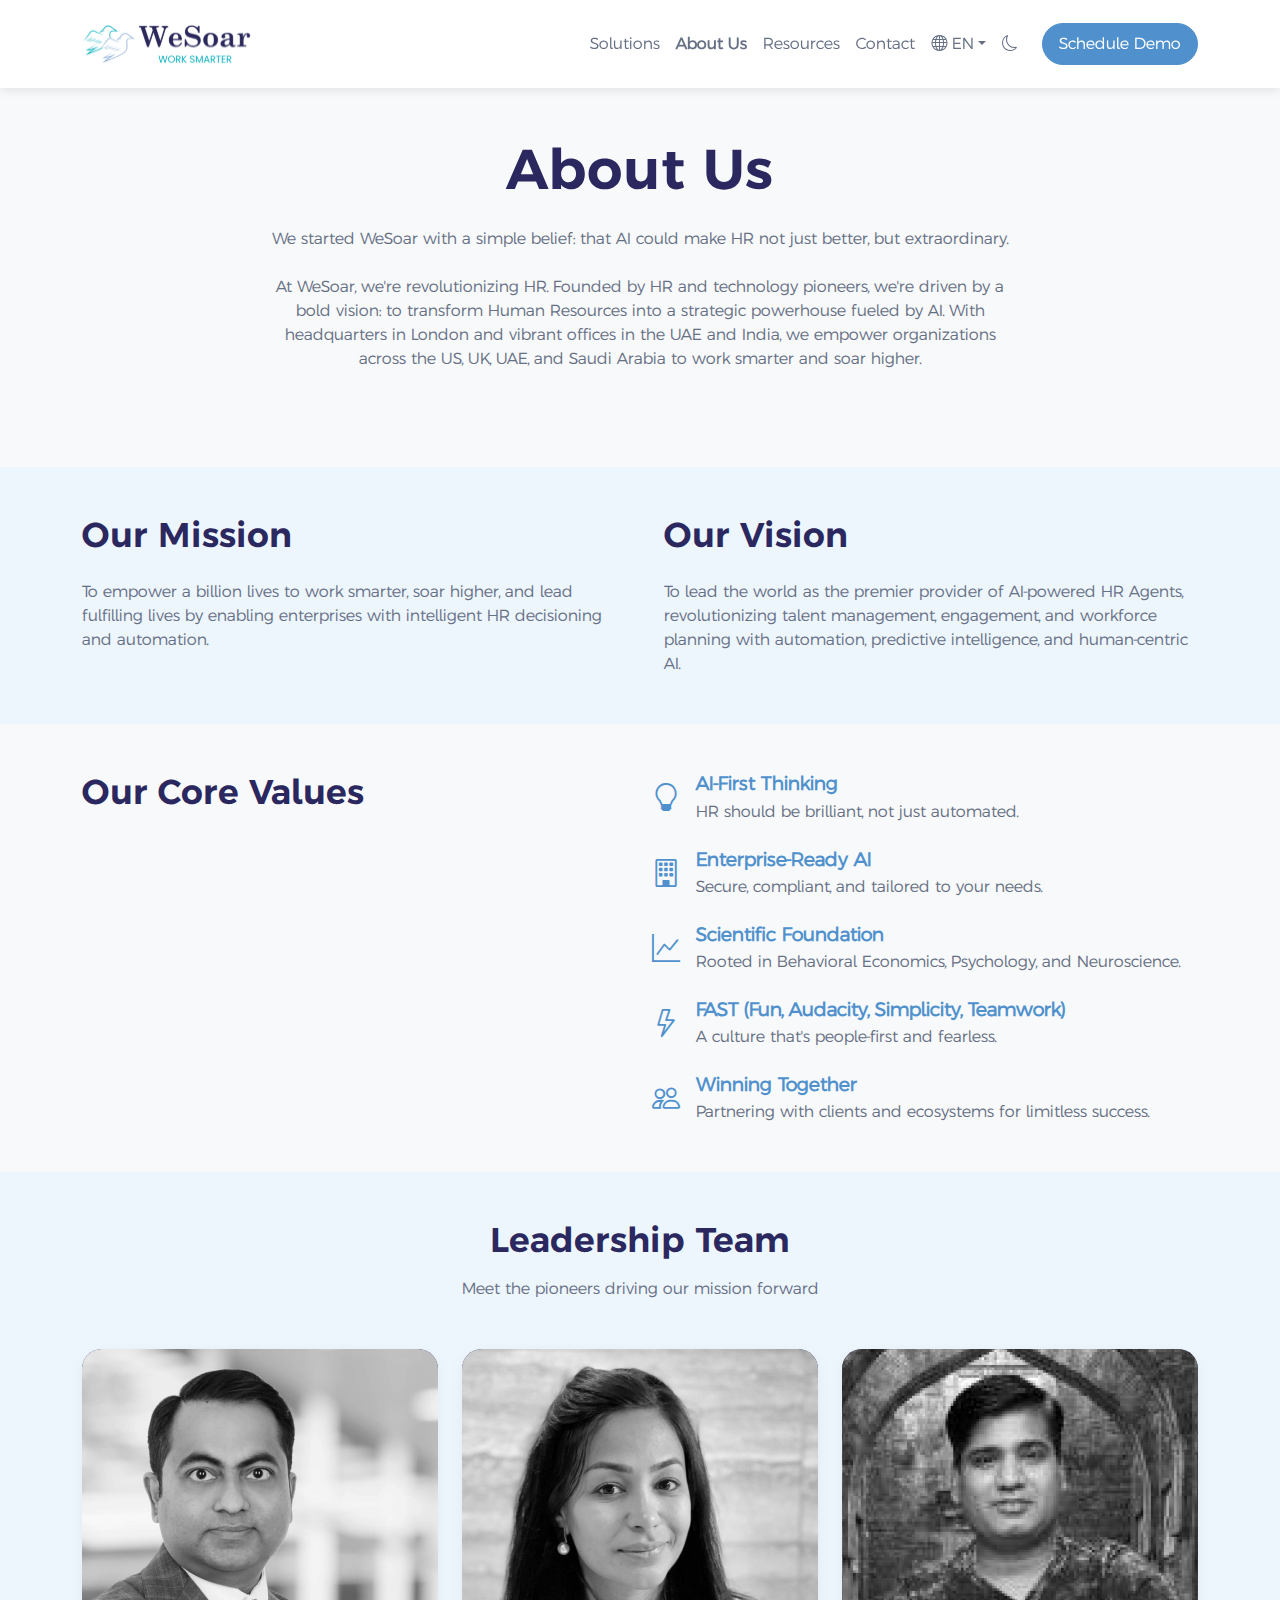
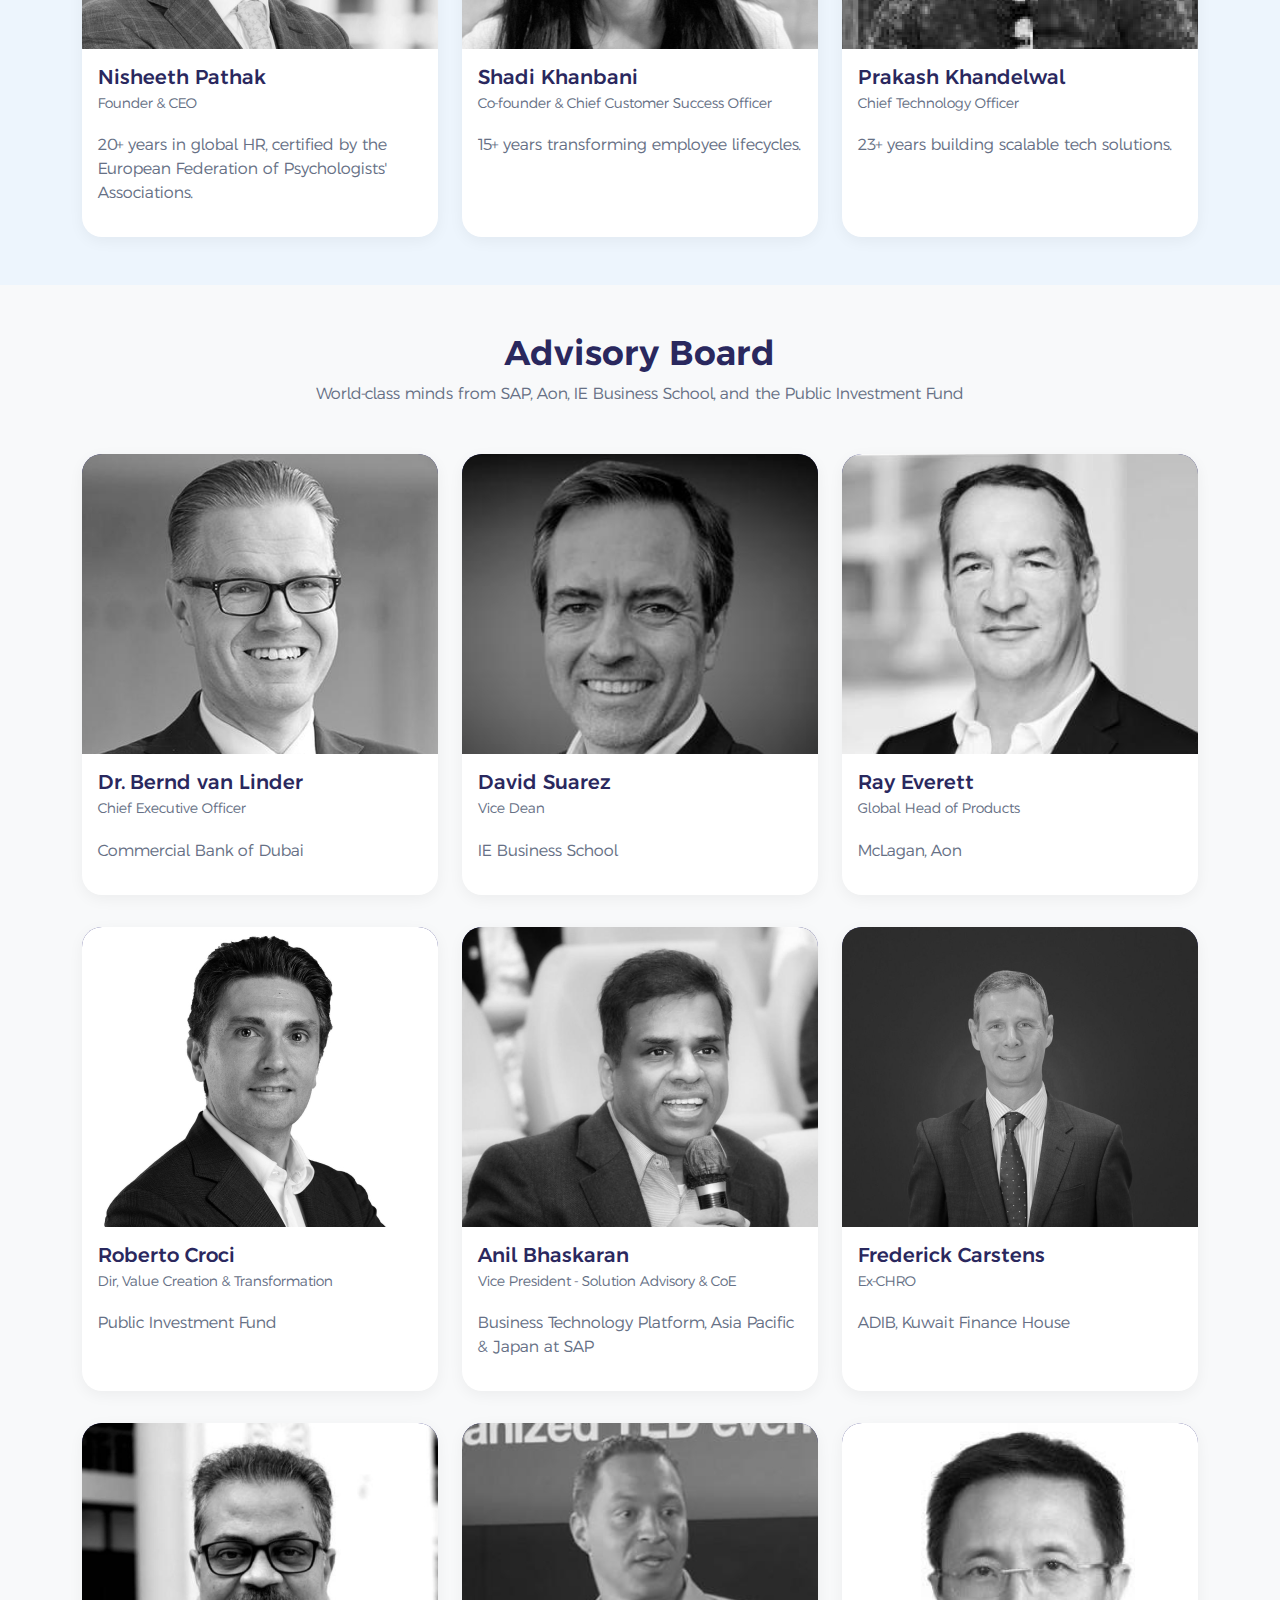
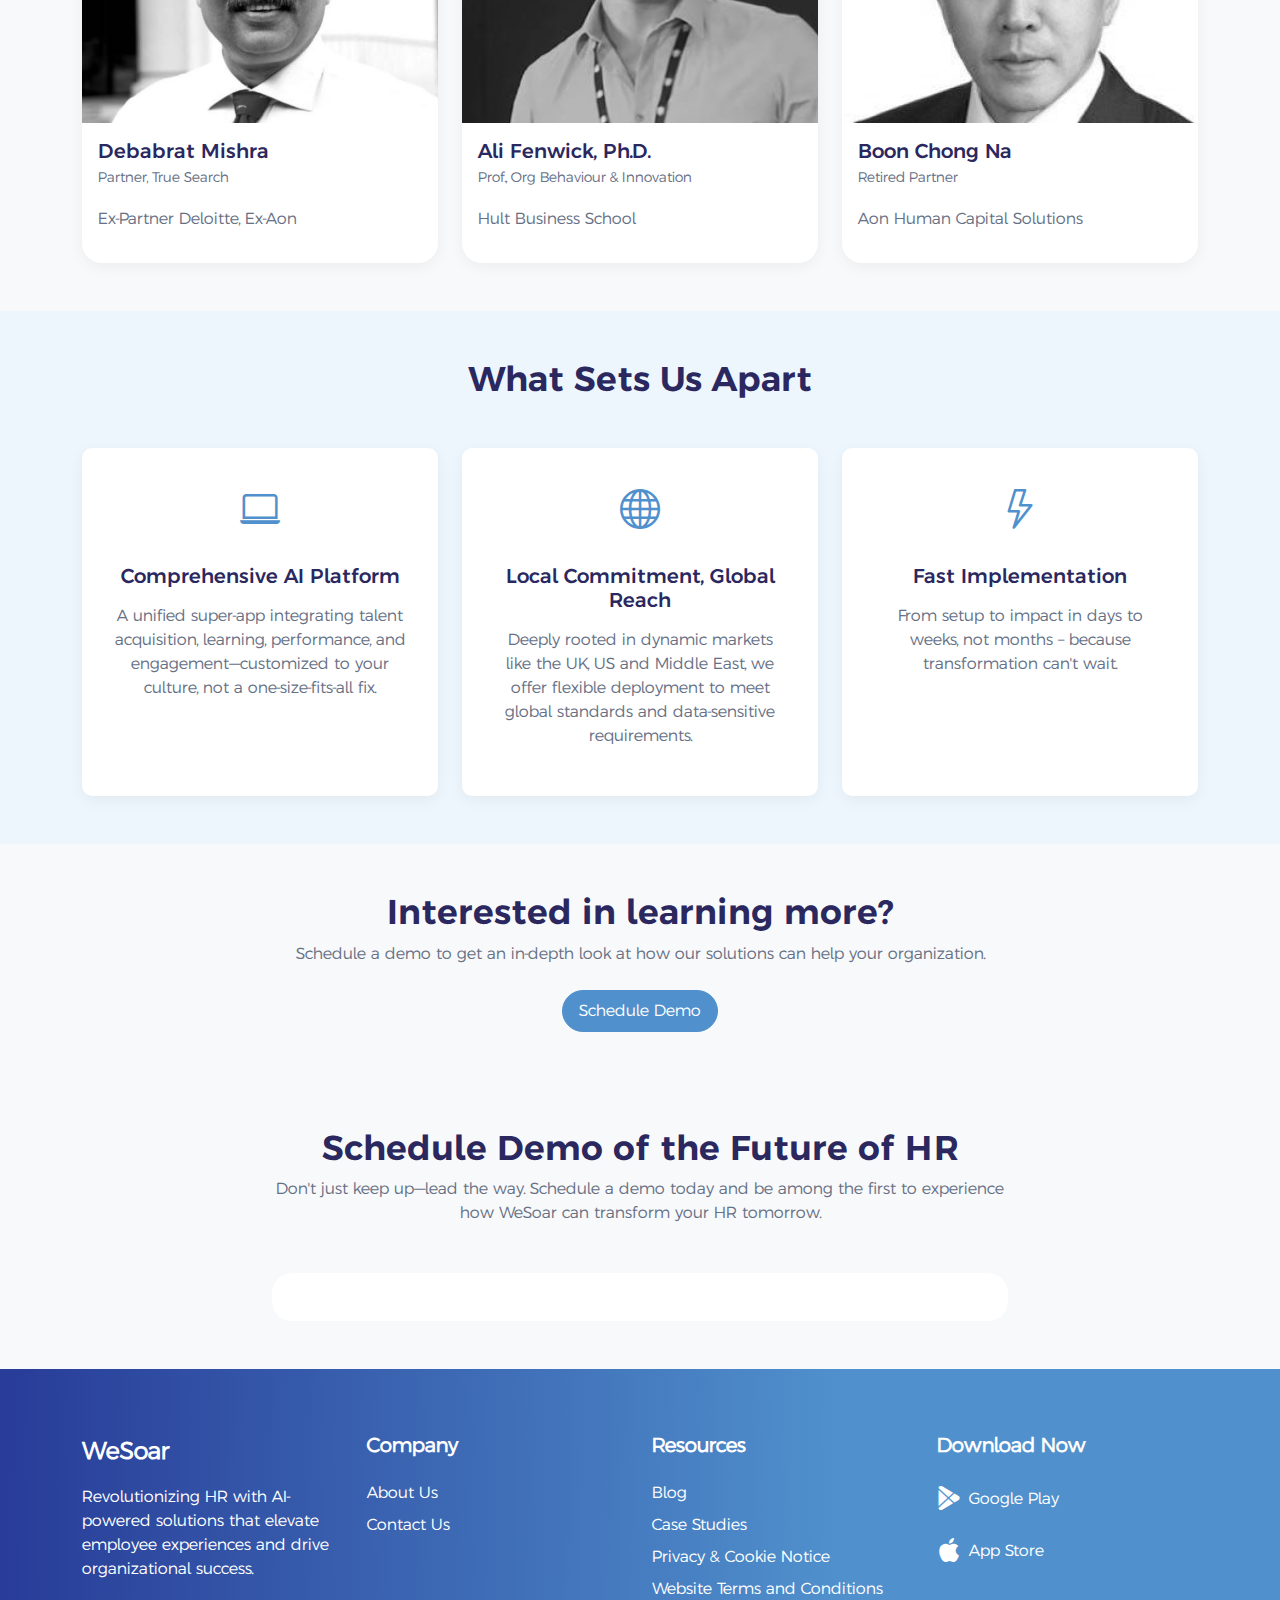
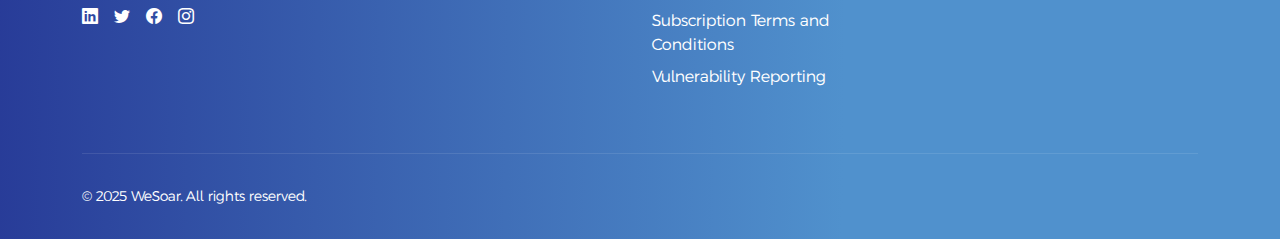
<file: about.html>
<!DOCTYPE html>
<html lang="en">
<head>
    <meta charset="UTF-8">
    <meta name="viewport" content="width=device-width, initial-scale=1.0">
    <title>About Us - WeSoar</title>
    <link href="https://cdn.jsdelivr.net/npm/bootstrap@5.3.0-alpha1/dist/css/bootstrap.min.css" rel="stylesheet">
    <link rel="stylesheet" href="https://cdn.jsdelivr.net/npm/bootstrap-icons@1.10.3/font/bootstrap-icons.css">
    <link rel="stylesheet" href="css/styles.css">
    
    <script charset="utf-8" type="text/javascript" src="https://js.hsforms.net/forms/embed/v2.js"></script>
</head>
<body>
    <!-- Navigation -->
    <nav class="navbar navbar-expand-lg sticky-top">
        <div class="container">
            <a class="navbar-brand" href="index.html">
                 <!-- Light (colored) logo -->
                <img src="./images/wesoar_logo.svg" alt="WeSoar Logo"  class="logo logo--light"/>
                <!-- Dark (white) logo -->
                <img src="./images/wesoar_logo_white.svg" alt="WeSoar Logo (White)" class="logo logo--dark"/>
            </a>
            <button class="navbar-toggler" type="button" data-bs-toggle="collapse" data-bs-target="#navbarNav" aria-controls="navbarNav" aria-expanded="false" aria-label="Toggle navigation">
                <span class="hamburger_iconbox">
                    <svg class="hamburger_icon" xmlns="http://www.w3.org/2000/svg" viewBox="0 0 30 30">
                        <path stroke-linecap="round" stroke-miterlimit="10" stroke-width="2" d="M1 7h28" />
                        <path stroke-linecap="round" stroke-miterlimit="10" stroke-width="2" d="M1 15h28" />
                        <path stroke-linecap="round" stroke-miterlimit="10" stroke-width="2" d="M1 23h28" />
                    </svg>
                </span>
            </button>
            <div class="collapse navbar-collapse" id="navbarNav">
                <ul class="navbar-nav ms-auto align-items-center">
                    <li class="nav-item">
                        <a class="nav-link" href="solutions.html" data-i18n="solutions">Solutions</a>
                    </li>
                    <li class="nav-item">
                        <a class="nav-link" href="about.html" data-i18n="aboutUs">About Us</a>
                    </li>
                    <li class="nav-item">
                        <a class="nav-link" href="resources.html" data-i18n="resources">Resources</a>
                    </li>
                    <li class="nav-item">
                        <a class="nav-link" href="contact.html" data-i18n="contact">Contact</a>
                    </li>
                    <li class="nav-item dropdown">
                        <a class="nav-link dropdown-toggle" href="#" id="languageDisplay" role="button" data-bs-toggle="dropdown" aria-expanded="false">
                            <i class="bi bi-globe"></i> EN
                        </a>
                        <ul class="dropdown-menu" aria-labelledby="languageDisplay">
                            <li><a class="dropdown-item language-item" href="#" data-lang="en">English</a></li>
                            <li><a class="dropdown-item language-item" href="#" data-lang="ar">العربية</a></li>
                            <li><a class="dropdown-item language-item" href="#" data-lang="es">Español</a></li>
                        </ul>
                    </li>
                    <li class="nav-item">
                        <a class="nav-link theme-toggle" href="#"><i class="bi bi-moon"></i></a>
                    </li>
                    <li class="nav-item ms-lg-3">
                        <a class="btn btn-primary" href="#demo" data-i18n="scheduleDemo">Schedule Demo</a>
                    </li>
                </ul>
            </div>
        </div>
    </nav>

    <!-- Hero Section -->
    <section class="py-5 bg-light head_section">
        <div class="container">
            <h1 class="title_primary fw-bold text-center mb-4" data-i18n="aboutUsTitle">About Us</h1>
            <div class="row justify-content-center">
                <div class="col-lg-8">
                    <p class="paragraph_text2 text-center mb-4" data-i18n="aboutUsQuote">"We started WeSoar with a simple belief: that AI could make HR not just better, but extraordinary."</p>
                    <p class="paragraph_text2 text-center mb-5" data-i18n="aboutUsText">At WeSoar, we're revolutionizing HR. Founded by HR and technology pioneers, we're driven by a bold vision: to transform Human Resources into a strategic powerhouse fueled by AI. With headquarters in London and vibrant offices in the UAE and India, we empower organizations across the US, UK, UAE, and Saudi Arabia to work smarter and soar higher.</p>
                </div>
            </div>
        </div>
    </section>

    <!-- Mission & Vision Section -->
    <section class="py-5">
        <div class="container">
            <div class="row g-5">
                <div class="col-md-6">
                    <h2 class="title_tertiary fw-bold mb-4" data-i18n="ourMission">Our Mission</h2>
                    <p class="paragraph_text mb-0" data-i18n="missionText">To empower a billion lives to work smarter, soar higher, and lead fulfilling lives by enabling enterprises with intelligent HR decisioning and automation.</p>
                </div>
                <div class="col-md-6">
                    <h2 class="title_tertiary fw-bold mb-4" data-i18n="ourVision">Our Vision</h2>
                    <p class="paragraph_text mb-0" data-i18n="visionPageText">To lead the world as the premier provider of AI-powered HR Agents, revolutionizing talent management, engagement, and workforce planning with automation, predictive intelligence, and human-centric AI.</p>
                </div>
            </div>
        </div>
    </section>

    <!-- Core Values Section -->
    <section class="py-5 bg-light">
        <div class="container">
            <div class="row">
                <div class="col-md-6">
                    <h2 class="title_secondary fw-bold mb-4" data-i18n="coreValues">Our Core Values</h2>
                </div>
                <div class="col-md-6">
                    <div class="d-flex align-items-center mb-4">
                        <div class="me-3 text-primary">
                            <i class="bi bi-lightbulb fs-3"></i>
                        </div>
                        <div>
                            <h3 class="text-primary1 fw-bold mb-1" data-i18n="aiFirstThinking">AI-First Thinking</h3>
                            <p class="mb-0" data-i18n="aiFirstThinkingText">HR should be brilliant, not just automated.</p>
                        </div>
                    </div>
                    
                    <div class="d-flex align-items-center mb-4">
                        <div class="me-3 text-primary">
                            <i class="bi bi-building fs-3"></i>
                        </div>
                        <div>
                            <h3 class="text-primary1 fw-bold mb-1" data-i18n="enterpriseReadyAI">Enterprise-Ready AI</h3>
                            <p class="mb-0" data-i18n="enterpriseReadyAIText">Secure, compliant, and tailored to your needs.</p>
                        </div>
                    </div>
                    
                    <div class="d-flex align-items-center mb-4">
                        <div class="me-3 text-primary">
                            <i class="bi bi-graph-up fs-3"></i>
                        </div>
                        <div>
                            <h3 class="text-primary1 fw-bold mb-1" data-i18n="scientificFoundation">Scientific Foundation</h3>
                            <p class="mb-0" data-i18n="scientificFoundationText">Rooted in Behavioral Economics, Psychology, and Neuroscience.</p>
                        </div>
                    </div>
                    
                    <div class="d-flex align-items-center mb-4">
                        <div class="me-3 text-primary">
                            <i class="bi bi-lightning fs-3"></i>
                        </div>
                        <div>
                            <h3 class="text-primary1 fw-bold mb-1" data-i18n="fastValues">FAST (Fun, Audacity, Simplicity, Teamwork)</h3>
                            <p class="mb-0" data-i18n="fastValuesText">A culture that's people-first and fearless.</p>
                        </div>
                    </div>
                    
                    <div class="d-flex align-items-center">
                        <div class="me-3 text-primary">
                            <i class="bi bi-people fs-3"></i>
                        </div>
                        <div>
                            <h3 class="text-primary1 fw-bold mb-1" data-i18n="winningTogether">Winning Together</h3>
                            <p class="mb-0" data-i18n="winningTogetherText">Partnering with clients and ecosystems for limitless success.</p>
                        </div>
                    </div>
                </div>
            </div>
        </div>
    </section>

    <!-- Leadership Team Section -->
    <section class="py-5">
        <div class="container">
            <h2 class="title_tertiary fw-bold mb-3 text-center" data-i18n="leadershipTeam">Leadership Team</h2>
            <p class="paragraph_text text-center mb-5" data-i18n="leadershipSubtitle">Meet the pioneers driving our mission forward</p>
            
            <div class="row g-4">
                <!-- Nisheeth Pathak -->
                <div class="col-md-4">
                    <div class="card h-100 border-0 team-card">
                        <div class="card-img-top team-img-container">
                            <img src="images/about/grayscale/nisheeth-pathak.jpg" alt="Nisheeth Pathak" class="img-fluid">
                        </div>
                        <div class="card-body">
                            <h3 class="card_title h4 mb-1" data-i18n="nisheethPathakName">Nisheeth Pathak</h3>
                            <p class="profile_title" data-i18n="nisheethPathakTitle">Founder & CEO</p>
                            <p class="paragraph_text2" data-i18n="nisheethPathakDesc">20+ years in global HR, certified by the European Federation of Psychologists' Associations.</p>
                        </div>
                    </div>
                </div>
                
                <!-- Shadi Khanbani -->
                <div class="col-md-4">
                    <div class="card h-100 border-0 team-card">
                        <div class="card-img-top team-img-container">
                            <img src="images/about/grayscale/shadi-khanbani.jpg" alt="Shadi Khanbani" class="img-fluid">
                        </div>
                        <div class="card-body">
                            <h3 class="card_title h4 mb-1" data-i18n="shadiName">Shadi Khanbani</h3>
                            <p class="profile_title" data-i18n="shadiTitle">Co-founder & Chief Customer Success Officer</p>
                            <p class="paragraph_text2 " data-i18n="shadiDesc">15+ years transforming employee lifecycles.</p>
                        </div>
                    </div>
                </div>
                
                <!-- Prakash Khandelwal -->
                <div class="col-md-4">
                    <div class="card h-100 border-0 team-card">
                        <div class="card-img-top team-img-container">
                            <img src="images/about/grayscale/prakash-khandelwal.jpg" alt="Prakash Khandelwal" class="img-fluid">
                        </div>
                        <div class="card-body">
                            <h3 class="card_title h4 mb-1" data-i18n="prakashName">Prakash Khandelwal</h3>
                            <p class="profile_title" data-i18n="prakashTitle">Chief Technology Officer</p>
                            <p class="paragraph_text2 " data-i18n="prakashDesc">23+ years building scalable tech solutions.</p>
                        </div>
                    </div>
                </div>
            </div>
        </div>
    </section>    <!-- Advisory Board Section -->
    <section class="py-5 bg-light">
        <div class="container">
            <h2 class="title_secondary fw-bold mb-2 text-center" data-i18n="advisoryBoard">Advisory Board</h2>
            <p class="paragraph_text2  text-center mb-5" data-i18n="advisoryBoardSubtitle">World-class minds from SAP, Aon, IE Business School, and the Public Investment Fund</p>
            
            <div class="row g-4">
                <!-- Dr. Bernd van Linder -->
                <div class="col-md-4">
                    <div class="card h-100 border-0 team-card">
                        <div class="card-img-top team-img-container">
                            <img src="images/about/grayscale/bernd-van-linder.jpg" alt="Dr. Bernd van Linder" class="img-fluid">
                        </div>
                        <div class="card-body">
                            <h3 class="card_title h4 mb-1" data-i18n="berndName">Dr. Bernd van Linder</h3>
                            <p class="profile_title" data-i18n="berndTitle">Chief Executive Officer</p>
                            <p class="paragraph_text2 " data-i18n="berndDesc">Commercial Bank of Dubai</p>
                        </div>
                    </div>
                </div>
                
                <!-- David Suarez -->
                <div class="col-md-4">
                    <div class="card h-100 border-0 team-card">
                        <div class="card-img-top team-img-container">
                            <img src="images/about/grayscale/david-suarez.jpg" alt="David Suarez" class="img-fluid">
                        </div>
                        <div class="card-body">
                            <h3 class="card_title h4 mb-1" data-i18n="davidName">David Suarez</h3>
                            <p class="profile_title" data-i18n="davidTitle">Vice Dean</p>
                            <p class="paragraph_text2 " data-i18n="davidDesc">IE Business School</p>
                        </div>
                    </div>
                </div>
                
                <!-- Ray Everett -->
                <div class="col-md-4">
                    <div class="card h-100 border-0 team-card">
                        <div class="card-img-top team-img-container">
                            <img src="images/about/grayscale/ray-everett.jpg" alt="Ray Everett" class="img-fluid">
                        </div>
                        <div class="card-body">
                            <h3 class="card_title h4 mb-1" data-i18n="rayName">Ray Everett</h3>
                            <p class="profile_title" data-i18n="rayTitle">Global Head of Products</p>
                            <p class="paragraph_text2 " data-i18n="rayDesc">McLagan, Aon</p>
                        </div>
                    </div>
                </div>
            </div>
            
            <div class="row g-4 mt-2">
                <!-- Roberto Croci -->
                <div class="col-md-4">
                    <div class="card h-100 border-0 team-card">
                        <div class="card-img-top team-img-container">
                            <img src="images/about/grayscale/roberto-croci.jpg" alt="Roberto Croci" class="img-fluid">
                        </div>
                        <div class="card-body">
                            <h3 class="card_title h4 mb-1" data-i18n="robertoName">Roberto Croci</h3>
                            <p class="profile_title" data-i18n="robertoTitle">Dir, Value Creation & Transformation</p>
                            <p class="paragraph_text2 " data-i18n="robertoDesc">Public Investment Fund</p>
                        </div>
                    </div>
                </div>
                
                <!-- Anil Bhaskaran -->
                <div class="col-md-4">
                    <div class="card h-100 border-0 team-card">
                        <div class="card-img-top team-img-container">
                            <img src="images/about/grayscale/anil-bhaskaran.jpg" alt="Anil Bhaskaran" class="img-fluid">
                        </div>
                        <div class="card-body">
                            <h3 class="card_title h4 mb-1" data-i18n="anilName">Anil Bhaskaran</h3>
                            <p class="profile_title" data-i18n="anilTitle">Vice President - Solution Advisory & CoE</p>
                            <p class="paragraph_text2 " data-i18n="anilDesc">Business Technology Platform, Asia Pacific & Japan at SAP</p>
                        </div>
                    </div>
                </div>
                
                <!-- Frederick Carstens -->
                <div class="col-md-4">
                    <div class="card h-100 border-0 team-card">
                        <div class="card-img-top team-img-container">
                            <img src="images/about/grayscale/frederick-carstens.jpg" alt="Frederick Carstens" class="img-fluid">
                        </div>
                        <div class="card-body">
                            <h3 class="card_title h4 mb-1" data-i18n="frederickName">Frederick Carstens</h3>
                            <p class="profile_title" data-i18n="frederickTitle">Ex-CHRO</p>
                            <p class="paragraph_text2 " data-i18n="frederickDesc">ADIB, Kuwait Finance House</p>
                        </div>
                    </div>
                </div>
            </div>
            
            <div class="row g-4 mt-2">
                <!-- Debabrat Mishra -->
                <div class="col-md-4">
                    <div class="card h-100 border-0 team-card">
                        <div class="card-img-top team-img-container">
                            <img src="images/about/grayscale/debabrat-mishra.jpg" alt="Debabrat Mishra" class="img-fluid">
                        </div>
                        <div class="card-body">
                            <h3 class="card_title h4 mb-1" data-i18n="debabratName">Debabrat Mishra</h3>
                            <p class="profile_title" data-i18n="debabratTitle">Partner, True Search</p>
                            <p class="paragraph_text2 " data-i18n="debabratDesc">Ex-Partner Deloitte, Ex-Aon</p>
                        </div>
                    </div>
                </div>
                
                <!-- Ali Fenwick -->
                <div class="col-md-4">
                    <div class="card h-100 border-0 team-card">
                        <div class="card-img-top team-img-container">
                            <img src="images/about/grayscale/ali-fenwick.jpg" alt="Ali Fenwick, Ph.D." class="img-fluid">
                        </div>
                        <div class="card-body">
                            <h3 class="card_title h4 mb-1" data-i18n="aliName">Ali Fenwick, Ph.D.</h3>
                            <p class="profile_title" data-i18n="aliTitle">Prof., Org Behaviour & Innovation</p>
                            <p class="paragraph_text2 " data-i18n="aliDesc">Hult Business School</p>
                        </div>
                    </div>
                </div>
                
                <!-- Boon Chong Na -->
                <div class="col-md-4">
                    <div class="card h-100 border-0 team-card">
                        <div class="card-img-top team-img-container">
                            <img src="images/about/grayscale/boon-chong-na.jpg" alt="Boon Chong Na" class="img-fluid">
                        </div>
                        <div class="card-body">
                            <h3 class="card_title h4 mb-1" data-i18n="boonName">Boon Chong Na</h3>
                            <p class="profile_title" data-i18n="boonTitle">Retired Partner</p>
                            <p class="paragraph_text2 " data-i18n="boonDesc">Aon Human Capital Solutions</p>
                        </div>
                    </div>
                </div>
            </div>
        </div>
    </section>

    <!-- What Sets Us Apart Section -->
    <section class="py-5">
        <div class="container">
            <h2 class="title_tertiary fw-bold mb-5 text-center" data-i18n="whatSet">What Sets Us Apart</h2>
            
            <div class="row g-4">
                <div class="col-md-4">
                    <div class="what-sets-us-apart-card text-center">
                        <div class="mb-4">
                            <i class="bi bi-laptop text-primary fs-1"></i>
                        </div>
                        <h3 class="card_title mb-3" data-i18n="whatTitle1">Comprehensive AI Platform</h3>
                        <p data-i18n="whatDesc1">A unified super-app integrating talent acquisition, learning, performance, and engagement—customized to your culture, not a one-size-fits-all fix.</p>
                    </div>
                </div>
                
                <div class="col-md-4">
                    <div class="what-sets-us-apart-card text-center">
                        <div class="mb-4">
                            <i class="bi bi-globe text-primary fs-1"></i>
                        </div>
                        <h3 class="card_title mb-3" data-i18n="whatTitle2">Local Commitment, Global Reach</h3>
                        <p data-i18n="whatDesc2">Deeply rooted in dynamic markets like the UK, US and Middle East, we offer flexible deployment to meet global standards and data-sensitive requirements.</p>
                    </div>
                </div>
                
                <div class="col-md-4">
                    <div class="what-sets-us-apart-card text-center">
                        <div class="mb-4">
                            <i class="bi bi-lightning text-primary fs-1"></i>
                        </div>
                        <h3 class="card_title mb-3" data-i18n="whatTitle3">Fast Implementation</h3>
                        <p data-i18n="whatDesc3">From setup to impact in days to weeks, not months – because transformation can't wait.</p>
                    </div>
                </div>
            </div>
        </div>
    </section>

    <!-- Interested in Learning More Section -->
    <section class="py-5 bg-light">
        <div class="container text-center">
            <h2 class="title_secondary fw-bold mb-2" data-i18n="interestedLearning">Interested in learning more?</h2>
            <p class="mb-4" data-i18n="interestedText">Schedule a demo to get an in-depth look at how our solutions can help your organization.</p>
            <a href="#demo" class="btn btn-primary" data-i18n="scheduleDemo">Schedule Demo</a>
        </div>
    </section>

  <!-- Schedule Demo Section -->
    <section id="demo" class="py-5 bg-secondary">
        <div class="container">
            <div class="row justify-content-center text-center">
                <div class="col-lg-8">
                    <h2 class="title_secondary fw-bold" data-i18n="formTitle">Schedule Demo of the Future of HR</h2>
                    <p class="lead paragraph_text2 mb-5" data-i18n="formText">Don't just keep up—lead the way. Schedule a demo today and be among the first to experience how WeSoar can transform your HR tomorrow.</p>
                    
                    <div id="hubspotFormContainer"></div>

                </div>
            </div>
        </div>
    </section>

    <!-- Footer -->
    <footer class="background_gradient">
        <div class="container">
            <div class="row gy-4 mb-5">
                <div class="col-lg-3 col-md-6">
                    <div class="mb-4">
                        <div class="text-xl fw-bold mb-3">WeSoar</div>
                        <p class="mb-4" data-i18n="wesoarText">
                            Revolutionizing HR with AI-powered solutions that elevate employee experiences and drive organizational success.
                        </p>
                        <div class="d-flex gap-3">
                            <a href="#" class="hover-white">
                                <i class="bi bi-linkedin"></i>
                            </a>
                            <a href="#" class="hover-white">
                                <i class="bi bi-twitter"></i>
                            </a>
                            <a href="#" class="hover-white">
                                <i class="bi bi-facebook"></i>
                            </a>
                            <a href="#" class="hover-white">
                                <i class="bi bi-instagram"></i>
                            </a>
                        </div>
                    </div>
                </div>
                
                <div class="col-lg-3 col-md-6">
                    <h3 class="fs-5 fw-semibold mb-4" data-i18n="company">Company</h3>
                    <ul class="list-unstyled">
                        <li class="mb-2"><a href="about.html" data-i18n="aboutUs">About Us</a></li>
                        <li class="mb-2"><a href="contact.html" data-i18n="contactUs">Contact Us</a></li>
                    </ul>
                </div>
                
                <div class="col-lg-3 col-md-6">
                    <h3 class="fs-5 fw-semibold mb-4" data-i18n="resources">Resources</h3>
                    <ul class="list-unstyled">
                        <li class="mb-2"><a href="resources.html" data-i18n="blog">Blog</a></li>
                        <li class="mb-2"><a href="#" data-i18n="caseStudies">Case Studies</a></li>
                        <li class="mb-2"><a href="privacy-policy.html" data-i18n="privacyNotice">Privacy & Cookie Notice</a></li>
                        <li class="mb-2"><a href="website-terms.html" data-i18n="websiteTerms">Website Terms and Conditions</a></li>
                        <li class="mb-2"><a href="subscription-terms.html" data-i18n="subscriptionTerms">Subscription Terms and Conditions</a></li>
                        <li class="mb-2"><a href="form.html" data-i18n="vulnerabilityReporting">Vulnerability Reporting</a></li>
                    </ul>
                </div>
                
                <div class="col-lg-3 col-md-6">
                    <h3 class="fs-5 fw-semibold mb-4" data-i18n="downloadNow">Download Now</h3>
                    <ul class="list-unstyled">
                        <li class="mb-3">
                            <a href="https://play.google.com/store/apps/details?id=com.app.wesoar" target="_blank" rel="noopener noreferrer" class="d-flex align-items-center">
                                <i class="bi bi-google-play me-2 fs-4"></i>
                                <span data-i18n="googlePlay">Google Play</span>
                            </a>
                        </li>
                        <li class="mb-3">
                            <a href="https://apps.apple.com/us/app/id1522828281" target="_blank" rel="noopener noreferrer" class="d-flex align-items-center">
                                <i class="bi bi-apple me-2 fs-4"></i>
                                <span data-i18n="appStore">App Store</span>
                            </a>
                        </li>
                    </ul>
                </div>
            </div>
            
            <div class="footer-bottom">
                <div class="d-flex flex-column flex-md-row justify-content-between align-items-center">
                    <div class="mb-3 mb-md-0">
                        <p class="small mb-0" data-i18n="copyright">
                            © 2025 WeSoar. All rights reserved.
                            <a href="admin/login.html" class="opacity-50 ms-1" style="font-size: 0.7rem;" aria-label="Admin login">•</a>
                        </p>
                    </div>
                </div>
            </div>
        </div>
    </footer>

    <script>
        // Ensure the script is fully loaded before initializing the form
        window.onload = function() {
            if (typeof hbspt !== 'undefined') {
                hbspt.forms.create({
                    portalId: "8090367", // Your HubSpot portal ID
                    formId: "134b06cb-6685-48d9-8bbf-3e3d72abdc26", // Your HubSpot form ID
                    region: "na1", // Region (for North America)
                    target: '#hubspotFormContainer' // This ensures the form is inserted in the div with the ID hubspotFormContainer
                });
            } else {
                console.error("HubSpot forms script not loaded properly.");
            }
        };
    </script>
    <!-- Bootstrap JS -->
    <script src="https://cdn.jsdelivr.net/npm/bootstrap@5.3.0-alpha1/dist/js/bootstrap.bundle.min.js"></script>
    <!-- Custom JS -->
    <script src="js/main.js"></script>
</body>
</html>
</file>
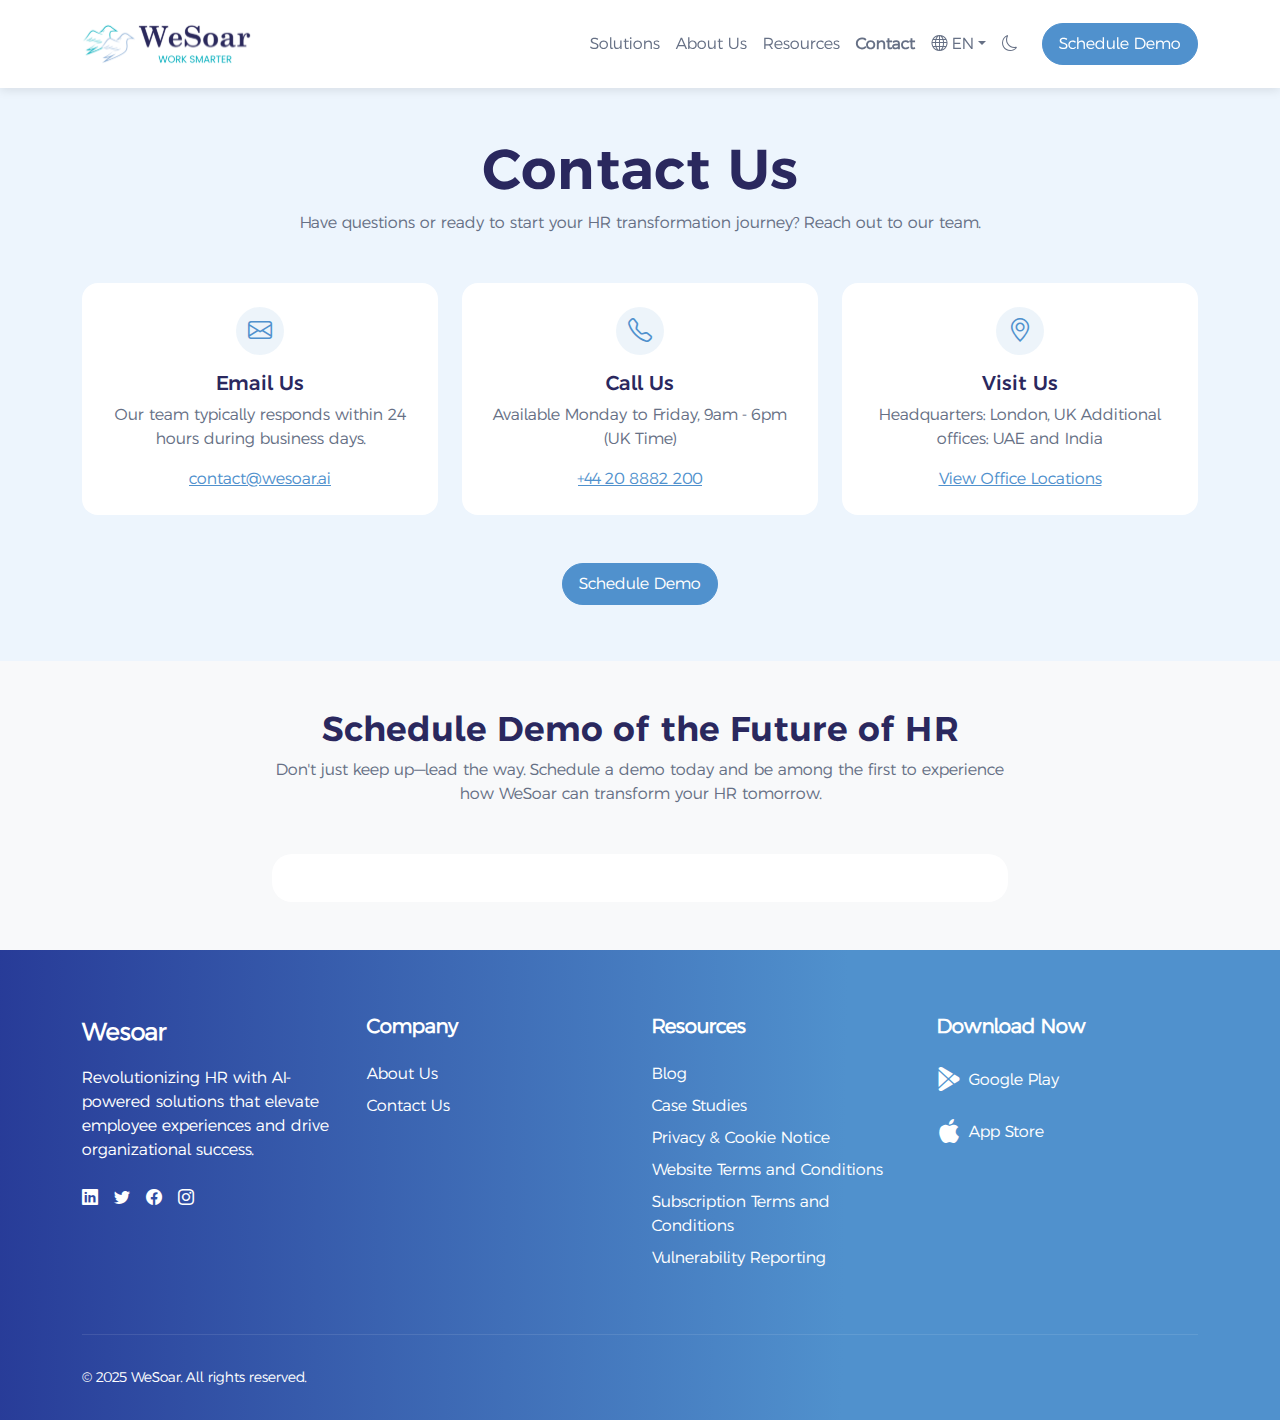
<file: contact.html>
<!DOCTYPE html>
<html lang="en">
<head>
    <meta charset="UTF-8">
    <meta name="viewport" content="width=device-width, initial-scale=1.0">
    <title>WeSoar - Contact Us</title>
    
    <!-- Bootstrap CSS -->
    <link href="https://cdn.jsdelivr.net/npm/bootstrap@5.3.0-alpha1/dist/css/bootstrap.min.css" rel="stylesheet">
    
    <!-- Bootstrap Icons -->
    <link rel="stylesheet" href="https://cdn.jsdelivr.net/npm/bootstrap-icons@1.10.0/font/bootstrap-icons.css">
    
    <!-- Font Awesome -->
    <link rel="stylesheet" href="https://cdnjs.cloudflare.com/ajax/libs/font-awesome/6.4.0/css/all.min.css">
    
    <!-- Google Fonts -->
    <link href="https://fonts.googleapis.com/css2?family=Inter:wght@400;500;600;700&display=swap" rel="stylesheet">
    
    <!-- Custom CSS -->
    <link rel="stylesheet" href="css/styles.css">

    
    <script charset="utf-8" type="text/javascript" src="https://js.hsforms.net/forms/embed/v2.js"></script>
</head>
<body>
    <!-- Navigation -->
    <nav class="navbar navbar-expand-lg sticky-top">
        <div class="container">
            <a class="navbar-brand" href="index.html">
                 <!-- Light (colored) logo -->
                <img src="./images/wesoar_logo.svg" alt="WeSoar Logo"  class="logo logo--light"/>
                <!-- Dark (white) logo -->
                <img src="./images/wesoar_logo_white.svg" alt="WeSoar Logo (White)" class="logo logo--dark"/>
            </a>
            <button class="navbar-toggler" type="button" data-bs-toggle="collapse" data-bs-target="#navbarNav" aria-controls="navbarNav" aria-expanded="false" aria-label="Toggle navigation">
                <span class="hamburger_iconbox">
                    <svg class="hamburger_icon" xmlns="http://www.w3.org/2000/svg" viewBox="0 0 30 30">
                        <path stroke-linecap="round" stroke-miterlimit="10" stroke-width="2" d="M1 7h28" />
                        <path stroke-linecap="round" stroke-miterlimit="10" stroke-width="2" d="M1 15h28" />
                        <path stroke-linecap="round" stroke-miterlimit="10" stroke-width="2" d="M1 23h28" />
                    </svg>
                </span>
            </button>
            <div class="collapse navbar-collapse" id="navbarNav">
                <ul class="navbar-nav ms-auto align-items-center">
                    <li class="nav-item">
                        <a class="nav-link" href="solutions.html" data-i18n="solutions">Solutions</a>
                    </li>
                    <li class="nav-item">
                        <a class="nav-link" href="about.html" data-i18n="aboutUs">About Us</a>
                    </li>
                    <li class="nav-item">
                        <a class="nav-link" href="resources.html" data-i18n="resources">Resources</a>
                    </li>
                    <li class="nav-item">
                        <a class="nav-link" href="contact.html" data-i18n="contact">Contact</a>
                    </li>
                    <li class="nav-item dropdown">
                        <a class="nav-link dropdown-toggle" href="#" id="languageDisplay" role="button" data-bs-toggle="dropdown" aria-expanded="false">
                            <i class="bi bi-globe"></i> EN
                        </a>
                        <ul class="dropdown-menu" aria-labelledby="languageDisplay">
                            <li><a class="dropdown-item language-item" href="#" data-lang="en">English</a></li>
                            <li><a class="dropdown-item language-item" href="#" data-lang="ar">العربية</a></li>
                            <li><a class="dropdown-item language-item" href="#" data-lang="es">Español</a></li>
                        </ul>
                    </li>
                    <li class="nav-item">
                        <a class="nav-link theme-toggle" href="#"><i class="bi bi-moon"></i></a>
                    </li>
                    <li class="nav-item ms-lg-3">
                        <a class="btn btn-primary" href="#demo" data-i18n="scheduleDemo">Schedule Demo</a>
                    </li>
                </ul>
            </div>
        </div>
    </nav>

    <!-- Contact Section -->
    <section class="py-5 py-lg-8">
        <div class="container">
            <div class="row justify-content-center mb-5">
                <div class="col-lg-8 text-center">
                    <h2 class="title_primary_light fw-bold" data-i18n="contactUs">Contact Us</h2>
                    <p class="lead paragraph_text mb-0" data-i18n="contactText">Have questions or ready to start your HR transformation journey? Reach out to our team.</p>
                </div>
            </div>
            
            <!-- Contact Methods -->
            <div class="row g-4 mb-5">
                <!-- Email Card -->
                <div class="col-md-4">
                    <div class="card h-100 border-0 rounded-4 text-center p-4">
                        <div class="text-primary mb-3 d-flex justify-content-center">
                            <div class="icon_box">
                                <i class="bi bi-envelope fs-4"></i>
                            </div>
                        </div>
                        <h3 class="contact_card_title mb-2" data-i18n="emailUs">Email Us</h3>
                        <p class="paragraph_text2 mb-3" data-i18n="emailText">Our team typically responds within 24 hours during business days.</p>
                        <a href="mailto:contact@wesoar.ai" class="text-primary fw-medium" data-i18n="emailId">contact@wesoar.ai</a>
                    </div>
                </div>
                
                <!-- Call Card -->
                <div class="col-md-4">
                    <div class="card h-100 border-0 rounded-4 text-center p-4">
                        <div class="text-primary mb-3 d-flex justify-content-center">
                            <div class="icon_box">
                                <i class="bi bi-telephone fs-4"></i>
                            </div>
                        </div>
                        <h3 class="contact_card_title mb-2" data-i18n="callUs">Call Us</h3>
                        <p class="paragraph_text2 mb-3" data-i18n="callTime">Available Monday to Friday, 9am - 6pm (UK Time).</p>
                        <a href="tel:+442008882000" class="text-primary fw-medium" data-i18n="callNumber">+44 20 0888 2000</a>
                    </div>
                </div>
                
                <!-- Visit Card -->
                <div class="col-md-4">
                    <div class="card h-100 border-0 rounded-4 text-center p-4">
                        <div class="text-primary mb-3 d-flex justify-content-center">
                            <div class="icon_box">
                                <i class="bi bi-geo-alt fs-4"></i>
                            </div>
                        </div>
                        <h3 class="contact_card_title mb-2" data-i18n="visitUs">Visit Us</h3>
                        <p class="paragraph_text2 mb-3" data-i18n="visiteText">Headquarters: London, UK<br>Additional offices: UAE and India</p>
                        <a href="./map.html" class="text-primary fw-medium" data-i18n="viewOfficeLocations">
                            View Office Locations
                        </a>
                    </div>
                </div>
            </div>
            
            <!-- Action Buttons -->
            <div class="text-center mt-4">
<!--                <a href="#support" class="btn btn-outline me-2 mb-2" data-i18n="supportCenter">-->
<!--                    <i class="bi bi-question-circle me-2"></i> Support Center-->
<!--                </a>-->
                <a href="#demo" class="btn btn-primary  mb-2" data-i18n="scheduleDemo">
                    <i class="bi bi-calendar me-2"></i> Schedule Demo
                </a>
                
            </div>
        </div>
    </section>

    <!-- Schedule Demo Section -->
    <section id="demo" class="py-5 bg-secondary">
        <div class="container">
            <div class="row justify-content-center text-center">
                <div class="col-lg-8">
                    <h2 class="title_secondary fw-bold" data-i18n="formTitle">Schedule Demo of the Future of HR</h2>
                    <p class="lead paragraph_text2 mb-5" data-i18n="formText">Don't just keep up—lead the way. Schedule a demo today and be among the first to experience how WeSoar can transform your HR tomorrow.</p>
                    
                    <div id="hubspotFormContainer"></div>

                </div>
            </div>
        </div>
    </section>

    <!-- Footer -->
    <footer class="background_gradient">
        <div class="container">
            <div class="row gy-4 mb-5">
                <div class="col-lg-3 col-md-6">
                    <div class="mb-4">
                        <div class="text-xl fw-bold mb-3" data-i18n="wesoarTitle">WeSoar</div>
                        <p class="mb-4" data-i18n="wesoarText">
                            Revolutionizing HR with AI-powered solutions that elevate employee experiences and drive organizational success.
                        </p>
                        <div class="d-flex gap-3">
                            <a href="#" class="hover-white">
                                <i class="bi bi-linkedin"></i>
                            </a>
                            <a href="#" class="hover-white">
                                <i class="bi bi-twitter"></i>
                            </a>
                            <a href="#" class="hover-white">
                                <i class="bi bi-facebook"></i>
                            </a>
                            <a href="#" class="hover-white">
                                <i class="bi bi-instagram"></i>
                            </a>
                        </div>
                    </div>
                </div>

                <div class="col-lg-3 col-md-6">
                    <h3 class="fs-5 fw-semibold mb-4" data-i18n="company">Company</h3>
                    <ul class="list-unstyled">
                        <li class="mb-2"><a href="about.html" data-i18n="aboutUs">About Us</a></li>
                        <li class="mb-2"><a href="contact.html" data-i18n="contactUs">Contact Us</a></li>
                    </ul>
                </div>

                <div class="col-lg-3 col-md-6">
                    <h3 class="fs-5 fw-semibold mb-4" data-i18n="resources">Resources</h3>
                    <ul class="list-unstyled">
                        <li class="mb-2"><a href="resources.html" data-i18n="blog">Blog</a></li>
                        <li class="mb-2"><a href="#" data-i18n="caseStudies">Case Studies</a></li>
                        <li class="mb-2"><a href="privacy-policy.html" data-i18n="privacyNotice">Privacy & Cookie Notice</a></li>
                        <li class="mb-2"><a href="website-terms.html" data-i18n="websiteTerms">Website Terms and Conditions</a></li>
                        <li class="mb-2"><a href="subscription-terms.html" data-i18n="subscriptionTermsTitle">Subscription Terms and Conditions</a></li>
                        <li class="mb-2"><a href="form.html" data-i18n="vulnerabilityReporting">Vulnerability Reporting</a></li>
                    </ul>
                </div>
                
                <div class="col-lg-3 col-md-6">
                    <h3 class="fs-5 fw-semibold mb-4" data-i18n="downloadNow">Download Now</h3>
                    <ul class="list-unstyled">
                        <li class="mb-3">
                            <a href="https://play.google.com/store/apps/details?id=com.app.wesoar" target="_blank" rel="noopener noreferrer" class="d-flex align-items-center">
                                <i class="bi bi-google-play me-2 fs-4"></i>
                                <span data-i18n="googlePlay">Google Play</span>
                            </a>
                        </li>
                        <li class="mb-3">
                            <a href="https://apps.apple.com/us/app/id1522828281" target="_blank" rel="noopener noreferrer" class="d-flex align-items-center">
                                <i class="bi bi-apple me-2 fs-4"></i>
                                <span data-i18n="appStore">App Store</span>
                            </a>
                        </li>
                    </ul>
                </div>
            </div>
            
            <div class="footer-bottom">
                <div class="d-flex flex-column flex-md-row justify-content-between align-items-center">
                    <div class="mb-3 mb-md-0">
                        <p class="small mb-0" data-i18n="copyright">
                            © 2025 WeSoar. All rights reserved.
                            <a href="admin/login.html" class="opacity-50 ms-1" style="font-size: 0.7rem;" aria-label="Admin login">•</a>
                        </p>
                    </div>
                </div>
            </div>
        </div>
    </footer>

    <script>
        // Ensure the script is fully loaded before initializing the form
        window.onload = function() {
            if (typeof hbspt !== 'undefined') {
                hbspt.forms.create({
                    portalId: "8090367", // Your HubSpot portal ID
                    formId: "134b06cb-6685-48d9-8bbf-3e3d72abdc26", // Your HubSpot form ID
                    region: "na1", // Region (for North America)
                    target: '#hubspotFormContainer' // This ensures the form is inserted in the div with the ID hubspotFormContainer
                });
            } else {
                console.error("HubSpot forms script not loaded properly.");
            }
        };
    </script>

    <!-- Bootstrap JS -->
    <script src="https://cdn.jsdelivr.net/npm/bootstrap@5.3.0-alpha1/dist/js/bootstrap.bundle.min.js"></script>
    <!-- Custom JS -->
    <script src="js/main.js"></script>
</body>
</html>
</file>
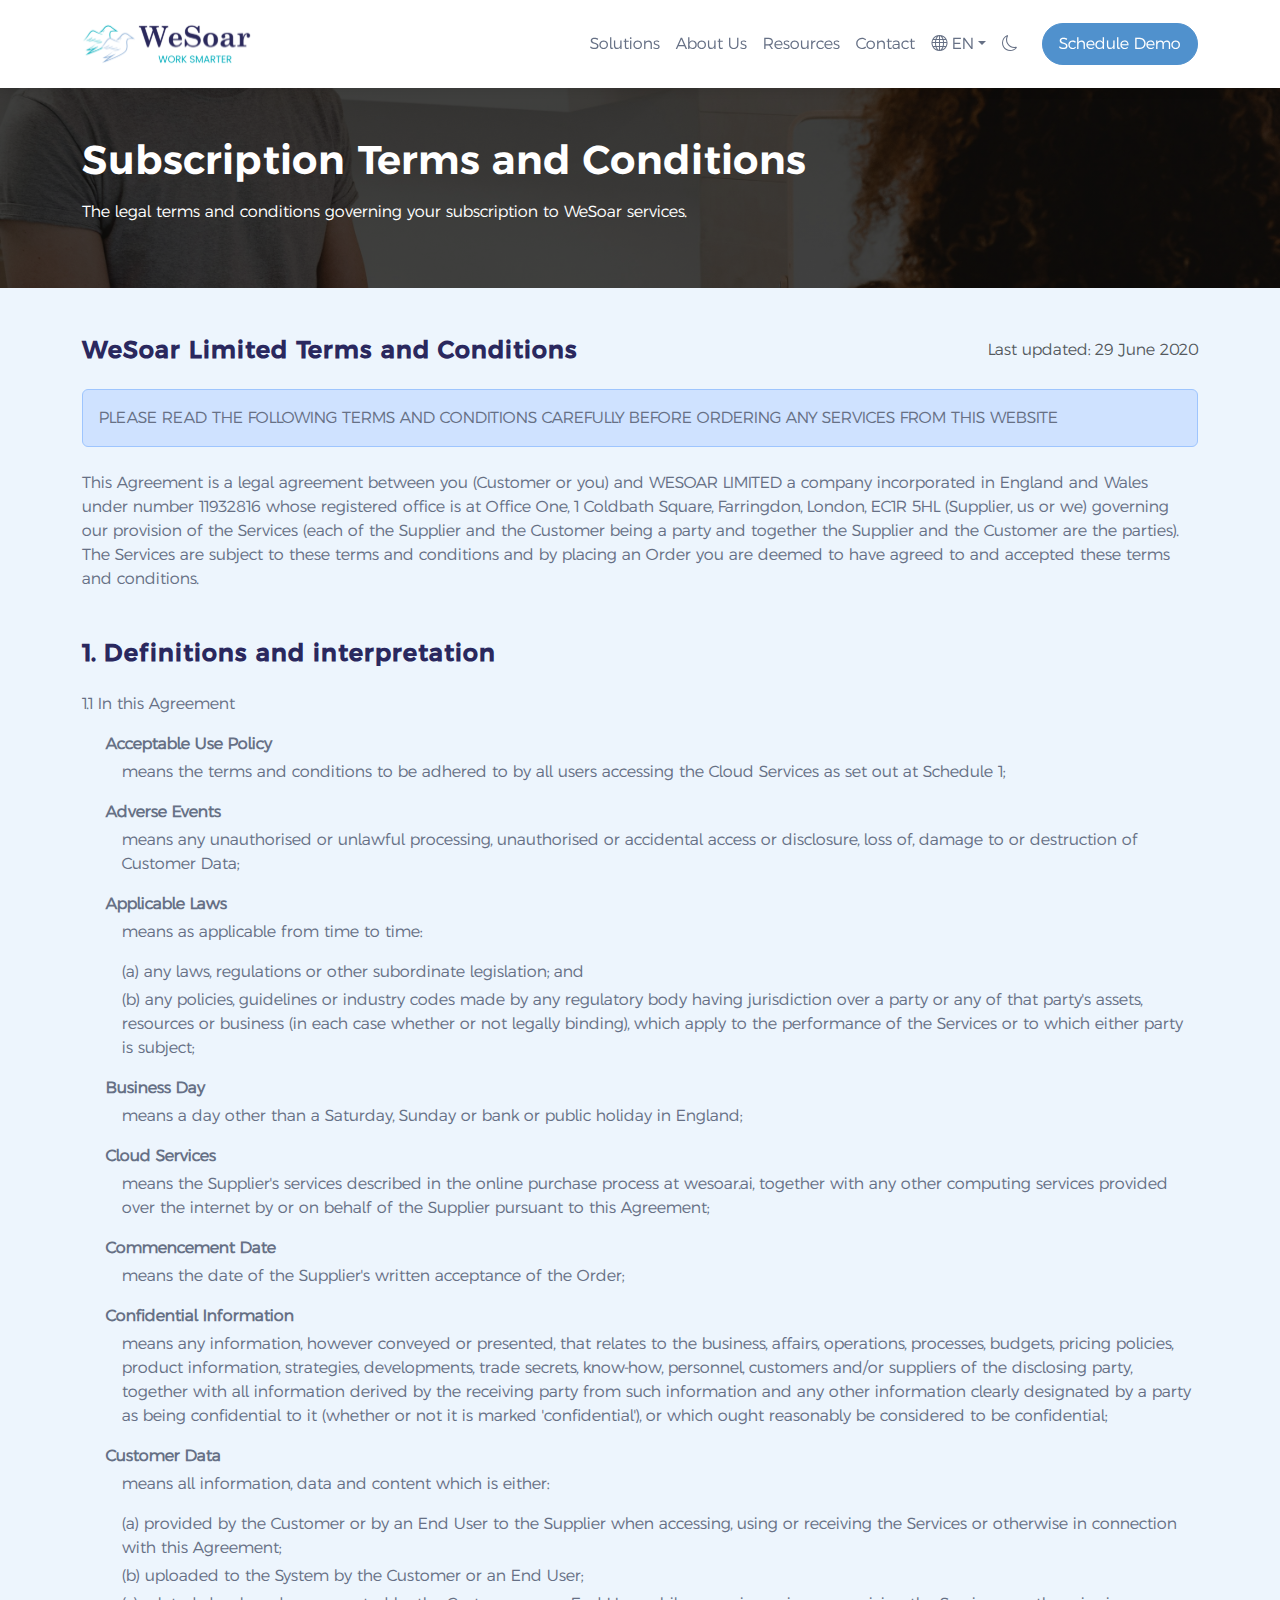
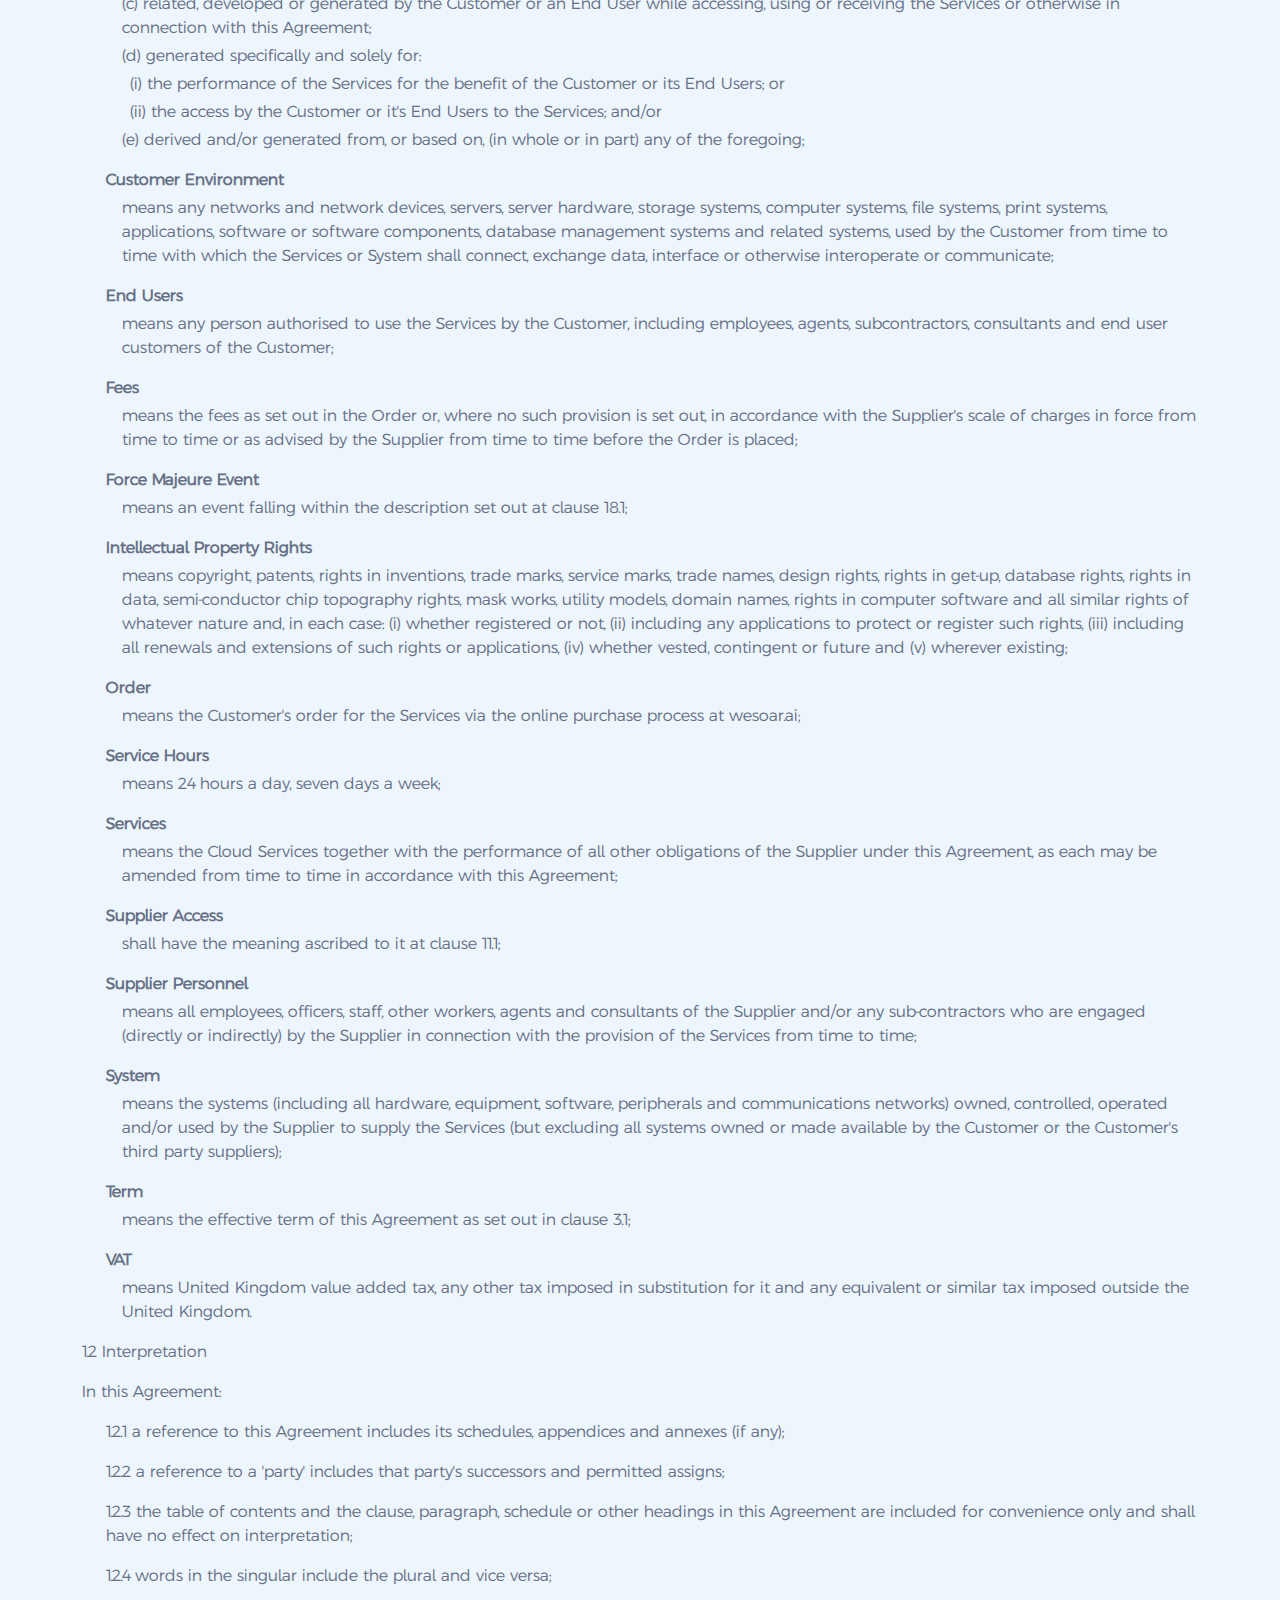
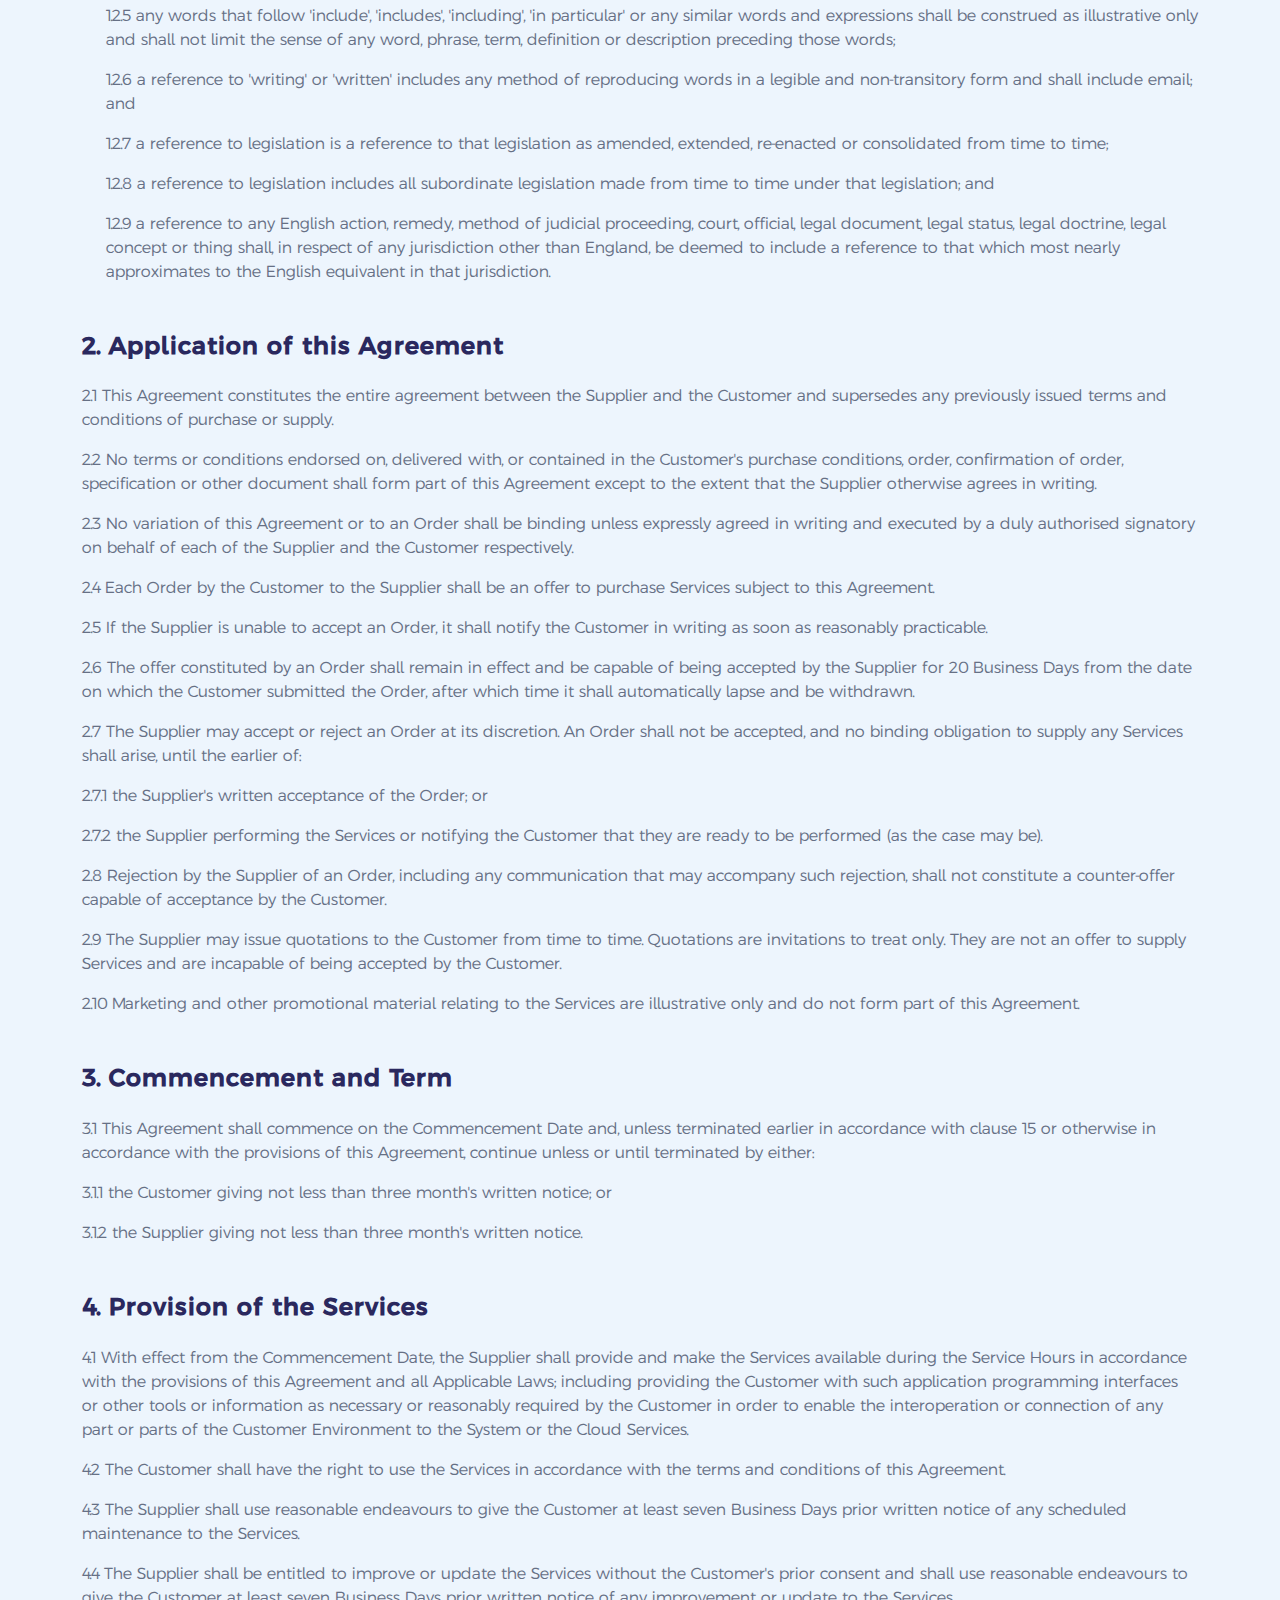
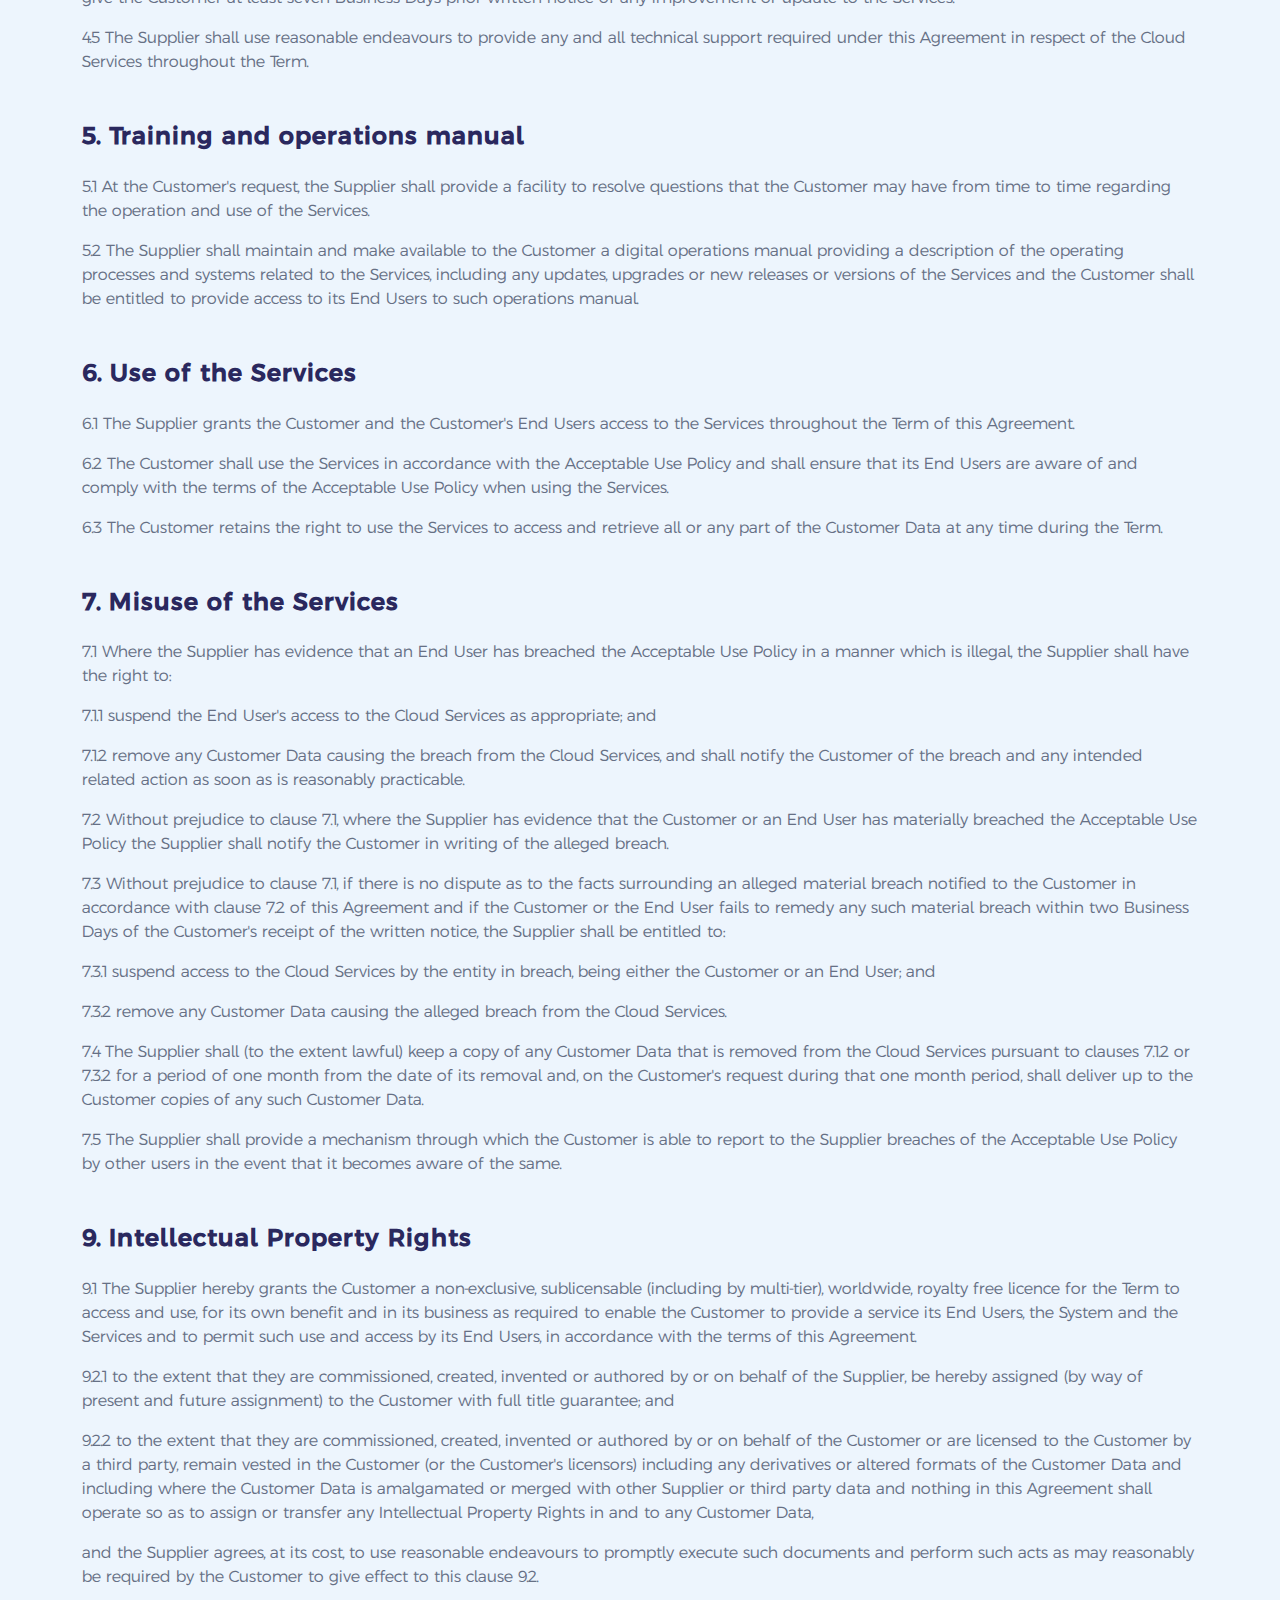
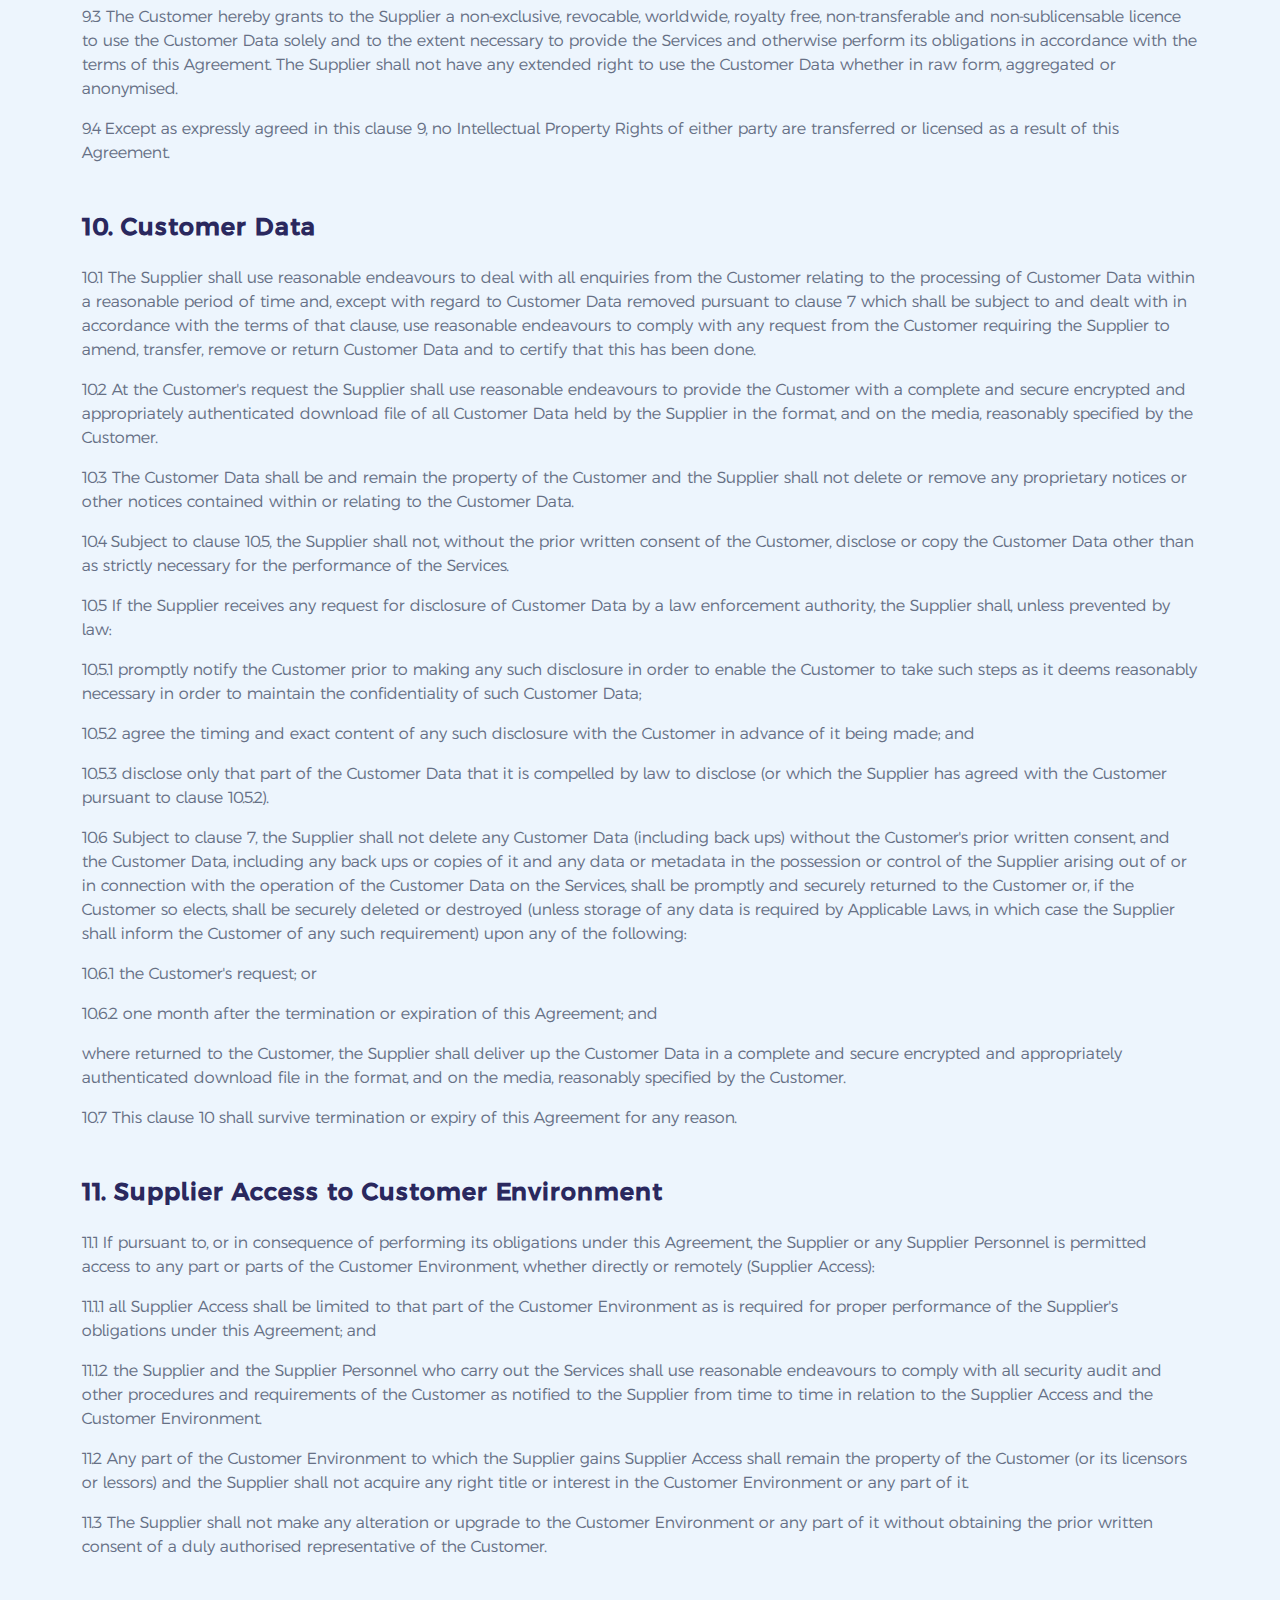
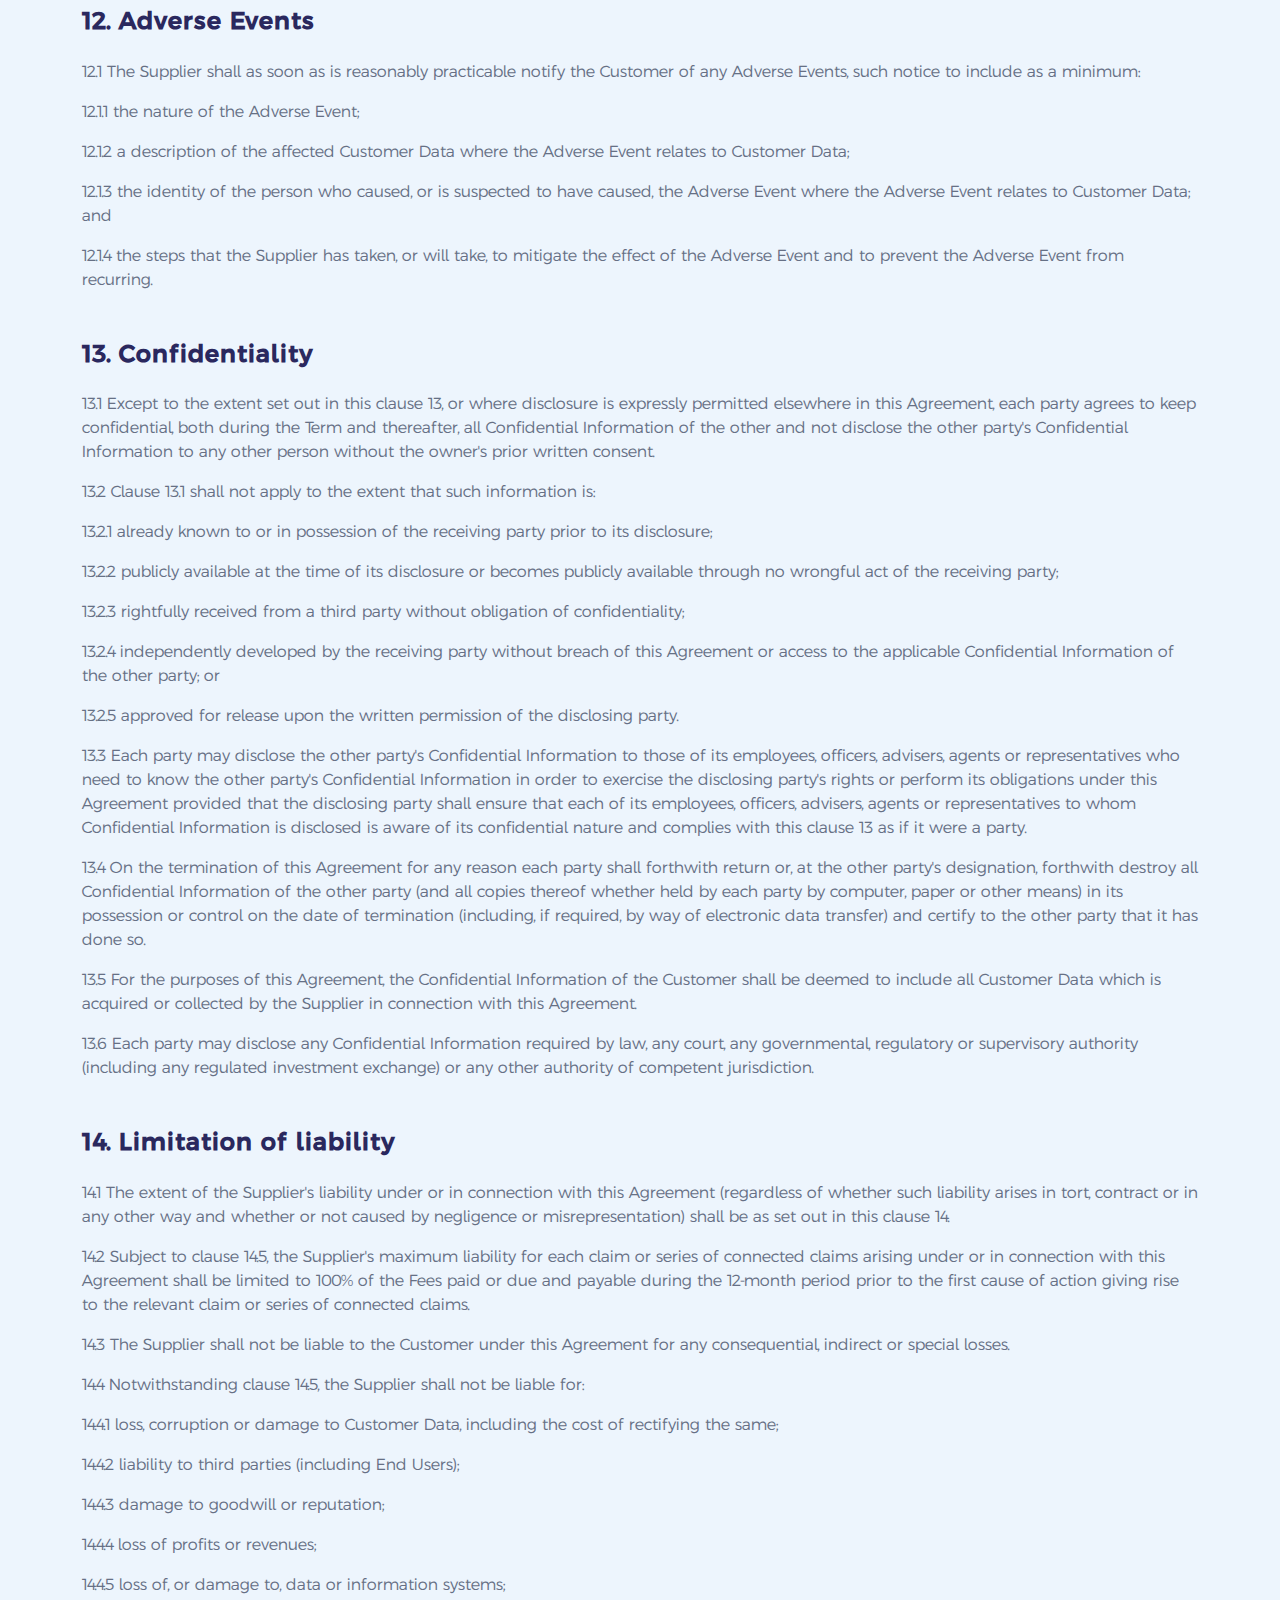
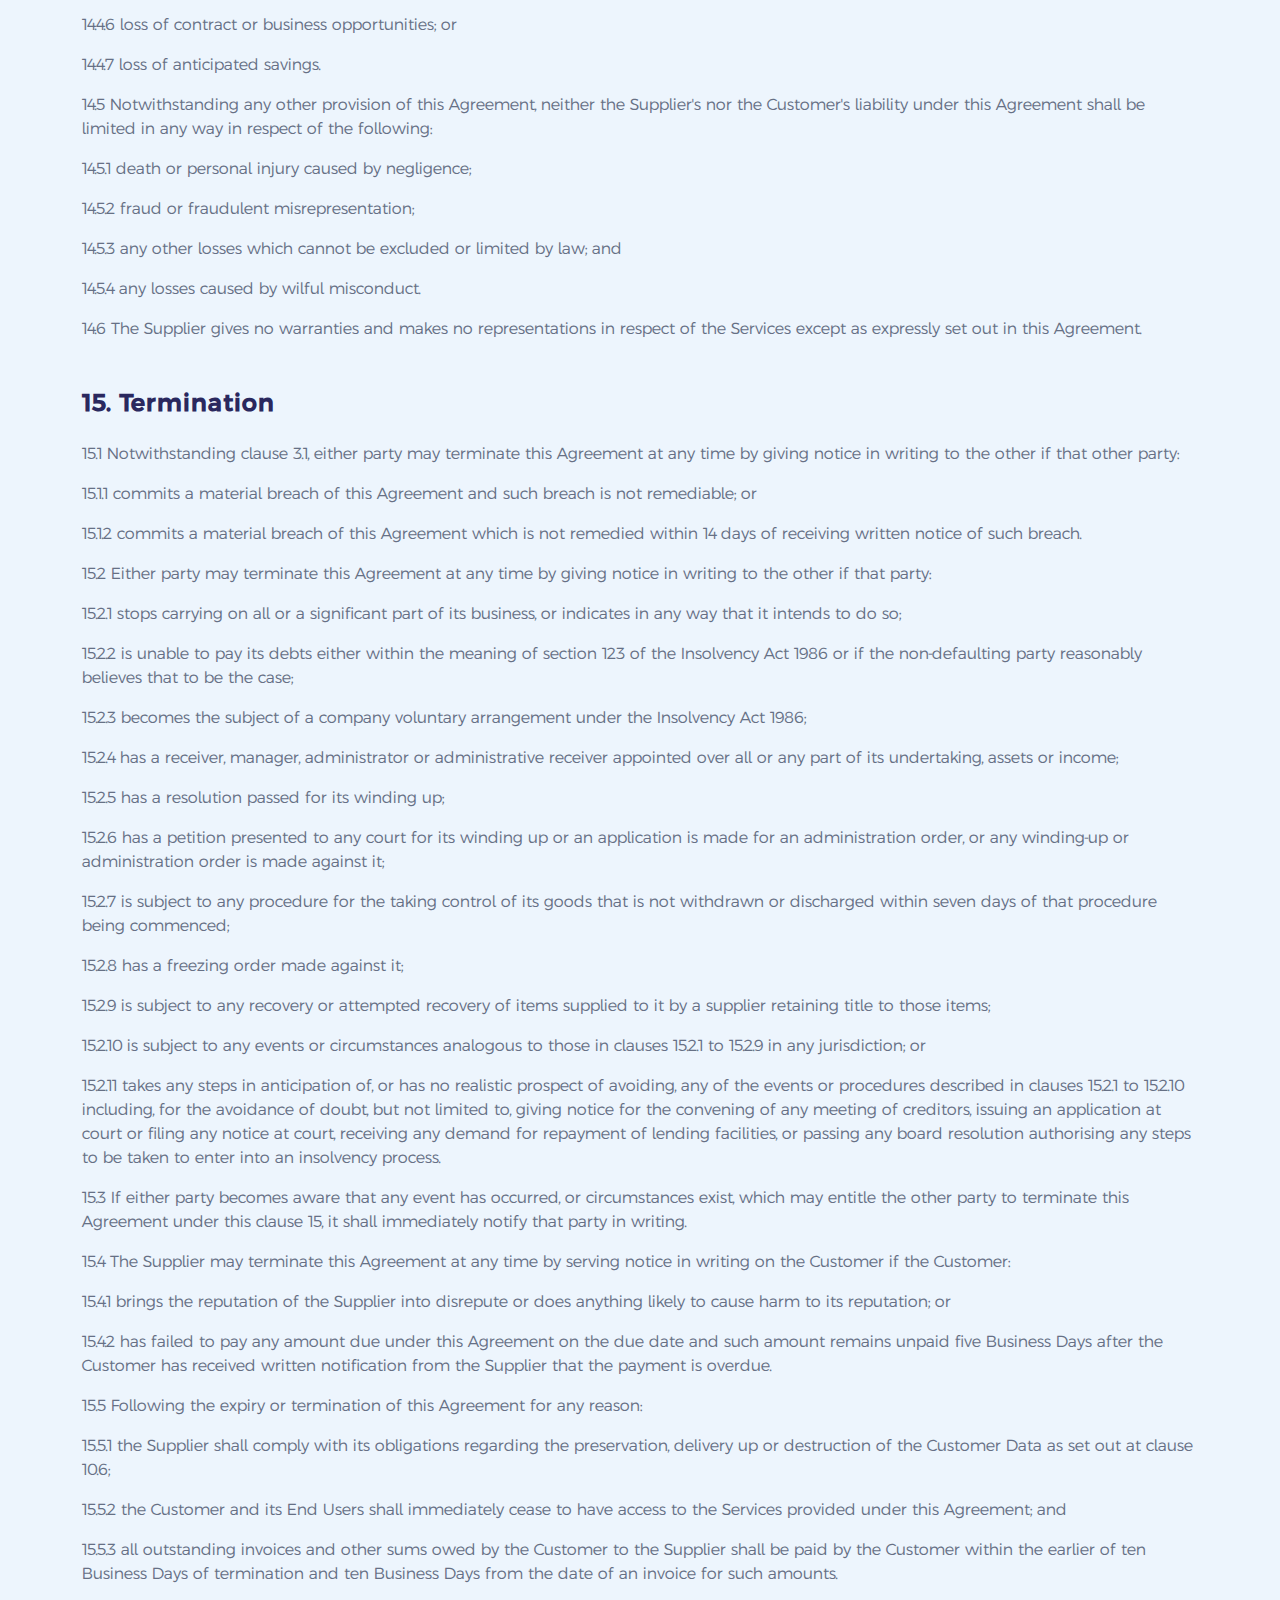
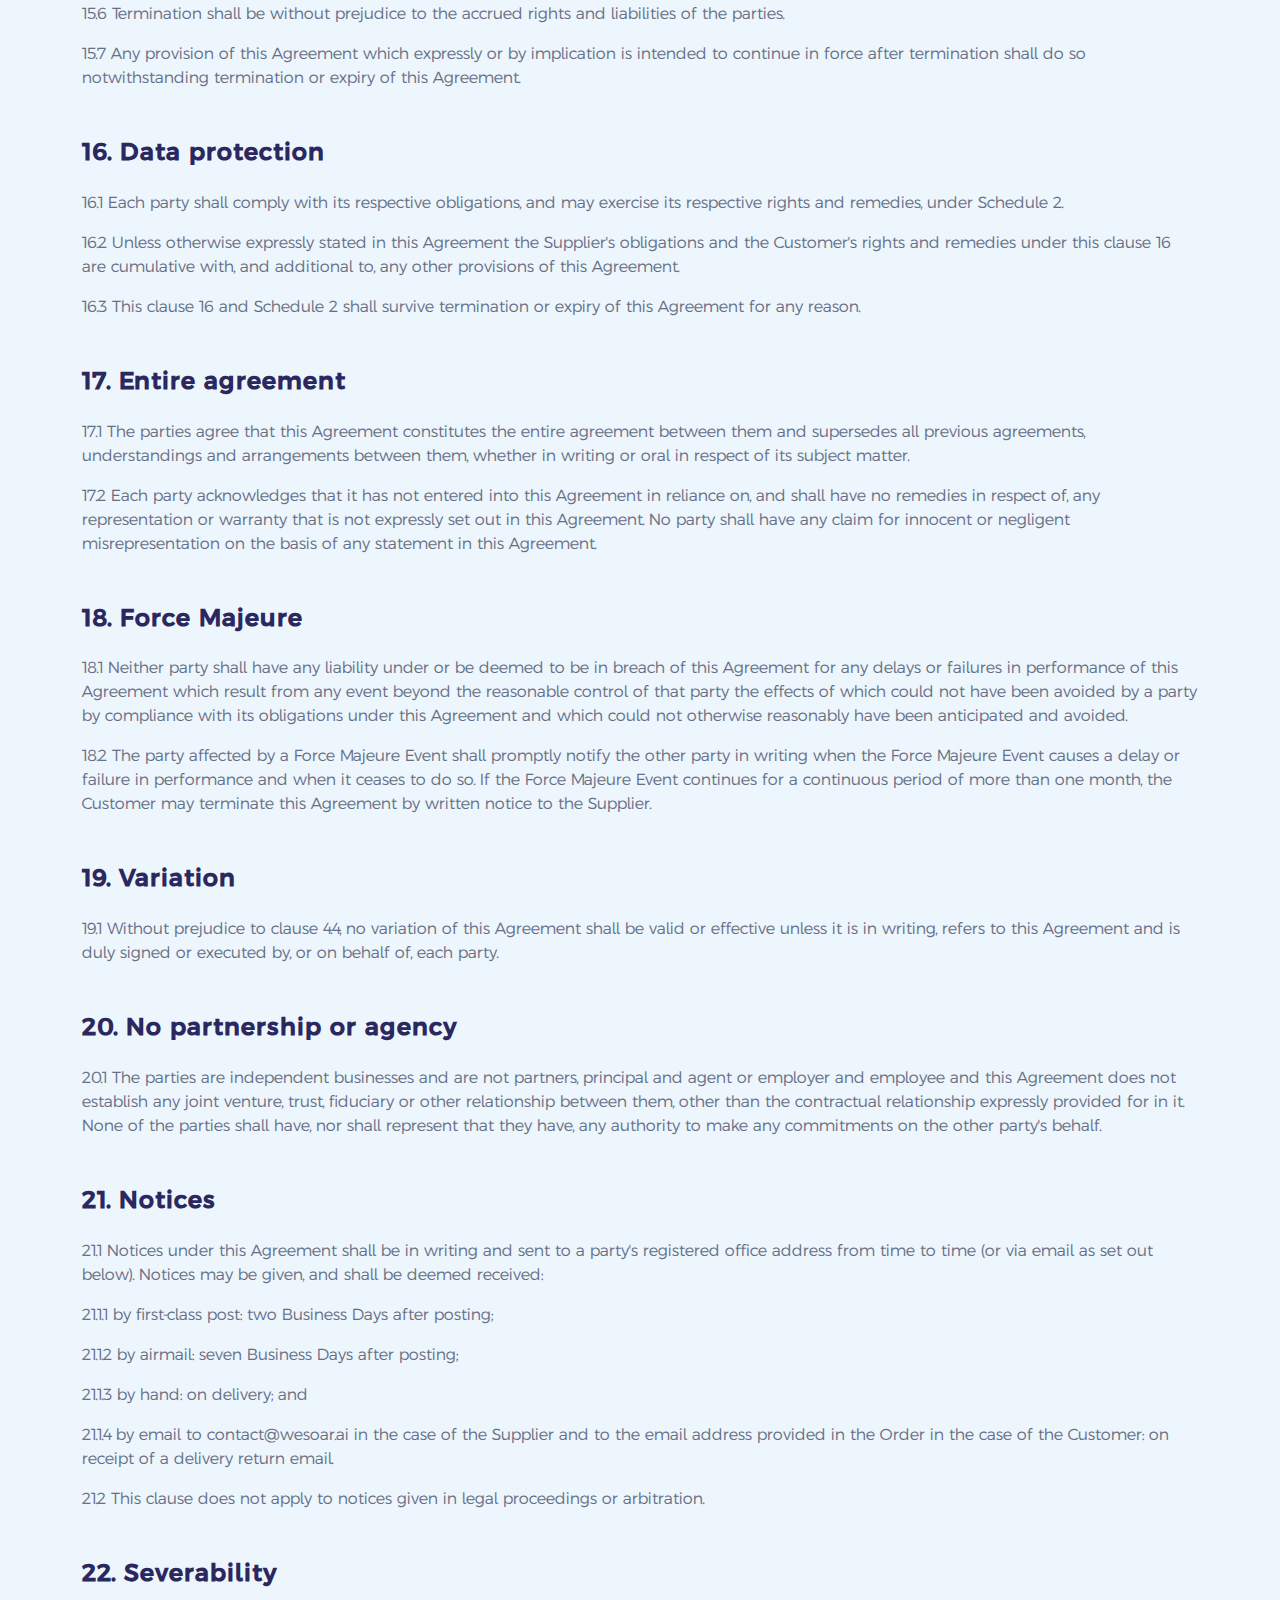
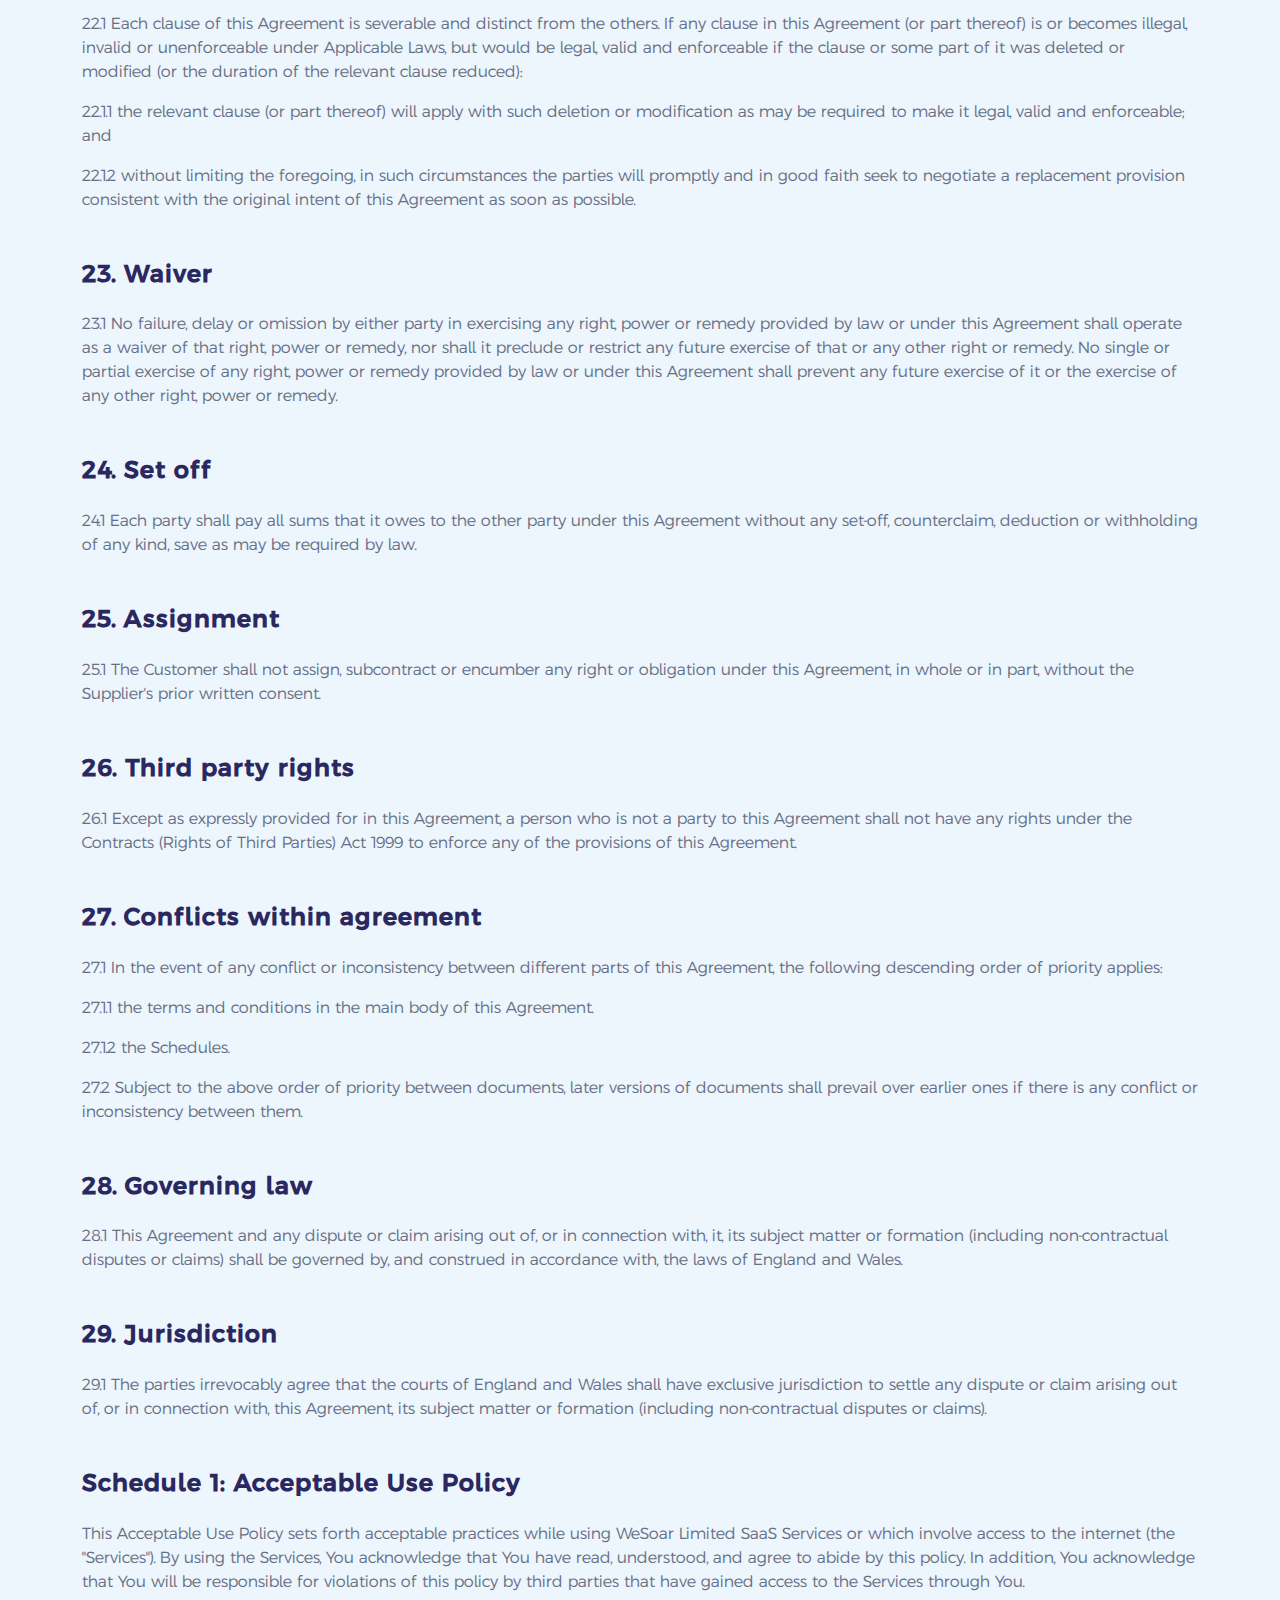
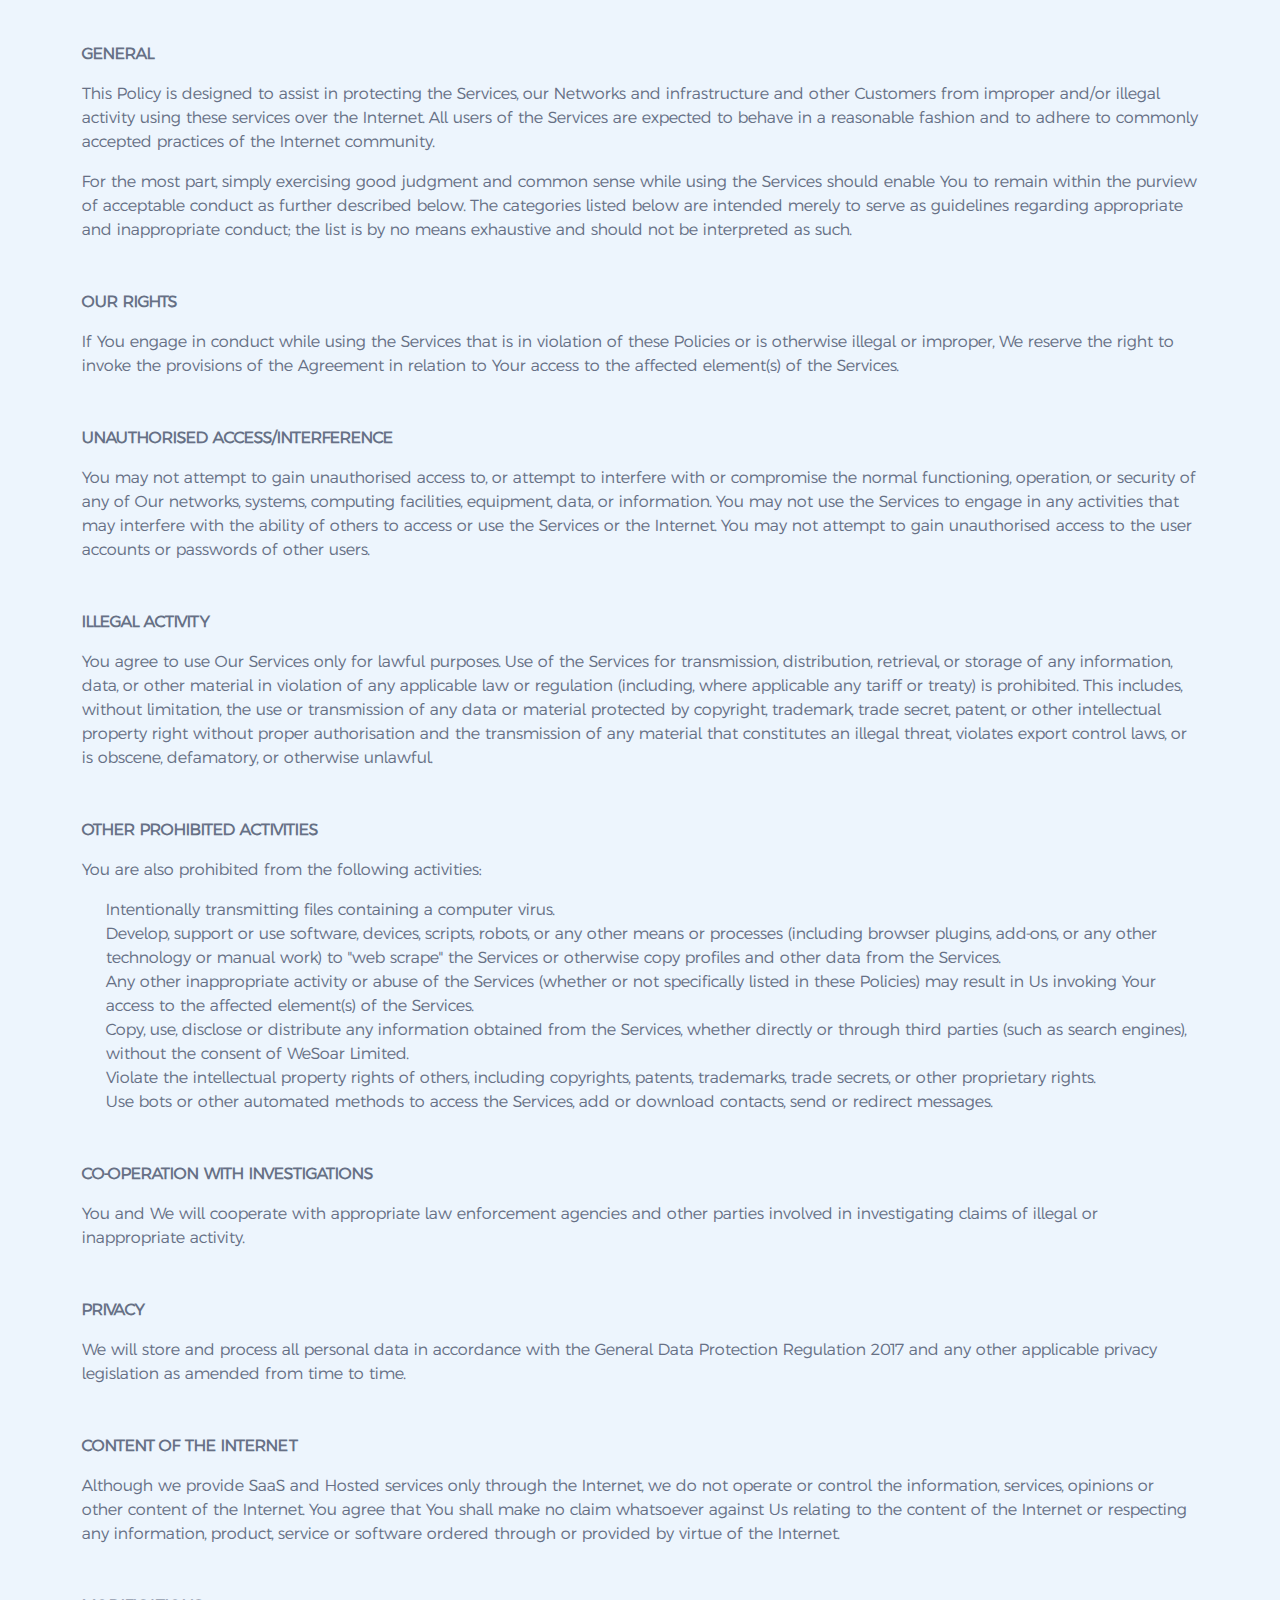
<file: subscription-terms.html>
<!DOCTYPE html>
<html lang="en">
<head>
    <meta charset="UTF-8">
    <meta name="viewport" content="width=device-width, initial-scale=1.0">
    <title>Subscription Terms and Conditions - WeSoar</title>
    <link href="https://cdn.jsdelivr.net/npm/bootstrap@5.3.0-alpha1/dist/css/bootstrap.min.css" rel="stylesheet">
    <link rel="stylesheet" href="https://cdn.jsdelivr.net/npm/bootstrap-icons@1.10.3/font/bootstrap-icons.css">
    <link rel="stylesheet" href="css/styles.css">
</head>
<body>
    <!-- Navigation -->
    <nav class="navbar navbar-expand-lg sticky-top">
        <div class="container">
            <a class="navbar-brand" href="index.html">
                 <!-- Light (colored) logo -->
                <img src="./images/wesoar_logo.svg" alt="WeSoar Logo"  class="logo logo--light"/>
                <!-- Dark (white) logo -->
                <img src="./images/wesoar_logo_white.svg" alt="WeSoar Logo (White)" class="logo logo--dark"/>
            </a>
            <button class="navbar-toggler" type="button" data-bs-toggle="collapse" data-bs-target="#navbarNav" aria-controls="navbarNav" aria-expanded="false" aria-label="Toggle navigation">
                <span class="hamburger_iconbox">
                    <svg class="hamburger_icon" xmlns="http://www.w3.org/2000/svg" viewBox="0 0 30 30">
                        <path stroke-linecap="round" stroke-miterlimit="10" stroke-width="2" d="M1 7h28" />
                        <path stroke-linecap="round" stroke-miterlimit="10" stroke-width="2" d="M1 15h28" />
                        <path stroke-linecap="round" stroke-miterlimit="10" stroke-width="2" d="M1 23h28" />
                    </svg>
                </span>
            </button>
            <div class="collapse navbar-collapse" id="navbarNav">
                <ul class="navbar-nav ms-auto align-items-center">
                    <li class="nav-item">
                        <a class="nav-link" href="solutions.html" data-i18n="solutions">Solutions</a>
                    </li>
                    <li class="nav-item">
                        <a class="nav-link" href="about.html" data-i18n="aboutUs">About Us</a>
                    </li>
                    <li class="nav-item">
                        <a class="nav-link" href="resources.html" data-i18n="resources">Resources</a>
                    </li>
                    <li class="nav-item">
                        <a class="nav-link" href="contact.html" data-i18n="contact">Contact</a>
                    </li>
                    <li class="nav-item dropdown">
                        <a class="nav-link dropdown-toggle" href="#" id="languageDisplay" role="button" data-bs-toggle="dropdown" aria-expanded="false">
                            <i class="bi bi-globe"></i> EN
                        </a>
                        <ul class="dropdown-menu" aria-labelledby="languageDisplay">
                            <li><a class="dropdown-item language-item" href="#" data-lang="en">English</a></li>
                            <li><a class="dropdown-item language-item" href="#" data-lang="ar">العربية</a></li>
                            <li><a class="dropdown-item language-item" href="#" data-lang="es">Español</a></li>
                        </ul>
                    </li>
                    <li class="nav-item">
                        <a class="nav-link theme-toggle" href="#"><i class="bi bi-moon"></i></a>
                    </li>
                    <li class="nav-item ms-lg-3">
                        <a class="btn btn-primary" href="#demo" data-i18n="scheduleDemo">Schedule Demo</a>
                    </li>
                </ul>
            </div>
        </div>
    </nav>

    <!-- Hero Section -->
    <section class="py-5" style="background: linear-gradient(rgba(0, 0, 0, 0.7), rgba(0, 0, 0, 0.7)), url('images/subscription/header-bg.jpg') no-repeat center center; background-size: cover; color: white;">
        <div class="container">
            <div class="row">
                <div class="col-12">
                    <h1 class="dark_title fw-bold mb-3" data-i18n="subscriptionTermsTitle">SUBSCRIPTION TERMS AND CONDITIONS</h1>
                    <p class="dark_paragraph_text" data-i18n="subscriptionSubtitle">The legal terms and conditions governing your subscription to WeSoar services.</p>
                </div>
            </div>
        </div>
    </section>

    <!-- Content Section -->
    <section class="content_section py-5">
        <div class="container">
            <div class="row">
                <div class="col-12">
                    <div class="d-flex justify-content-between align-items-center mb-4">
                        <h2 class="para_title fw-bold mb-0" data-i18n="weSoarTermsTitle">WeSoar Limited Terms and Conditions</h2>
                        <p class="text-muted mb-0" data-i18n="subscriptionTermsLastUpdated"><strong>Last updated:</strong> 29 June 2020</p>
                    </div>
                    
                    <div class="alert alert-primary mb-4">
                        <p class="mb-0 alert_text" data-i18n="subscriptionAlert">PLEASE READ THE FOLLOWING TERMS AND CONDITIONS CAREFULLY BEFORE ORDERING ANY SERVICES FROM THIS WEBSITE</p>
                    </div>
                    
                    <p data-i18n="subscriptionText">This Agreement is a legal agreement between you (Customer or you) and WESOAR LIMITED a company incorporated in England and Wales under number 11932816 whose registered office is at Office One, 1 Coldbath Square, Farringdon, London, EC1R 5HL (Supplier, us or we) governing our provision of the Services (each of the Supplier and the Customer being a party and together the Supplier and the Customer are the parties). The Services are subject to these terms and conditions and by placing an Order you are deemed to have agreed to and accepted these terms and conditions.</p>
                    
                    <div class="mt-5">
                         <h2 class="para_title fw-bold mb-4" data-i18n="subscriptionDefinitions">1. Definitions and interpretation</h2>
                        <p data-i18n="subscriptionParaTitle1_1">1.1 In this Agreement</p>
                        
                        <div class="ms-4 mb-3">
                            <p class="fw-bold mb-1" data-i18n="subscriptionParaSubTitle1">Acceptable Use Policy</p>
                            <p class="ms-3 mb-3" data-i18n="subscriptionParaAcceptable1">means the terms and conditions to be adhered to by all users accessing the Cloud Services as set out at Schedule 1;</p>
                            
                            <p class="fw-bold mb-1" data-i18n="subscriptionParaSubTitle2">Adverse Events</p>
                            <p class="ms-3 mb-3" data-i18n="subscriptionParaAdverse2">means any unauthorised or unlawful processing, unauthorised or accidental access or disclosure, loss of, damage to or destruction of Customer Data;</p>
                            
                            <p class="fw-bold mb-1" data-i18n="subscriptionParaSubTitle3">Applicable Laws</p>
                            <p class="ms-3 mb-3" data-i18n="subscriptionPara3">means as applicable from time to time:</p>
                            <p class="ms-3 mb-1" data-i18n="subscriptionParaTime3_1">(a) any laws, regulations or other subordinate legislation; and</p>
                            <p class="ms-3 mb-3" data-i18n="subscriptionParaTime3_2">(b) any policies, guidelines or industry codes made by any regulatory body having jurisdiction over a party or any of that party's assets, resources or business (in each case whether or not legally binding), which apply to the performance of the Services or to which either party is subject;</p>
                            
                            <p class="fw-bold mb-1" data-i18n="subscriptionParaSubTitle4">Business Day</p>
                            <p class="ms-3 mb-3" data-i18n="subscriptionParaBusiness4">means a day other than a Saturday, Sunday or bank or public holiday in England;</p>
                        
                            <p class="fw-bold mb-1" data-i18n="subscriptionParaSubTitle5">Cloud Services</p>
                            <p class="ms-3 mb-3" data-i18n="subscriptionParaCloud5">means the Supplier's services described in the online purchase process at wesoar.ai, together with any other computing services provided over the internet by or on behalf of the Supplier pursuant to this Agreement;</p>

                            <p class="fw-bold mb-1" data-i18n="subscriptionParaSubTitle6">Commencement Date</p>
                            <p class="ms-3 mb-3" data-i18n="subscriptionParaCommencement6">means the date of the Supplier's written acceptance of the Order;</p>

                            <p class="fw-bold mb-1" data-i18n="subscriptionParaSubTitle7">Confidential Information</p>
                            <p class="ms-3 mb-3" data-i18n="subscriptionParaConfidential7">means any information, however conveyed or presented, that relates to the business, affairs, operations, processes, budgets, pricing policies, product information, strategies, developments, trade secrets, know-how, personnel, customers and/or suppliers of the disclosing party, together with all information derived by the receiving party from such information and any other information clearly designated by a party as being confidential to it (whether or not it is marked 'confidential'), or which ought reasonably be considered to be confidential;</p>

                            <p class="fw-bold mb-1" data-i18n="subscriptionParaSubTitle8">Customer Data</p>
                            <p class="ms-3 mb-3" data-i18n="subscriptionParaCustomerData8">means all information, data and content which is either:</p>
                            <p class="ms-3 mb-1" data-i18n="subscriptionParaCustomerData8_1">(a) provided by the Customer or by an End User to the Supplier when accessing, using or receiving the Services or otherwise in connection with this Agreement;</p>
                            <p class="ms-3 mb-1" data-i18n="subscriptionParaCustomerData8_2">(b) uploaded to the System by the Customer or an End User;</p>
                            <p class="ms-3 mb-1" data-i18n="subscriptionParaCustomerData8_3">(c) related, developed or generated by the Customer or an End User while accessing, using or receiving the Services or otherwise in connection with this Agreement;</p>
                            <p class="ms-3 mb-1" data-i18n="subscriptionParaCustomerData8_4">(d) generated specifically and solely for:</p>
                            <p class="ms-4 mb-1" data-i18n="subscriptionParaCustomerData8_4_1">(i) the performance of the Services for the benefit of the Customer or its End Users; or</p>
                            <p class="ms-4 mb-1" data-i18n="subscriptionParaCustomerData8_4_2">(ii) the access by the Customer or it's End Users to the Services; and/or</p>
                            <p class="ms-3 mb-3" data-i18n="subscriptionParaCustomerData8_5">(e) derived and/or generated from, or based on, (in whole or in part) any of the foregoing;</p>

                            <p class="fw-bold mb-1" data-i18n="subscriptionParaSubTitle9">Customer Environment</p>
                            <p class="ms-3 mb-3" data-i18n="subscriptionParaCustomerEnvironment9">means any networks and network devices, servers, server hardware, storage systems, computer systems, file systems, print systems, applications, software or software components, database management systems and related systems, used by the Customer from time to time with which the Services or System shall connect, exchange data, interface or otherwise interoperate or communicate;</p>

                            <p class="fw-bold mb-1" data-i18n="subscriptionParaSubTitle10">End Users</p>
                            <p class="ms-3 mb-3" data-i18n="subscriptionParaEndUsers10">means any person authorised to use the Services by the Customer, including employees, agents, subcontractors, consultants and end user customers of the Customer;</p>

                            <p class="fw-bold mb-1" data-i18n="subscriptionParaSubTitle11">Fees</p>
                            <p class="ms-3 mb-3" data-i18n="subscriptionParaFees11">means the fees as set out in the Order or, where no such provision is set out, in accordance with the Supplier's scale of charges in force from time to time or as advised by the Supplier from time to time before the Order is placed;</p>

                            <p class="fw-bold mb-1" data-i18n="subscriptionParaSubTitle12">Force Majeure Event</p>
                            <p class="ms-3 mb-3" data-i18n="subscriptionParaForce12">means an event falling within the description set out at clause 18.1;</p>

                            <p class="fw-bold mb-1" data-i18n="subscriptionParaSubTitle13">Intellectual Property Rights</p>
                            <p class="ms-3 mb-3" data-i18n="subscriptionParaIntellectual13">means copyright, patents, rights in inventions, trade marks, service marks, trade names, design rights, rights in get-up, database rights, rights in data, semi-conductor chip topography rights, mask works, utility models, domain names, rights in computer software and all similar rights of whatever nature and, in each case: (i) whether registered or not, (ii) including any applications to protect or register such rights, (iii) including all renewals and extensions of such rights or applications, (iv) whether vested, contingent or future and (v) wherever existing;</p>

                            <p class="fw-bold mb-1" data-i18n="subscriptionParaSubTitle14">Order</p>
                            <p class="ms-3 mb-3" data-i18n="subscriptionParaOrder14">means the Customer's order for the Services via the online purchase process at wesoar.ai;</p>

                            <p class="fw-bold mb-1" data-i18n="subscriptionParaSubTitle15">Service Hours</p>
                            <p class="ms-3 mb-3" data-i18n="subscriptionParaServiceHours15">means 24 hours a day, seven days a week;</p>

                            <p class="fw-bold mb-1" data-i18n="subscriptionParaSubTitle16">Services</p>
                            <p class="ms-3 mb-3" data-i18n="subscriptionParaServices16">means the Cloud Services together with the performance of all other obligations of the Supplier under this Agreement, as each may be amended from time to time in accordance with this Agreement;</p>

                            <p class="fw-bold mb-1" data-i18n="subscriptionParaSubTitle17">Supplier Access</p>
                            <p class="ms-3 mb-3" data-i18n="subscriptionParaSupplierAccess17">shall have the meaning ascribed to it at clause 11.1;</p>

                            <p class="fw-bold mb-1" data-i18n="subscriptionParaSubTitle18">Supplier Personnel</p>
                            <p class="ms-3 mb-3" data-i18n="subscriptionParaSupplierPersonnel18">means all employees, officers, staff, other workers, agents and consultants of the Supplier and/or any sub-contractors who are engaged (directly or indirectly) by the Supplier in connection with the provision of the Services from time to time;</p>

                            <p class="fw-bold mb-1" data-i18n="subscriptionParaSubTitle19">System</p>
                            <p class="ms-3 mb-3" data-i18n="subscriptionParaSystem19">means the systems (including all hardware, equipment, software, peripherals and communications networks) owned, controlled, operated and/or used by the Supplier to supply the Services (but excluding all systems owned or made available by the Customer or the Customer's third party suppliers);</p>

                            <p class="fw-bold mb-1" data-i18n="subscriptionParaSubTitle20">Term</p>
                            <p class="ms-3 mb-3" data-i18n="subscriptionParaTerm20">means the effective term of this Agreement as set out in clause 3.1;`
                            
                            <p class="fw-bold mb-1" data-i18n="subscriptionParaSubTitle21">VAT</p>
                            <p class="ms-3 mb-3" data-i18n="subscriptionParaVAT21">means United Kingdom value added tax, any other tax imposed in substitution for it and any equivalent or similar tax imposed outside the United Kingdom.</p>
                        </div>
                        
                        <p data-i18n="subscriptionParaTitle1_2">1.2 Interpretation</p>
                        
                        <p data-i18n="subscriptionAgreement">In this Agreement:</p>
                        
                        <div class="ms-4 mb-3">
                            <p  data-i18n="subscriptionAgreement1_2_1">1.2.1 a reference to this Agreement includes its schedules, appendices and annexes (if any);</p>
                            <p  data-i18n="subscriptionAgreement1_2_2">1.2.2 a reference to a 'party' includes that party's successors and permitted assigns;</p>
                            <p  data-i18n="subscriptionAgreement1_2_3">1.2.3 the table of contents and the clause, paragraph, schedule or other headings in this Agreement are included for convenience only and shall have no effect on interpretation;</p>
                            <p  data-i18n="subscriptionAgreement1_2_4">1.2.4 words in the singular include the plural and vice versa;</p>
                            <p  data-i18n="subscriptionAgreement1_2_5">1.2.5 any words that follow 'include', 'includes', 'including', 'in particular' or any similar words and expressions shall be construed as illustrative only and shall not limit the sense of any word, phrase, term, definition or description preceding those words;</p>
                            <p  data-i18n="subscriptionAgreement1_2_6">1.2.6 a reference to 'writing' or 'written' includes any method of reproducing words in a legible and non-transitory form and shall include email; and</p>
                            <p  data-i18n="subscriptionAgreement1_2_7">1.2.7 a reference to legislation is a reference to that legislation as amended, extended, re-enacted or consolidated from time to time;</p>
                            <p  data-i18n="subscriptionAgreement1_2_8">1.2.8 a reference to legislation includes all subordinate legislation made from time to time under that legislation; and</p>
                            <p data-i18n="subscriptionAgreement1_2_9">1.2.9 a reference to any English action, remedy, method of judicial proceeding, court, official, legal document, legal status, legal doctrine, legal concept or thing shall, in respect of any jurisdiction other than England, be deemed to include a reference to that which most nearly approximates to the English equivalent in that jurisdiction.</p>
                        </div>
                    </div>

                    <div class="mt-5">
                        <h2 class="para_title fw-bold mb-4" data-i18n="subscriptionApplication">2. Application of this Agreement</h2>
                        <p data-i18n="subscriptionParaApplication2_1">2.1 This Agreement constitutes the entire agreement between the Supplier and the Customer and supersedes any previously issued terms and conditions of purchase or supply.</p>
                        <p data-i18n="subscriptionParaApplication2_2">2.2 No terms or conditions endorsed on, delivered with, or contained in the Customer's purchase conditions, order, confirmation of order, specification or other document shall form part of this Agreement except to the extent that the Supplier otherwise agrees in writing.</p>
                        <p data-i18n="subscriptionParaApplication2_3">2.3 No variation of this Agreement or to an Order shall be binding unless expressly agreed in writing and executed by a duly authorised signatory on behalf of each of the Supplier and the Customer respectively.</p>
                        <p data-i18n="subscriptionParaApplication2_4">2.4 Each Order by the Customer to the Supplier shall be an offer to purchase Services subject to this Agreement.</p>
                        <p data-i18n="subscriptionParaApplication2_5">2.5 If the Supplier is unable to accept an Order, it shall notify the Customer in writing as soon as reasonably practicable.</p>
                        <p data-i18n="subscriptionParaApplication2_6">2.6 The offer constituted by an Order shall remain in effect and be capable of being accepted by the Supplier for 20 Business Days from the date on which the Customer submitted the Order, after which time it shall automatically lapse and be withdrawn.</p>
                        <p data-i18n="subscriptionParaApplication2_7">2.7 The Supplier may accept or reject an Order at its discretion. An Order shall not be accepted, and no binding obligation to supply any Services shall arise, until the earlier of:</p>
                        <p data-i18n="subscriptionParaApplication2_7_1">2.7.1 the Supplier's written acceptance of the Order; or</p>
                        <p data-i18n="subscriptionParaApplication2_7_2">2.7.2 the Supplier performing the Services or notifying the Customer that they are ready to be performed (as the case may be).</p>
                        <p data-i18n="subscriptionParaApplication2_8">2.8 Rejection by the Supplier of an Order, including any communication that may accompany such rejection, shall not constitute a counter-offer capable of acceptance by the Customer.</p>
                        <p data-i18n="subscriptionParaApplication2_9">2.9 The Supplier may issue quotations to the Customer from time to time. Quotations are invitations to treat only. They are not an offer to supply Services and are incapable of being accepted by the Customer.</p>
                        <p data-i18n="subscriptionParaApplication2_10">2.10 Marketing and other promotional material relating to the Services are illustrative only and do not form part of this Agreement.</p>
                    </div>

                    <div class="mt-5">
                        <h2 class="para_title fw-bold mb-4" data-i18n="subscriptionCommencement">3. Commencement and Term</h2>
                        <p data-i18n="subscriptionParaCommencement3_1">3.1 This Agreement shall commence on the Commencement Date and, unless terminated earlier in accordance with clause 15 or otherwise in accordance with the provisions of this Agreement, continue unless or until terminated by either:</p>
                        <p data-i18n="subscriptionParaCommencement3_1_1">3.1.1 the Customer giving not less than three month's written notice; or</p>
                        <p data-i18n="subscriptionParaCommencement3_1_2">3.1.2 the Supplier giving not less than three month's written notice.</p>
                    </div>

                    <div class="mt-5">
                        <h2 class="para_title fw-bold mb-4" data-i18n="subscriptionProvision">4. Provision of the Services</h2>
                        <p data-i18n="subscriptionParaProvision4_1">4.1 With effect from the Commencement Date, the Supplier shall provide and make the Services available during the Service Hours in accordance with the provisions of this Agreement and all Applicable Laws; including providing the Customer with such application programming interfaces or other tools or information as necessary or reasonably required by the Customer in order to enable the interoperation or connection of any part or parts of the Customer Environment to the System or the Cloud Services.</p>
                        <p data-i18n="subscriptionParaProvision4_2">4.2 The Customer shall have the right to use the Services in accordance with the terms and conditions of this Agreement.</p>
                        <p data-i18n="subscriptionParaProvision4_3">4.3 The Supplier shall use reasonable endeavours to give the Customer at least seven Business Days prior written notice of any scheduled maintenance to the Services.</p>
                        <p data-i18n="subscriptionParaProvision4_4">4.4 The Supplier shall be entitled to improve or update the Services without the Customer's prior consent and shall use reasonable endeavours to give the Customer at least seven Business Days prior written notice of any improvement or update to the Services.</p>
                        <p data-i18n="subscriptionParaProvision4_5">4.5 The Supplier shall use reasonable endeavours to provide any and all technical support required under this Agreement in respect of the Cloud Services throughout the Term.</p>
                    </div>

                    <div class="mt-5">
                        <h2 class="para_title fw-bold mb-4" data-i18n="subscriptionTrainingAndOperations">5. Training and operations manual</h2>
                        <p data-i18n="subscriptionParaTraining5_1">5.1 At the Customer's request, the Supplier shall provide a facility to resolve questions that the Customer may have from time to time regarding the operation and use of the Services.</p>
                        <p data-i18n="subscriptionParaTraining5_2">5.2 The Supplier shall maintain and make available to the Customer a digital operations manual providing a description of the operating processes and systems related to the Services, including any updates, upgrades or new releases or versions of the Services and the Customer shall be entitled to provide access to its End Users to such operations manual.</p>
                    </div>

                    <div class="mt-5">
                        <h2 class="para_title fw-bold mb-4" data-i18n="subscriptionUse">6. Use of the Services</h2>
                        <p data-i18n="subscriptionParaUse6_1">6.1 The Supplier grants the Customer and the Customer's End Users access to the Services throughout the Term of this Agreement.</p>
                        <p data-i18n="subscriptionParaUse6_2">6.2 The Customer shall use the Services in accordance with the Acceptable Use Policy and shall ensure that its End Users are aware of and comply with the terms of the Acceptable Use Policy when using the Services.</p>
                        <p data-i18n="subscriptionParaUse6_3">6.3 The Customer retains the right to use the Services to access and retrieve all or any part of the Customer Data at any time during the Term.</p>
                    </div>

                    
                    <div class="mt-5">
                        <h2 class="para_title fw-bold mb-4" data-i18n="subscriptionMisuse">7. Misuse of the Services</h2>
                        <p data-i18n="subscriptionParaMisuse7_1">7.1 Where the Supplier has evidence that an End User has breached the Acceptable Use Policy in a manner which is illegal, the Supplier shall have the right to:</p>
                        <p data-i18n="subscriptionParaMisuse7_1_1">7.1.1 suspend the End User's access to the Cloud Services as appropriate; and</p>
                        <p data-i18n="subscriptionParaMisuse7_1_2">7.1.2 remove any Customer Data causing the breach from the Cloud Services, and shall notify the Customer of the breach and any intended related action as soon as is reasonably practicable.</p>
                        <p data-i18n="subscriptionParaMisuse7_2">7.2 Without prejudice to clause 7.1, where the Supplier has evidence that the Customer or an End User has materially breached the Acceptable Use Policy the Supplier shall notify the Customer in writing of the alleged breach.</p>
                        <p data-i18n="subscriptionParaMisuse7_3">7.3 Without prejudice to clause 7.1, if there is no dispute as to the facts surrounding an alleged material breach notified to the Customer in accordance with clause 7.2 of this Agreement and if the Customer or the End User fails to remedy any such material breach within two Business Days of the Customer's receipt of the written notice, the Supplier shall be entitled to:</p>
                        <p data-i18n="subscriptionParaMisuse7_3_1">7.3.1 suspend access to the Cloud Services by the entity in breach, being either the Customer or an End User; and</p>
                        <p data-i18n="subscriptionParaMisuse7_3_2">7.3.2 remove any Customer Data causing the alleged breach from the Cloud Services.</p>
                        <p data-i18n="subscriptionParaMisuse7_4">7.4 The Supplier shall (to the extent lawful) keep a copy of any Customer Data that is removed from the Cloud Services pursuant to clauses 7.1.2 or 7.3.2 for a period of one month from the date of its removal and, on the Customer's request during that one month period, shall deliver up to the Customer copies of any such Customer Data.</p>
                        <p data-i18n="subscriptionParaMisuse7_5">7.5 The Supplier shall provide a mechanism through which the Customer is able to report to the Supplier breaches of the Acceptable Use Policy by other users in the event that it becomes aware of the same.</p>
                    </div>
                    
                    <div class="mt-5">
                        <h2 class="para_title fw-bold mb-4" data-i18n="subscriptionIntellectual">9. Intellectual Property Rights</h2>
                        <p data-i18n="subscriptionParaIntellectual9_1">9.1 The Supplier hereby grants the Customer a non-exclusive, sublicensable (including by multi-tier), worldwide, royalty free licence for the Term to access and use, for its own benefit and in its business as required to enable the Customer to provide a service its End Users, the System and the Services and to permit such use and access by its End Users, in accordance with the terms of this Agreement.</p>
                        <p data-i18n="subscriptionParaIntellectual9_2_1">9.2.1 to the extent that they are commissioned, created, invented or authored by or on behalf of the Supplier, be hereby assigned (by way of present and future assignment) to the Customer with full title guarantee; and</p>
                        <p data-i18n="subscriptionParaIntellectual9_2_2">9.2.2 to the extent that they are commissioned, created, invented or authored by or on behalf of the Customer or are licensed to the Customer by a third party, remain vested in the Customer (or the Customer's licensors) including any derivatives or altered formats of the Customer Data and including where the Customer Data is amalgamated or merged with other Supplier or third party data and nothing in this Agreement shall operate so as to assign or transfer any Intellectual Property Rights in and to any Customer Data,</p>
                        <p data-i18n="subscriptionParaIntellectual9_2_2_and">and the Supplier agrees, at its cost, to use reasonable endeavours to promptly execute such documents and perform such acts as may reasonably be required by the Customer to give effect to this clause 9.2.</p>
                        <p data-i18n="subscriptionParaIntellectual9_3">9.3 The Customer hereby grants to the Supplier a non-exclusive, revocable, worldwide, royalty free, non-transferable and non-sublicensable licence to use the Customer Data solely and to the extent necessary to provide the Services and otherwise perform its obligations in accordance with the terms of this Agreement. The Supplier shall not have any extended right to use the Customer Data whether in raw form, aggregated or anonymised.</p>
                        <p data-i18n="subscriptionParaIntellectual9_4">9.4 Except as expressly agreed in this clause 9, no Intellectual Property Rights of either party are transferred or licensed as a result of this Agreement.</p>
                    </div>
                    
                    <div class="mt-5">
                        <h2 class="para_title fw-bold mb-4" data-i18n="subscriptionCustomerData">10. Customer Data</h2>
                        <p data-i18n="subscriptionParaCustomerDat10_1">10.1 The Supplier shall use reasonable endeavours to deal with all enquiries from the Customer relating to the processing of Customer Data within a reasonable period of time and, except with regard to Customer Data removed pursuant to clause 7 which shall be subject to and dealt with in accordance with the terms of that clause, use reasonable endeavours to comply with any request from the Customer requiring the Supplier to amend, transfer, remove or return Customer Data and to certify that this has been done.</p>
                        <p data-i18n="subscriptionParaCustomerDat10_2">10.2 At the Customer's request the Supplier shall use reasonable endeavours to provide the Customer with a complete and secure encrypted and appropriately authenticated download file of all Customer Data held by the Supplier in the format, and on the media, reasonably specified by the Customer.</p>
                        <p data-i18n="subscriptionParaCustomerDat10_3">10.3 The Customer Data shall be and remain the property of the Customer and the Supplier shall not delete or remove any proprietary notices or other notices contained within or relating to the Customer Data.</p>
                        <p data-i18n="subscriptionParaCustomerDat10_4">10.4 Subject to clause 10.5, the Supplier shall not, without the prior written consent of the Customer, disclose or copy the Customer Data other than as strictly necessary for the performance of the Services.</p>
                        <p data-i18n="subscriptionParaCustomerDat10_5">10.5 If the Supplier receives any request for disclosure of Customer Data by a law enforcement authority, the Supplier shall, unless prevented by law:</p>
                        <p data-i18n="subscriptionParaCustomerDat10_5_1">10.5.1 promptly notify the Customer prior to making any such disclosure in order to enable the Customer to take such steps as it deems reasonably necessary in order to maintain the confidentiality of such Customer Data;</p>
                        <p data-i18n="subscriptionParaCustomerDat10_5_2">10.5.2 agree the timing and exact content of any such disclosure with the Customer in advance of it being made; and</p>
                        <p data-i18n="subscriptionParaCustomerDat10_5_3">10.5.3 disclose only that part of the Customer Data that it is compelled by law to disclose (or which the Supplier has agreed with the Customer pursuant to clause 10.5.2).</p>
                        <p data-i18n="subscriptionParaCustomerDat10_6">10.6 Subject to clause 7, the Supplier shall not delete any Customer Data (including back ups) without the Customer's prior written consent, and the Customer Data, including any back ups or copies of it and any data or metadata in the possession or control of the Supplier arising out of or in connection with the operation of the Customer Data on the Services, shall be promptly and securely returned to the Customer or, if the Customer so elects, shall be securely deleted or destroyed (unless storage of any data is required by Applicable Laws, in which case the Supplier shall inform the Customer of any such requirement) upon any of the following:</p>
                        <p data-i18n="subscriptionParaCustomerDat10_6_1">10.6.1 the Customer's request; or</p>
                        <p data-i18n="subscriptionParaCustomerDat10_6_2">10.6.2 one month after the termination or expiration of this Agreement; and</p>
                        <p data-i18n="subscriptionParaCustomerDat10_6_2_where">where returned to the Customer, the Supplier shall deliver up the Customer Data in a complete and secure encrypted and appropriately authenticated download file in the format, and on the media, reasonably specified by the Customer.</p>
                        <p data-i18n="subscriptionParaCustomerDat10_7">10.7 This clause 10 shall survive termination or expiry of this Agreement for any reason.</p>
                    </div>

                    
                    <div class="mt-5">
                        <h2 class="para_title fw-bold mb-4" data-i18n="subscriptionSupplierAccess">11. Supplier Access to Customer Environment</h2>
                        <p data-i18n="subscriptionParaSupplierAccess11_1">11.1 If pursuant to, or in consequence of performing its obligations under this Agreement, the Supplier or any Supplier Personnel is permitted access to any part or parts of the Customer Environment, whether directly or remotely (Supplier Access):</p>
                        <p  data-i18n="subscriptionParaSupplierAccess11_1_1">11.1.1 all Supplier Access shall be limited to that part of the Customer Environment as is required for proper performance of the Supplier's obligations under this Agreement; and</p>
                        <p  data-i18n="subscriptionParaSupplierAccess11_1_2">11.1.2 the Supplier and the Supplier Personnel who carry out the Services shall use reasonable endeavours to comply with all security audit and other procedures and requirements of the Customer as notified to the Supplier from time to time in relation to the Supplier Access and the Customer Environment.</p>
                        <p data-i18n="subscriptionParaSupplierAccess11_2">11.2 Any part of the Customer Environment to which the Supplier gains Supplier Access shall remain the property of the Customer (or its licensors or lessors) and the Supplier shall not acquire any right title or interest in the Customer Environment or any part of it.</p>
                        <p data-i18n="subscriptionParaSupplierAccess11_3">11.3 The Supplier shall not make any alteration or upgrade to the Customer Environment or any part of it without obtaining the prior written consent of a duly authorised representative of the Customer.</p>
                    </div>
                    
                    <!-- Clause 12 – Adverse Events -->
                    <div class="mt-5">
                        <h2 class="para_title fw-bold mb-4" data-i18n="subscriptionAdverseEvents">12. Adverse Events</h2>
                        <p data-i18n="subscriptionParaAdverseEvents12_1">12.1 The Supplier shall as soon as is reasonably practicable notify the Customer of any Adverse Events, such notice to include as a minimum:</p>
                        <p data-i18n="subscriptionParaAdverseEvents12_1_1">12.1.1 the nature of the Adverse Event;</p>
                        <p data-i18n="subscriptionParaAdverseEvents12_1_2">12.1.2 a description of the affected Customer Data where the Adverse Event relates to Customer Data;</p>
                        <p data-i18n="subscriptionParaAdverseEvents12_1_3">12.1.3 the identity of the person who caused, or is suspected to have caused, the Adverse Event where the Adverse Event relates to Customer Data; and</p>
                        <p data-i18n="subscriptionParaAdverseEvents12_1_4">12.1.4 the steps that the Supplier has taken, or will take, to mitigate the effect of the Adverse Event and to prevent the Adverse Event from recurring.</p>
                    </div>

                    
                    <!-- Clause 13 – Confidentiality -->
                    <div class="mt-5">
                    <h2 class="para_title fw-bold mb-4" data-i18n="subscriptionConfidentiality">13. Confidentiality</h2>
                    <p data-i18n="subscriptionParaConfidentiality13_1">13.1 Except to the extent set out in this clause 13, or where disclosure is expressly permitted elsewhere in this Agreement, each party agrees to keep confidential, both during the Term and thereafter, all Confidential Information of the other and not disclose the other party's Confidential Information to any other person without the owner's prior written consent.</p>
                    <p data-i18n="subscriptionParaConfidentiality13_2">13.2 Clause 13.1 shall not apply to the extent that such information is:</p>
                    <p data-i18n="subscriptionParaConfidentiality13_2_1">13.2.1 already known to or in possession of the receiving party prior to its disclosure;</p>
                    <p data-i18n="subscriptionParaConfidentiality13_2_2">13.2.2 publicly available at the time of its disclosure or becomes publicly available through no wrongful act of the receiving party;</p>
                    <p data-i18n="subscriptionParaConfidentiality13_2_3">13.2.3 rightfully received from a third party without obligation of confidentiality;</p>
                    <p data-i18n="subscriptionParaConfidentiality13_2_4">13.2.4 independently developed by the receiving party without breach of this Agreement or access to the applicable Confidential Information of the other party; or</p>
                    <p data-i18n="subscriptionParaConfidentiality13_2_5">13.2.5 approved for release upon the written permission of the disclosing party.</p>
                    <p data-i18n="subscriptionParaConfidentiality13_3">13.3 Each party may disclose the other party's Confidential Information to those of its employees, officers, advisers, agents or representatives who need to know the other party's Confidential Information in order to exercise the disclosing party's rights or perform its obligations under this Agreement provided that the disclosing party shall ensure that each of its employees, officers, advisers, agents or representatives to whom Confidential Information is disclosed is aware of its confidential nature and complies with this clause 13 as if it were a party.</p>
                    <p data-i18n="subscriptionParaConfidentiality13_4">13.4 On the termination of this Agreement for any reason each party shall forthwith return or, at the other party's designation, forthwith destroy all Confidential Information of the other party (and all copies thereof whether held by each party by computer, paper or other means) in its possession or control on the date of termination (including, if required, by way of electronic data transfer) and certify to the other party that it has done so.</p>
                    <p data-i18n="subscriptionParaConfidentiality13_5">13.5 For the purposes of this Agreement, the Confidential Information of the Customer shall be deemed to include all Customer Data which is acquired or collected by the Supplier in connection with this Agreement.</p>
                    <p data-i18n="subscriptionParaConfidentiality13_6">13.6 Each party may disclose any Confidential Information required by law, any court, any governmental, regulatory or supervisory authority (including any regulated investment exchange) or any other authority of competent jurisdiction.</p>
                    </div>

                    <!-- Clause 14 – Limitation of liability -->
                    <div class="mt-5">
                    <h2 class="para_title fw-bold mb-4" data-i18n="subscriptionLimitationOfLiability">14. Limitation of liability</h2>
                    <p data-i18n="subscriptionParaLimitation14_1">14.1 The extent of the Supplier's liability under or in connection with this Agreement (regardless of whether such liability arises in tort, contract or in any other way and whether or not caused by negligence or misrepresentation) shall be as set out in this clause 14.</p>
                    <p data-i18n="subscriptionParaLimitation14_2">14.2 Subject to clause 14.5, the Supplier's maximum liability for each claim or series of connected claims arising under or in connection with this Agreement shall be limited to 100% of the Fees paid or due and payable during the 12-month period prior to the first cause of action giving rise to the relevant claim or series of connected claims.</p>
                    <p data-i18n="subscriptionParaLimitation14_3">14.3 The Supplier shall not be liable to the Customer under this Agreement for any consequential, indirect or special losses.</p>
                    <p data-i18n="subscriptionParaLimitation14_4">14.4 Notwithstanding clause 14.5, the Supplier shall not be liable for:</p>
                    <p data-i18n="subscriptionParaLimitation14_4_1">14.4.1 loss, corruption or damage to Customer Data, including the cost of rectifying the same;</p>
                    <p data-i18n="subscriptionParaLimitation14_4_2">14.4.2 liability to third parties (including End Users);</p>
                    <p data-i18n="subscriptionParaLimitation14_4_3">14.4.3 damage to goodwill or reputation;</p>
                    <p data-i18n="subscriptionParaLimitation14_4_4">14.4.4 loss of profits or revenues;</p>
                    <p data-i18n="subscriptionParaLimitation14_4_5">14.4.5 loss of, or damage to, data or information systems;</p>
                    <p data-i18n="subscriptionParaLimitation14_4_6">14.4.6 loss of contract or business opportunities; or</p>
                    <p data-i18n="subscriptionParaLimitation14_4_7">14.4.7 loss of anticipated savings.</p>
                    <p data-i18n="subscriptionParaLimitation14_5">14.5 Notwithstanding any other provision of this Agreement, neither the Supplier's nor the Customer's liability under this Agreement shall be limited in any way in respect of the following:</p>
                    <p data-i18n="subscriptionParaLimitation14_5_1">14.5.1 death or personal injury caused by negligence;</p>
                    <p data-i18n="subscriptionParaLimitation14_5_2">14.5.2 fraud or fraudulent misrepresentation;</p>
                    <p data-i18n="subscriptionParaLimitation14_5_3">14.5.3 any other losses which cannot be excluded or limited by law; and</p>
                    <p data-i18n="subscriptionParaLimitation14_5_4">14.5.4 any losses caused by wilful misconduct.</p>
                    <p data-i18n="subscriptionParaLimitation14_6">14.6 The Supplier gives no warranties and makes no representations in respect of the Services except as expressly set out in this Agreement.</p>
                    </div>

                    <!-- Clause 15 – Termination -->
                    <div class="mt-5">
                    <h2 class="para_title fw-bold mb-4" data-i18n="subscriptionTermination">15. Termination</h2>
                    <p data-i18n="subscriptionParaTermination15_1">15.1 Notwithstanding clause 3.1, either party may terminate this Agreement at any time by giving notice in writing to the other if that other party:</p>
                    <p data-i18n="subscriptionParaTermination15_1_1">15.1.1 commits a material breach of this Agreement and such breach is not remediable; or</p>
                    <p data-i18n="subscriptionParaTermination15_1_2">15.1.2 commits a material breach of this Agreement which is not remedied within 14 days of receiving written notice of such breach.</p>
                    <p data-i18n="subscriptionParaTermination15_2">15.2 Either party may terminate this Agreement at any time by giving notice in writing to the other if that party:</p>
                    <p data-i18n="subscriptionParaTermination15_2_1">15.2.1 stops carrying on all or a significant part of its business, or indicates in any way that it intends to do so;</p>
                    <p data-i18n="subscriptionParaTermination15_2_2">15.2.2 is unable to pay its debts either within the meaning of section 123 of the Insolvency Act 1986 or if the non-defaulting party reasonably believes that to be the case;</p>
                    <p data-i18n="subscriptionParaTermination15_2_3">15.2.3 becomes the subject of a company voluntary arrangement under the Insolvency Act 1986;</p>
                    <p data-i18n="subscriptionParaTermination15_2_4">15.2.4 has a receiver, manager, administrator or administrative receiver appointed over all or any part of its undertaking, assets or income;</p>
                    <p data-i18n="subscriptionParaTermination15_2_5">15.2.5 has a resolution passed for its winding up;</p>
                    <p data-i18n="subscriptionParaTermination15_2_6">15.2.6 has a petition presented to any court for its winding up or an application is made for an administration order, or any winding-up or administration order is made against it;</p>
                    <p data-i18n="subscriptionParaTermination15_2_7">15.2.7 is subject to any procedure for the taking control of its goods that is not withdrawn or discharged within seven days of that procedure being commenced;</p>
                    <p data-i18n="subscriptionParaTermination15_2_8">15.2.8 has a freezing order made against it;</p>
                    <p data-i18n="subscriptionParaTermination15_2_9">15.2.9 is subject to any recovery or attempted recovery of items supplied to it by a supplier retaining title to those items;</p>
                    <p data-i18n="subscriptionParaTermination15_2_10">15.2.10 is subject to any events or circumstances analogous to those in clauses 15.2.1 to 15.2.9 in any jurisdiction; or</p>
                    <p data-i18n="subscriptionParaTermination15_2_11">15.2.11 takes any steps in anticipation of, or has no realistic prospect of avoiding, any of the events or procedures described in clauses 15.2.1 to 15.2.10 including, for the avoidance of doubt, but not limited to, giving notice for the convening of any meeting of creditors, issuing an application at court or filing any notice at court, receiving any demand for repayment of lending facilities, or passing any board resolution authorising any steps to be taken to enter into an insolvency process.</p>
                    <p data-i18n="subscriptionParaTermination15_3">15.3 If either party becomes aware that any event has occurred, or circumstances exist, which may entitle the other party to terminate this Agreement under this clause 15, it shall immediately notify that party in writing.</p>
                    <p data-i18n="subscriptionParaTermination15_4">15.4 The Supplier may terminate this Agreement at any time by serving notice in writing on the Customer if the Customer:</p>
                    <p data-i18n="subscriptionParaTermination15_4_1">15.4.1 brings the reputation of the Supplier into disrepute or does anything likely to cause harm to its reputation; or</p>
                    <p data-i18n="subscriptionParaTermination15_4_2">15.4.2 has failed to pay any amount due under this Agreement on the due date and such amount remains unpaid five Business Days after the Customer has received written notification from the Supplier that the payment is overdue.</p>
                    <p data-i18n="subscriptionParaTermination15_5">15.5 Following the expiry or termination of this Agreement for any reason:</p>
                    <p data-i18n="subscriptionParaTermination15_5_1">15.5.1 the Supplier shall comply with its obligations regarding the preservation, delivery up or destruction of the Customer Data as set out at clause 10.6;</p>
                    <p data-i18n="subscriptionParaTermination15_5_2">15.5.2 the Customer and its End Users shall immediately cease to have access to the Services provided under this Agreement; and</p>
                    <p data-i18n="subscriptionParaTermination15_5_3">15.5.3 all outstanding invoices and other sums owed by the Customer to the Supplier shall be paid by the Customer within the earlier of ten Business Days of termination and ten Business Days from the date of an invoice for such amounts.</p>
                    <p data-i18n="subscriptionParaTermination15_6">15.6 Termination shall be without prejudice to the accrued rights and liabilities of the parties.</p>
                    <p data-i18n="subscriptionParaTermination15_7">15.7 Any provision of this Agreement which expressly or by implication is intended to continue in force after termination shall do so notwithstanding termination or expiry of this Agreement.</p>
                    </div>

                    <!-- Clause 16 – Data protection -->
                    <div class="mt-5">
                    <h2 class="para_title fw-bold mb-4" data-i18n="subscriptionDataProtection">16. Data protection</h2>
                    <p data-i18n="subscriptionParaDataProtection16_1">16.1 Each party shall comply with its respective obligations, and may exercise its respective rights and remedies, under Schedule 2.</p>
                    <p data-i18n="subscriptionParaDataProtection16_2">16.2 Unless otherwise expressly stated in this Agreement the Supplier's obligations and the Customer's rights and remedies under this clause 16 are cumulative with, and additional to, any other provisions of this Agreement.</p>
                    <p data-i18n="subscriptionParaDataProtection16_3">16.3 This clause 16 and Schedule 2 shall survive termination or expiry of this Agreement for any reason.</p>
                    </div>

                    <!-- Clause 17 – Entire agreement -->
                    <div class="mt-5">
                    <h2 class="para_title fw-bold mb-4" data-i18n="subscriptionEntireAgreement">17. Entire agreement</h2>
                    <p data-i18n="subscriptionParaEntireAgreement17_1">17.1 The parties agree that this Agreement constitutes the entire agreement between them and supersedes all previous agreements, understandings and arrangements between them, whether in writing or oral in respect of its subject matter.</p>
                    <p data-i18n="subscriptionParaEntireAgreement17_2">17.2 Each party acknowledges that it has not entered into this Agreement in reliance on, and shall have no remedies in respect of, any representation or warranty that is not expressly set out in this Agreement. No party shall have any claim for innocent or negligent misrepresentation on the basis of any statement in this Agreement.</p>
                    </div>

                    <!-- Clause 18 – Force Majeure -->
                    <div class="mt-5">
                    <h2 class="para_title fw-bold mb-4" data-i18n="subscriptionForceMajeure">18. Force Majeure</h2>
                    <p data-i18n="subscriptionParaForceMajeure18_1">18.1 Neither party shall have any liability under or be deemed to be in breach of this Agreement for any delays or failures in performance of this Agreement which result from any event beyond the reasonable control of that party the effects of which could not have been avoided by a party by compliance with its obligations under this Agreement and which could not otherwise reasonably have been anticipated and avoided.</p>
                    <p data-i18n="subscriptionParaForceMajeure18_2">18.2 The party affected by a Force Majeure Event shall promptly notify the other party in writing when the Force Majeure Event causes a delay or failure in performance and when it ceases to do so. If the Force Majeure Event continues for a continuous period of more than one month, the Customer may terminate this Agreement by written notice to the Supplier.</p>
                    </div>

                    <!-- Clause 19 – Variation -->
                    <div class="mt-5">
                    <h2 class="para_title fw-bold mb-4" data-i18n="subscriptionVariation">19. Variation</h2>
                    <p data-i18n="subscriptionParaVariation19_1">19.1 Without prejudice to clause 4.4, no variation of this Agreement shall be valid or effective unless it is in writing, refers to this Agreement and is duly signed or executed by, or on behalf of, each party.</p>
                    </div>

                    <!-- Clause 20 – No partnership or agency -->
                    <div class="mt-5">
                    <h2 class="para_title fw-bold mb-4" data-i18n="subscriptionNoPartnershipOrAgency">20. No partnership or agency</h2>
                    <p data-i18n="subscriptionParaNoPartnership20_1">20.1 The parties are independent businesses and are not partners, principal and agent or employer and employee and this Agreement does not establish any joint venture, trust, fiduciary or other relationship between them, other than the contractual relationship expressly provided for in it. None of the parties shall have, nor shall represent that they have, any authority to make any commitments on the other party's behalf.</p>
                    </div>

                    <!-- Clause 21 – Notices -->
                    <div class="mt-5">
                    <h2 class="para_title fw-bold mb-4" data-i18n="subscriptionNotices">21. Notices</h2>
                    <p data-i18n="subscriptionParaNotices21_1">21.1 Notices under this Agreement shall be in writing and sent to a party's registered office address from time to time (or via email as set out below). Notices may be given, and shall be deemed received:</p>
                    <p data-i18n="subscriptionParaNotices21_1_1">21.1.1 by first-class post: two Business Days after posting;</p>
                    <p data-i18n="subscriptionParaNotices21_1_2">21.1.2 by airmail: seven Business Days after posting;</p>
                    <p data-i18n="subscriptionParaNotices21_1_3">21.1.3 by hand: on delivery; and</p>
                    <p data-i18n="subscriptionParaNotices21_1_4">21.1.4 by email to contact@wesoar.ai in the case of the Supplier and to the email address provided in the Order in the case of the Customer: on receipt of a delivery return email.</p>
                    <p data-i18n="subscriptionParaNotices21_2">21.2 This clause does not apply to notices given in legal proceedings or arbitration.</p>
                    </div>

                    <!-- Clause 22 – Severability -->
                    <div class="mt-5">
                    <h2 class="para_title fw-bold mb-4" data-i18n="subscriptionSeverability">22. Severability</h2>
                    <p data-i18n="subscriptionParaSeverability22_1">22.1 Each clause of this Agreement is severable and distinct from the others. If any clause in this Agreement (or part thereof) is or becomes illegal, invalid or unenforceable under Applicable Laws, but would be legal, valid and enforceable if the clause or some part of it was deleted or modified (or the duration of the relevant clause reduced):</p>
                    <p data-i18n="subscriptionParaSeverability22_1_1">22.1.1 the relevant clause (or part thereof) will apply with such deletion or modification as may be required to make it legal, valid and enforceable; and</p>
                    <p data-i18n="subscriptionParaSeverability22_1_2">22.1.2 without limiting the foregoing, in such circumstances the parties will promptly and in good faith seek to negotiate a replacement provision consistent with the original intent of this Agreement as soon as possible.</p>
                    </div>

                    <!-- Clause 23 – Waiver -->
                    <div class="mt-5">
                    <h2 class="para_title fw-bold mb-4" data-i18n="subscriptionWaiver">23. Waiver</h2>
                    <p data-i18n="subscriptionParaWaiver23_1">23.1 No failure, delay or omission by either party in exercising any right, power or remedy provided by law or under this Agreement shall operate as a waiver of that right, power or remedy, nor shall it preclude or restrict any future exercise of that or any other right or remedy. No single or partial exercise of any right, power or remedy provided by law or under this Agreement shall prevent any future exercise of it or the exercise of any other right, power or remedy.</p>
                    </div>

                    <!-- Clause 24 – Set off -->
                    <div class="mt-5">
                    <h2 class="para_title fw-bold mb-4" data-i18n="subscriptionSetOff">24. Set off</h2>
                    <p data-i18n="subscriptionParaSetOff24_1">24.1 Each party shall pay all sums that it owes to the other party under this Agreement without any set-off, counterclaim, deduction or withholding of any kind, save as may be required by law.</p>
                    </div>

                    <!-- Clause 25 – Assignment -->
                    <div class="mt-5">
                    <h2 class="para_title fw-bold mb-4" data-i18n="subscriptionAssignment">25. Assignment</h2>
                    <p data-i18n="subscriptionParaAssignment25_1">25.1 The Customer shall not assign, subcontract or encumber any right or obligation under this Agreement, in whole or in part, without the Supplier's prior written consent.</p>
                    </div>

                    <!-- Clause 26 – Third party rights -->
                    <div class="mt-5">
                    <h2 class="para_title fw-bold mb-4" data-i18n="subscriptionThirdPartyRights">26. Third party rights</h2>
                    <p data-i18n="subscriptionParaThirdParty26_1">26.1 Except as expressly provided for in this Agreement, a person who is not a party to this Agreement shall not have any rights under the Contracts (Rights of Third Parties) Act 1999 to enforce any of the provisions of this Agreement.</p>
                    </div>

                    <!-- Clause 27 – Conflicts within agreement -->
                    <div class="mt-5">
                    <h2 class="para_title fw-bold mb-4" data-i18n="subscriptionConflictsWithinAgreement">27. Conflicts within agreement</h2>
                    <p data-i18n="subscriptionParaConflicts27_1">27.1 In the event of any conflict or inconsistency between different parts of this Agreement, the following descending order of priority applies:</p>
                    <p data-i18n="subscriptionParaConflicts27_1_1">27.1.1 the terms and conditions in the main body of this Agreement.</p>
                    <p data-i18n="subscriptionParaConflicts27_1_2">27.1.2 the Schedules.</p>
                    <p data-i18n="subscriptionParaConflicts27_2">27.2 Subject to the above order of priority between documents, later versions of documents shall prevail over earlier ones if there is any conflict or inconsistency between them.</p>
                    </div>
                    
                    <!-- Clause 28 – Governing law -->
                    <div class="mt-5">
                    <h2 class="para_title fw-bold mb-4" data-i18n="subscriptionGoverningLaw">28. Governing law</h2>
                    <p data-i18n="subscriptionParaGoverningLaw28_1">28.1 This Agreement and any dispute or claim arising out of, or in connection with, it, its subject matter or formation (including non-contractual disputes or claims) shall be governed by, and construed in accordance with, the laws of England and Wales.</p>
                    </div>

                    <!-- Clause 29 – Jurisdiction -->
                    <div class="mt-5">
                    <h2 class="para_title fw-bold mb-4" data-i18n="subscriptionJurisdiction">29. Jurisdiction</h2>
                    <p data-i18n="subscriptionParaJurisdiction29_1">29.1 The parties irrevocably agree that the courts of England and Wales shall have exclusive jurisdiction to settle any dispute or claim arising out of, or in connection with, this Agreement, its subject matter or formation (including non-contractual disputes or claims).</p>
                    </div>

                    <!-- Schedule 1: Acceptable Use Policy Title -->
                    <div class="mt-5">
                    <h2 class="para_title fw-bold mb-4" data-i18n="schedule1Title">Schedule 1: Acceptable Use Policy</h2>
                    <p data-i18n="schedule1Intro">This Acceptable Use Policy sets forth acceptable practices while using WeSoar Limited SaaS Services or which involve access to the internet (the "Services"). By using the Services, You acknowledge that You have read, understood, and agree to abide by this policy. In addition, You acknowledge that You will be responsible for violations of this policy by third parties that have gained access to the Services through You.</p>
                    </div>

                    <!-- GENERAL -->
                    <div class="mt-5">
                    <p class="fw-bold" data-i18n="schedule1GeneralTitle">GENERAL</p>
                    <p data-i18n="schedule1GeneralText1">This Policy is designed to assist in protecting the Services, our Networks and infrastructure and other Customers from improper and/or illegal activity using these services over the Internet. All users of the Services are expected to behave in a reasonable fashion and to adhere to commonly accepted practices of the Internet community.</p>
                    <p data-i18n="schedule1GeneralText2">For the most part, simply exercising good judgment and common sense while using the Services should enable You to remain within the purview of acceptable conduct as further described below. The categories listed below are intended merely to serve as guidelines regarding appropriate and inappropriate conduct; the list is by no means exhaustive and should not be interpreted as such.</p>
                    </div>

                    <!-- OUR RIGHTS -->
                    <div class="mt-5">
                    <p class="fw-bold" data-i18n="schedule1OurRightsTitle">OUR RIGHTS</p>
                    <p data-i18n="schedule1OurRightsText">If You engage in conduct while using the Services that is in violation of these Policies or is otherwise illegal or improper, We reserve the right to invoke the provisions of the Agreement in relation to Your access to the affected element(s) of the Services.</p>
                    </div>

                    <!-- UNAUTHORISED ACCESS/INTERFERENCE -->
                    <div class="mt-5">
                    <p class="fw-bold" data-i18n="schedule1UnauthorizedTitle">UNAUTHORISED ACCESS/INTERFERENCE</p>
                    <p data-i18n="schedule1UnauthorizedText">You may not attempt to gain unauthorised access to, or attempt to interfere with or compromise the normal functioning, operation, or security of any of Our networks, systems, computing facilities, equipment, data, or information. You may not use the Services to engage in any activities that may interfere with the ability of others to access or use the Services or the Internet. You may not attempt to gain unauthorised access to the user accounts or passwords of other users.</p>
                    </div>

                    <!-- ILLEGAL ACTIVITY -->
                    <div class="mt-5">
                    <p class="fw-bold" data-i18n="schedule1IllegalTitle">ILLEGAL ACTIVITY</p>
                    <p data-i18n="schedule1IllegalText">You agree to use Our Services only for lawful purposes. Use of the Services for transmission, distribution, retrieval, or storage of any information, data, or other material in violation of any applicable law or regulation (including, where applicable any tariff or treaty) is prohibited. This includes, without limitation, the use or transmission of any data or material protected by copyright, trademark, trade secret, patent, or other intellectual property right without proper authorisation and the transmission of any material that constitutes an illegal threat, violates export control laws, or is obscene, defamatory, or otherwise unlawful.</p>
                    </div>

                    <!-- OTHER PROHIBITED ACTIVITIES -->
                    <div class="mt-5">
                    <p class="fw-bold" data-i18n="schedule1ProhibitedTitle">OTHER PROHIBITED ACTIVITIES</p>
                    <p data-i18n="schedule1ProhibitedIntro">You are also prohibited from the following activities:</p>
                    <ul class="list-unstyled ms-4">
                        <li data-i18n="schedule1ProhibitedItem1">• Intentionally transmitting files containing a computer virus.</li>
                        <li data-i18n="schedule1ProhibitedItem2">• Develop, support or use software, devices, scripts, robots, or any other means or processes (including browser plugins, add-ons, or any other technology or manual work) to "web scrape" the Services or otherwise copy profiles and other data from the Services.</li>
                        <li data-i18n="schedule1ProhibitedItem3">• Any other inappropriate activity or abuse of the Services (whether or not specifically listed in these Policies) may result in Us invoking Your access to the affected element(s) of the Services.</li>
                        <li data-i18n="schedule1ProhibitedItem4">• Copy, use, disclose or distribute any information obtained from the Services, whether directly or through third parties (such as search engines), without the consent of WeSoar Limited.</li>
                        <li data-i18n="schedule1ProhibitedItem5">• Violate the intellectual property rights of others, including copyrights, patents, trademarks, trade secrets, or other proprietary rights.</li>
                        <li data-i18n="schedule1ProhibitedItem6">• Use bots or other automated methods to access the Services, add or download contacts, send or redirect messages.</li>
                    </ul>
                    </div>

                   <!-- CO-OPERATION WITH INVESTIGATIONS -->
                    <div class="mt-5">
                    <p class="fw-bold" data-i18n="schedule1InvestigationsTitle">CO-OPERATION WITH INVESTIGATIONS</p>
                    <p data-i18n="schedule1InvestigationsText">You and We will cooperate with appropriate law enforcement agencies and other parties involved in investigating claims of illegal or inappropriate activity.</p>
                    </div>

                    <!-- PRIVACY -->
                    <div class="mt-5">
                    <p class="fw-bold" data-i18n="schedule1PrivacyTitle">PRIVACY</p>
                    <p data-i18n="schedule1PrivacyText">We will store and process all personal data in accordance with the General Data Protection Regulation 2017 and any other applicable privacy legislation as amended from time to time.</p>
                    </div>

                    <!-- CONTENT OF THE INTERNET -->
                    <div class="mt-5">
                    <p class="fw-bold" data-i18n="schedule1ContentTitle">CONTENT OF THE INTERNET</p>
                    <p data-i18n="schedule1ContentText">Although we provide SaaS and Hosted services only through the Internet, we do not operate or control the information, services, opinions or other content of the Internet. You agree that You shall make no claim whatsoever against Us relating to the content of the Internet or respecting any information, product, service or software ordered through or provided by virtue of the Internet.</p>
                    </div>

                    <!-- MODIFICATIONS -->
                    <div class="mt-5">
                    <p class="fw-bold" data-i18n="schedule1ModificationsTitle">MODIFICATIONS</p>
                    <p data-i18n="schedule1ModificationsText">We reserve the right to modify this Policy from time to time at Our sole discretion. We will notify You of any such modifications either via e-mail or by posting a revised copy of the Policy on our website.</p>
                    </div>

                    <!-- MISUSE OF SERVICES -->
                    <div class="mt-5">
                    <p class="fw-bold" data-i18n="schedule1MisuseTitle">MISUSE OF SERVICES</p>
                    <p data-i18n="schedule1MisuseText1">We reserve the right, where reasonably required, to install and use, or to have You install and use, any appropriate devices to prevent violations of these Policies, including devices designed to filter or terminate access to the Services. We shall consult with You prior to installing, or requiring the installation of, any such devices.</p>
                    <p data-i18n="schedule1MisuseText2">If You become aware of any violation of these Policies by any person, including third parties that have accessed the Services through it, You shall inform us without undue delay.</p>
                    </div>
                    
                    <div class="mt-5">
                        <h2 class="para_title fw-bold mb-4" data-i18n="schedule2Title">Schedule 2: Data Protection</h2>
                        
                        <p class="fw-bold" data-i18n="schedule2DpaTitle">DATA PROCESSING AGREEMENT</p>
                        
                        <p data-i18n="schedule2DpaIntro">This Data Processing Agreement ("DPA" or "Agreement") is entered into between the Controller and the Processor and is incorporated into and governed by the terms of the Agreement.</p>
                        
                        <p class="fw-bold mt-4" data-i18n="schedule2DefinitionsTitle">DEFINITIONS</p>
                        <p data-i18n="schedule2DefinitionsIntro">Any capitalised term not defined in this DPA shall have the meaning given to it in the Agreement.</p>
                        
                        <div class="ms-4 mb-3">
                        <p class="fw-bold mb-1" data-i18n="schedule2DefinitionAffiliateTitle">"Affiliate"</p>
                        <p class="ms-3 mb-3" data-i18n="schedule2DefinitionAffiliateText">means any entity that directly or indirectly controls, is controlled by, or is under common control of a party. "Control," for purposes of this definition, means direct or indirect ownership or control of more than 50% of the voting interests of a party;</p>
                        
                        <p class="fw-bold mb-1" data-i18n="schedule2DefinitionAgreementTitle">"Agreement"</p>
                        <p class="ms-3 mb-3" data-i18n="schedule2DefinitionAgreementText">means the agreement between the Company and the Customer for the provision of the Services;</p>
                        
                        <p class="fw-bold mb-1" data-i18n="schedule2DefinitionDataProtectionLawsTitle">"Data Protection Laws"</p>
                        <p class="ms-3 mb-3" data-i18n="schedule2DefinitionDataProtectionLawsText">means all applicable privacy and data protection laws including the Data Protection Act 2018, the GDPR and any applicable national implementing laws, regulations and secondary legislation relating to the processing of Personal Data and the privacy of electronic communications, as amended, replaced or updated from time to time, including the Privacy and Electronic Communications Directive (2002/58/EC) and the Privacy and Electronic Communications (EC Directive) Regulations 2003 (SI 2003/2426);</p>
                        
                        <p class="fw-bold mb-1" data-i18n="schedule2DefinitionControllerTitle">"Controller"</p>
                        <p class="ms-3 mb-3" data-i18n="schedule2DefinitionControllerText">means the Customer;</p>
                        
                        <p class="fw-bold mb-1" data-i18n="schedule2DefinitionDataSubjectTitle">"Data Subject"</p>
                        <p class="ms-3 mb-3" data-i18n="schedule2DefinitionDataSubjectText">shall have the same meaning as Data Protection Laws;</p>
                        
                        <p class="fw-bold mb-1" data-i18n="schedule2DefinitionDpaTitle">"DPA"</p>
                        <p class="ms-3 mb-3" data-i18n="schedule2DefinitionDpaText">means this data processing agreement together with Exhibits A, B and C;</p>
                        
                        <p class="fw-bold mb-1" data-i18n="schedule2DefinitionPersonalDataTitle">"Personal Data"</p>
                        <p class="ms-3 mb-3" data-i18n="schedule2DefinitionPersonalDataText">shall have the same meaning as in Data Protection Laws;</p>
                        
                        <p class="fw-bold mb-1" data-i18n="schedule2DefinitionProcessorTitle">"Processor"</p>
                        <p class="ms-3 mb-3" data-i18n="schedule2DefinitionProcessorText">means the Company;</p>
                        
                        <p class="fw-bold mb-1" data-i18n="schedule2DefinitionInfoSecPolicyTitle">"Information Security Policy"</p>
                        <p class="ms-3 mb-3" data-i18n="schedule2DefinitionInfoSecPolicyText">means the Company's security document as updated from time to time, and made reasonably available by the Company;</p>
                        
                        <p class="fw-bold mb-1" data-i18n="schedule2DefinitionSccTitle">"Standard Contractual Clauses"</p>
                        <p class="ms-3 mb-3" data-i18n="schedule2DefinitionSccText">means the EU model clauses for personal data transfer from controllers to processors c2010-593 - Decision 2010/87EU, set out in Exhibit C of this DPA;</p>
                        
                        <p class="fw-bold mb-1" data-i18n="schedule2DefinitionSubProcessorTitle">"Sub-Processor"</p>
                        <p class="ms-3 mb-3" data-i18n="schedule2DefinitionSubProcessorText">means any person or entity engaged by the Company or its Affiliate to process Personal Data in the provision of the Services to the Customer.</p>
                        </div>

                        <p class="fw-bold mt-4" data-i18n="schedule2PurposeTitle">PURPOSE</p>
                        <p data-i18n="schedule2PurposeText">The Processor has agreed to provide the Services to the Controller in accordance with the terms of the Agreement. In providing the Services, the Processor shall process Customer Data on behalf of the Controller. Customer Data may include Personal Data. The Processor will process and protect such Personal Data in accordance with the terms of this DPA.</p>

                        <p class="fw-bold mt-4" data-i18n="schedule2ScopeTitle">SCOPE</p>
                        <p data-i18n="schedule2ScopeText1">In providing the Services to the Controller pursuant to the terms of the Agreement, the Processor shall process Personal Data only to the extent necessary to provide the Services in accordance with both the terms of the Agreement and the Controller's instructions documented in the Agreement and this DPA as may be updated from time to time.</p>
                        <p data-i18n="schedule2ScopeText2">The Controller and the Processor shall take steps to ensure that any natural person acting under the authority of the Controller or the Processor who has access to Personal Data does not process them except on the instructions from the Controller unless he or she is required to do so by any Data Protection Laws.</p>

                        <p class="fw-bold mt-4" data-i18n="schedule2ProcessorObligationsTitle">PROCESSOR OBLIGATIONS</p>
                        <p data-i18n="schedule2ProcessorObligationsText1">The Processor may collect, process or use Personal Data only within the scope of this DPA.</p>
                        <p data-i18n="schedule2ProcessorObligationsText2">The Processor confirms that it shall process Personal Data on behalf of the Controller and shall take steps to ensure that any natural person acting under the authority of the Processor who has access to Personal Data shall only process the Personal Data on the documented instructions of the Controller.</p>
                        <p data-i18n="schedule2ProcessorObligationsText3">The Processor shall promptly inform the Controller, if in the Processor's opinion, any of the instructions regarding the processing of Personal Data provided by the Controller breaches any applicable Data Protection Laws.</p>
                        <p data-i18n="schedule2ProcessorObligationsIntroList">The Processor shall ensure that all employees, agents, officers and contractors involved in the handling of Personal Data:</p>
                        <ul class="list-unstyled ms-4">
                        <li class="mb-2" data-i18n="schedule2ProcessorObligationsList1">• are aware of the confidential nature of the Personal Data and are contractually bound to keep the Personal Data confidential;</li>
                        <li class="mb-2" data-i18n="schedule2ProcessorObligationsList2">• have received appropriate training on their responsibilities as a data processor; and</li>
                        <li data-i18n="schedule2ProcessorObligationsList3">• are bound by the terms of this DPA.</li>
                        </ul>
                        <p data-i18n="schedule2ProcessorObligationsText4">The Processor shall implement appropriate technical and organisational procedures to protect Personal Data, taking into account the costs of implementation and the nature, scope, context and purposes of processing as well as the risk of varying likelihood and severity for the rights and freedoms of natural persons.</p>
                        <p data-i18n="schedule2ProcessorObligationsText5">The Processor shall implement appropriate technical and organisational measures to ensure a level of security appropriate to the risk, including inter alia as appropriate:</p>
                        <ul class="list-unstyled ms-4">
                        <li class="mb-2" data-i18n="schedule2ProcessorObligationsMeasure1">• the pseudonymisation and encryption of Personal Data;</li>
                        <li class="mb-2" data-i18n="schedule2ProcessorObligationsMeasure2">• the ability to ensure the on-going confidentiality, integrity, availability and resilience of processing systems and services;</li>
                        <li class="mb-2" data-i18n="schedule2ProcessorObligationsMeasure3">• the ability to restore the availability and access to Personal Data in a timely manner in the event of a physical or technical incident;</li>
                        <li data-i18n="schedule2ProcessorObligationsMeasure4">• a process for regularly testing, assessing and evaluating the effectiveness of technical and organisational measures for ensuring the security of the processing.</li>
                        </ul>

                        <p class="fw-bold mt-4" data-i18n="exhibitATitle">EXHIBIT A</p>
                        <p class="fw-bold" data-i18n="exhibitADetailsTitle">Details of the Personal Data and Processing Activities</p>
                        <p data-i18n="exhibitAPersonalDataIntro">Personal Data processed shall include the following:</p>
                        <ul class="list-unstyled ms-4">
                        <li class="mb-2" data-i18n="exhibitAPersonalDataItem1">• Personal Data derived from the End Users' use of the Services such as records and business intelligence information.</li>
                        <li class="mb-2" data-i18n="exhibitAPersonalDataItem2">• Personal Data within email and messaging content which identifies or may reasonably be used to identify, data subjects.</li>
                        <li class="mb-2" data-i18n="exhibitAPersonalDataItem3">• Metadata including sent, to, from, date, time, subject, which may include Personal Data.</li>
                        <li class="mb-2" data-i18n="exhibitAPersonalDataItem4">• Financial data such as salary or bonus if configured and added by the Controller.</li>
                        <li class="mb-2" data-i18n="exhibitAPersonalDataItem5">• Service activity.</li>
                        <li class="mb-2" data-i18n="exhibitAPersonalDataItem6">• Data concerning education and profession.</li>
                        <li class="mb-2" data-i18n="exhibitAPersonalDataItem7">• File attachments that may contain Personal Data.</li>
                        <li class="mb-2" data-i18n="exhibitAPersonalDataItem8">• Survey, feedback, appreciation and assessment messages and ratings which could include financial data, career preferences, bonus allocations, talent profile, performance ratings.</li>
                        <li class="mb-2" data-i18n="exhibitAPersonalDataItem9">• Data concerning any formal or informal performance improvement plans.</li>
                        <li class="mb-2" data-i18n="exhibitAPersonalDataItem10">• Personal Notes about other End Users.</li>
                        <li class="mb-2" data-i18n="exhibitAPersonalDataItem11">• Objectives, goals, personal development information, milestones and progress notes on these.</li>
                        <li class="mb-2" data-i18n="exhibitAPersonalDataItem12">• Job descriptions.</li>
                        <li class="mb-2" data-i18n="exhibitAPersonalDataItem13">• Information offered by users as part of support enquiries.</li>
                        <li data-i18n="exhibitAPersonalDataItem14">• Other data added by the Controller from time to time.</li>
                        </ul>

                        <p class="fw-bold mt-3" data-i18n="exhibitASpecialCategoriesTitle">Special categories of Data</p>
                        <p data-i18n="exhibitASpecialCategoriesText">No sensitive data or special categories of data are permitted to be transferred and shall not be contained in the content of or attachments to emails. Sensitive data is defined as data consisting of racial or ethnic origin, political opinions, religious or philosophical beliefs, or trade union membership, genetic data, biometric data, data concerning health or data concerning a natural person's sex life or sexual orientation, the commission or alleged commission of any offence, any proceedings for any alleged or committed office and the disposal of such proceedings or the sentence of any court in such proceedings.</p>

                        <p class="fw-bold mt-3" data-i18n="exhibitAProcessingOperationsTitle">Processing operations</p>
                        <p data-i18n="exhibitAProcessingOperationsIntro">The Personal Data transferred will be subject to the following basic processing activities:</p>
                        <ul class="list-unstyled ms-4">
                        <li class="mb-2" data-i18n="exhibitAProcessingOperationsItem1">• Personal Data will be processed to the extent necessary to provide the Services in accordance with both the Agreement and the Controller's instructions. The Processor processes Personal Data only on behalf of the Controller. Processing operations include, but are not limited to: management of objectives, goals, check-ins, appraisals, performance reviews, feedback, recognition, survey feedback, and personal development tracking, making comments and updates on these, management of lists of employees, intermediaries and other users, providing support to user and, other HR functions. This operation relates to all aspects of Personal Data processed.</li>
                        <li class="mb-2" data-i18n="exhibitAProcessingOperationsItem2">• Technical support, issue diagnosis and error correction to ensure the efficient and proper running of the systems and to identify, analyse and resolve technical issues both generally in the provision of the Services and specifically in answer to a Controller query. This operation may relate to all aspects of Personal Data processed but will be limited to metadata where possible.</li>
                        <li class="mb-2" data-i18n="exhibitAProcessingOperationsItem3">• Virus, anti-spam and Malware checking in accordance with the Services provided. This operation relates to all aspects of Personal Data processed.</li>
                        <li class="mb-2" data-i18n="exhibitAProcessingOperationsItem4">• URL scanning for the purposes of the provision of targeted threat protection and similar service which may be provided under the Agreement. This operation relates to attachments and links in messages and will relates to any Personal Data within those attachments or links which could include all categories of Personal Data.</li>
                        <li data-i18n="exhibitAProcessingOperationsItem5">• Ad-hoc processing activities as requested by the Controller from time to time such as importing data from files, running custom reports, exporting data into ZIP files, etc.</li>
                        </ul>

                        
                       <!-- EXHIBIT B -->
                        <p class="fw-bold mt-4" data-i18n="exhibitBTitle">EXHIBIT B</p>
                        <p class="fw-bold" data-i18n="exhibitBSecurityMeasuresTitle">Technical and Organisational Security Measures</p>
                        <p data-i18n="exhibitBSecurityMeasuresIntro">The following descriptions provide an overview of the technical and organisational security measures implemented. It should be noted however that, in some circumstances, in order to protect the integrity of the security measures and in the context of data security, detailed descriptions may not be available, however additional information regarding technical and organisational measures may be found in the Information Security Policy. It is acknowledged and agreed that the Information Security Policy and the technical and organisational measures described therein will be updated and amended from time to time, at the sole discretion of the Processor. Notwithstanding the foregoing, the technical and organisational measures will not fall short of those measures described in the Information Security Policy in any material, detrimental way.</p>

                        <p class="fw-bold mt-3" data-i18n="exhibitBEntranceControlTitle">Entrance Control</p>
                        <p data-i18n="exhibitBEntranceControlText">Personal Data is kept on servers hosted in data centres that adhere to strict and independently verified standards of physical access control which include ISO27001 as a minimum.</p>

                        <p class="fw-bold mt-3" data-i18n="exhibitBSystemAccessControlTitle">System Access Control</p>
                        <p data-i18n="exhibitBSystemAccessControlText">Remote access by WeSoar employees to the data processing systems is only possible after successful authentication and authorisation by a centralised directory service. All access attempts, successful and unsuccessful are logged and monitored. Access to End User's WeSoar account is authenticated by successfully entering an email address or user name or registered mobile phone number and password of the user's choice, or via one of the Single Sign On options available such as SAML2.0, or Login with Google, Microsoft or Slack.

                        Additional technical protections are in place using firewalls and proxy servers and state of the art encryption technology that is applied where appropriate to meet the protective purpose based on risk.</p>

                        <p class="fw-bold mt-3" data-i18n="exhibitBDataAccessControlTitle">Data Access Control</p>
                        <p data-i18n="exhibitBDataAccessControlIntro">Technical and organisational measures regarding the on-demand structure of the authorisation concept, data access rights and monitoring and recording of the same:</p>
                        <p data-i18n="exhibitBDataAccessControlText1">Measures regarding data access control are targeted on the basis that only such data can be accessed for which an access authorisation exists and that data cannot be read, copied, changed or deleted in an unauthorised manner during the processing and after the saving of such data.</p>
                        <p data-i18n="exhibitBDataAccessControlText2">Access to data necessary for the performance of the particular task is ensured within the systems and applications by a corresponding role and authorisation concept. In accordance to the "least privilege" and "need-to-know" principles, each role has only those rights which are necessary for the fulfilment of the task to be performed by the individual person.</p>
                        <p data-i18n="exhibitBDataAccessControlText3">To maintain data access control, state of the art encryption technology is applied to the Personal Data itself where deemed appropriate to protect sensitive data based on risk.</p>

                        <p class="fw-bold mt-3" data-i18n="exhibitBTransmissionControlTitle">Transmission Control</p>
                        <p data-i18n="exhibitBTransmissionControlIntro">Technical and organisational measures regarding the transport, transfer, transmission, storage and subsequent review of Personal Data on data media (manually or electronically):</p>
                        <p data-i18n="exhibitBTransmissionControlText1">Transmission control is implemented so that Personal Data cannot be read, copied, changed or deleted without authorisation, during transfer or while stored on data media, and so that it can be monitored and determined as to which recipients a transfer of Personal Data is intended.</p>
                        <p data-i18n="exhibitBTransmissionControlText2">The measures necessary to ensure data security during transport, transfer and transmission of Personal Data as well as any other company or Customer Data are detailed in the Information Security Policy. This standard includes a description of the protection required during the processing of data, from the creation of such data to deletion, including the protection of such data in accordance with the data classification level.</p>
                        <p data-i18n="exhibitBTransmissionControlText3">For the purpose of transfer control, an encryption technology is used (e.g. remote access to the company network via two factor VPN tunnel and full disk encryption). The suitability of an encryption technology is measured against the protective purpose.

                        The transfer of Personal Data to a third party (e.g. customers, sub-contractors, service providers) is only made if a corresponding contract exists, and only for the specific purposes. If Personal Data is transferred to companies located outside the EEA, the Processor provides that an adequate level of data protection exists at the target location or organisation in accordance with the European Union's data protection requirements, e.g. by employing contracts based on the Standard Contractual Clauses.</p>

                        <p class="fw-bold mt-3" data-i18n="exhibitBDataEntryControlTitle">Data Entry Control</p>
                        <p data-i18n="exhibitBDataEntryControlIntro">Technical and organisational measures regarding recording and monitoring of the circumstances of data entry to enable retroactive review:</p>
                        <p data-i18n="exhibitBDataEntryControlText">System inputs are recorded in the form of log files therefore it is possible to review retroactively whether and by whom Personal Data was entered, altered or deleted.</p>

                        <p class="fw-bold mt-3" data-i18n="exhibitBDataProcessingControlTitle">Data Processing Control</p>
                        <p data-i18n="exhibitBDataProcessingControlIntro">Technical and organisational measures to differentiate between the competences of principal and contractor:</p>
                        <p data-i18n="exhibitBDataProcessingControlText">The aim of the data processing control is to provide that Personal Data is processed by a commissioned data processor in accordance with the Instructions of the principal.

                        Details regarding data processing control are set forth in the Agreement and DPA.</p>

                        <p class="fw-bold mt-3" data-i18n="exhibitBAvailabilityControlTitle">Availability Control</p>
                        <p data-i18n="exhibitBAvailabilityControlIntro">Technical and organisational measures regarding data backup (physical/logical):</p>
                        <p data-i18n="exhibitBAvailabilityControlText1">Data is stored in triplicate in near real time. Transaction logs backups are taken every 5-10 minutes. Differential backups are taken every few hours, and full backups are taken weekly. The backup retention period is 35 days. All backups are encrypted.</p>
                        <p data-i18n="exhibitBAvailabilityControlText2">If Personal Data is no longer required for the purposes for which it was processed, it is deleted promptly. It should be noted that with each deletion, the Personal Data is only locked in the first instance and is then deleted for good with a certain delay. This is done in order to prevent accidental deletions or possible intentional damage.</p>

                        <p class="fw-bold mt-3" data-i18n="exhibitBSeparationControlTitle">Separation Control</p>
                        <p data-i18n="exhibitBSeparationControlIntro">Technical and organisational measures regarding purposes of collection and separated processing:</p>
                        <p data-i18n="exhibitBSeparationControlText1">Personal Data used for internal purposes only e.g. as part of the respective customer relationship, may be transferred to a third party such as a subcontractor, solely under consideration of contractual arrangements and appropriate data protection regulatory requirements.</p>
                        <p data-i18n="exhibitBSeparationControlText2">Employees are instructed to collect, process and use Personal Data only within the framework and for the purposes of their duties (e.g. service provision). At a technical level, multi-client capability includes separation of functions as well as appropriate separation of testing and production systems.</p>
                        <p data-i18n="exhibitBSeparationControlText3">Customer Data is stored in a way that logically separates it from other customer data.</p>
                        <p data-i18n="exhibitBSeparationControlText4">Customer data is encrypted at rest using AES256 bit encryption and data in transit is protected by Transport Layer Security ("TLS").</p>

                        <!-- EXHIBIT C -->
                        <p class="fw-bold mt-4" data-i18n="exhibitCTitle">EXHIBIT C</p>
                        <p class="fw-bold" data-i18n="exhibitCClausesTitle">Standard Contractual Clauses</p>
                        <p data-i18n="exhibitCClausesIntro">Commission Decision C(2010)593 Standard Contractual Clauses (processors)</p>

                        <p data-i18n="exhibitCClausesPurpose">For the purposes of Article 26(2) of Directive 95/46/EC for the transfer of personal data to processors established in third countries which do not ensure an adequate level of data protection the Controller, (the data "exporter")</p>
                        <p data-i18n="exhibitCClausesAnd">and</p>
                        <p data-i18n="exhibitCClausesImporter">the Processor, (the data "importer")</p>
                        <p data-i18n="exhibitCClausesParties">each a "party"; together "the parties",</p>
                        <p data-i18n="exhibitCClausesAgreement">HAVE AGREED on the following Standard Contractual Clauses (the "Standard Contractual Clauses") in order to adduce adequate safeguards with respect to the protection of privacy and fundamental rights and freedoms of individuals for the transfer by the data exporter to the data importer of the personal data specified in Exhibit A of the DPA.</p>
                        </div>
                </div>
            </div>
        </div>
    </section>

    <!-- Footer -->
    <footer class="background_gradient">
        <div class="container">
            <div class="row gy-4 mb-5">
                <div class="col-lg-3 col-md-6">
                    <div class="mb-4">
                        <div class="text-xl fw-bold mb-3">WeSoar</div>
                        <p class="mb-4" data-i18n="wesoarText">
                            Revolutionizing HR with AI-powered solutions that elevate employee experiences and drive organizational success.
                        </p>
                        <div class="d-flex gap-3">
                            <a href="#" class="hover-white">
                                <i class="bi bi-linkedin"></i>
                            </a>
                            <a href="#" class="hover-white">
                                <i class="bi bi-twitter"></i>
                            </a>
                            <a href="#" class="hover-white">
                                <i class="bi bi-facebook"></i>
                            </a>
                            <a href="#" class="hover-white">
                                <i class="bi bi-instagram"></i>
                            </a>
                        </div>
                    </div>
                </div>
                
                <div class="col-lg-3 col-md-6">
                    <h3 class="fs-5 fw-semibold mb-4" data-i18n="company">Company</h3>
                    <ul class="list-unstyled">
                        <li class="mb-2"><a href="about.html" data-i18n="aboutUs">About Us</a></li>
                        <li class="mb-2"><a href="contact.html" data-i18n="contactUs">Contact Us</a></li>
                    </ul>
                </div>
                
                <div class="col-lg-3 col-md-6">
                    <h3 class="fs-5 fw-semibold mb-4" data-i18n="resources">Resources</h3>
                    <ul class="list-unstyled">
                        <li class="mb-2"><a href="resources.html" data-i18n="blog">Blog</a></li>
                        <li class="mb-2"><a href="#" data-i18n="caseStudies">Case Studies</a></li>
                        <li class="mb-2"><a href="privacy-policy.html" data-i18n="privacyNotice">Privacy & Cookie Notice</a></li>
                        <li class="mb-2"><a href="website-terms.html" data-i18n="websiteTerms">Website Terms and Conditions</a></li>
                        <li class="mb-2"><a href="subscription-terms.html" data-i18n="subscriptionTerms">Subscription Terms and Conditions</a></li>
                        <li class="mb-2"><a href="form.html" data-i18n="vulnerabilityReporting">Vulnerability Reporting</a></li>
                    </ul>
                </div>
                
                <div class="col-lg-3 col-md-6">
                    <h3 class="fs-5 fw-semibold mb-4" data-i18n="downloadNow">Download Now</h3>
                    <ul class="list-unstyled">
                        <li class="mb-3">
                            <a href="https://play.google.com/store/apps/details?id=com.app.wesoar" target="_blank" rel="noopener noreferrer" class="d-flex align-items-center">
                                <i class="bi bi-google-play me-2 fs-4"></i>
                                <span data-i18n="googlePlay">Google Play</span>
                            </a>
                        </li>
                        <li class="mb-3">
                            <a href="https://apps.apple.com/us/app/id1522828281" target="_blank" rel="noopener noreferrer" class="d-flex align-items-center">
                                <i class="bi bi-apple me-2 fs-4"></i>
                                <span data-i18n="appStore">App Store</span>
                            </a>
                        </li>
                    </ul>
                </div>
            </div>
            
            <div class="footer-bottom">
                <div class="d-flex flex-column flex-md-row justify-content-between align-items-center">
                    <div class="mb-3 mb-md-0">
                        <p class="small mb-0" data-i18n="copyright">
                            © 2025 WeSoar. All rights reserved.
                            <a href="admin/login.html" class="opacity-50 ms-1" style="font-size: 0.7rem;" aria-label="Admin login">•</a>
                        </p>
                    </div>
                </div>
            </div>
        </div>
    </footer>

    <!-- Bootstrap JS -->
    <script src="https://cdn.jsdelivr.net/npm/bootstrap@5.3.0-alpha1/dist/js/bootstrap.bundle.min.js"></script>
    <!-- Custom JS -->
    <script src="js/main.js"></script>
</body>
</html>
</file>
<file: css/styles.css>
/* Global Styles */
:root {
  --primary-color: #5091cd;
  --primary-dark: #273a97;
  --primary-white: #fff;
  --secondary-color: #f8f9fa;
  --title-color: #2A285E;
  --text-color: #667085;
  --text-black-color: #1D2939;
  --text-muted: #6c757d;
  --text-dark-color: #667085;
  --text-grey-color: #667085;
  --text-primary-dark-title: #2A285E;
  --text-primary-dark: #2A285E;
  --bg-color: #ffffff;
  --white: #fff;
  --card-bg: #ffffff;
  --border-color: #e9ecef;
  --footer-bg: #2A285E;
  --footer-text: #ffffff;
  --active-nav-color: rgb(80, 145, 205);
  --light-blue-color: #EDF5FD;
  --light-blue: #EDF5FD;
  --border-dark-color: rgba(33, 37, 41, 0.5);

  font-family: 'Argentum Sans Medium';
}

[data-theme="dark"] {
  --primary-white: #fff;
  --white: #fff;
  --title-color: #f8f9fa;
  --text-color: #f8f9fa;
  --text-muted: #adb5bd;
  --text-dark-color: #1D2939;
  --text-primary-dark: #f8f9fa;
  --bg-color: #121212;
  --card-bg: #1e1e1e;
  --light-blue: #1e1e1e;
  --border-color: #343a40;
  --secondary-color: #2a2a2a;
  --active-nav-color: #4dabff;
  --border-dark-color: rgba(255, 255, 255, 0.9);
}

/* body {
  font-family: 'Inter', sans-serif;
  color: var(--text-color);
  background-color: var(--bg-color);
  transition: background-color 0.3s ease;
} */

/* RTL Support */
body[dir="rtl"] {
  font-family: 'Tajawal', sans-serif;
  text-align: right;
}

body[dir="rtl"] .ms-auto {
  margin-right: auto !important;
  margin-left: 0 !important;
}

body[dir="rtl"] .ms-lg-3 {
  margin-right: 1rem !important;
  margin-left: 0 !important;
}

body[dir="rtl"] .me-2, body[dir="rtl"] .me-3 {
  margin-left: 0.5rem !important;
  margin-right: 0 !important;
}


/******************** new css added by Ajay **************************/
@font-face {
  font-family: 'Argentum Sans Regular';
  font-style: normal;
  font-weight: normal;
  src: local('Argentum Sans Regular'), url('ArgentumSans-Regular.woff') format('woff');
  }
  

  @font-face {
  font-family: 'Argentum Sans Italic';
  font-style: normal;
  font-weight: normal;
  src: local('Argentum Sans Italic'), url('ArgentumSans-Italic.woff') format('woff');
  }
  

  @font-face {
  font-family: 'Argentum Sans Thin';
  font-style: normal;
  font-weight: normal;
  src: local('Argentum Sans Thin'), url('../fonts/ArgentumSans-Thin.woff') format('woff');
  }
  

  @font-face {
  font-family: 'Argentum Sans Thin Italic';
  font-style: normal;
  font-weight: normal;
  src: local('Argentum Sans Thin Italic'), url('../fonts/ArgentumSans-ThinItalic.woff') format('woff');
  }
  

  @font-face {
  font-family: 'Argentum Sans ExtraLight';
  font-style: normal;
  font-weight: normal;
  src: local('Argentum Sans ExtraLight'), url('../fonts/ArgentumSans-ExtraLight.woff') format('woff');
  }
  

  @font-face {
  font-family: 'Argentum Sans ExtraLight Italic';
  font-style: normal;
  font-weight: normal;
  src: local('Argentum Sans ExtraLight Italic'), url('../fonts/ArgentumSans-ExtraLightItalic.woff') format('woff');
  }
  

  @font-face {
  font-family: 'Argentum Sans Light';
  font-style: normal;
  font-weight: normal;
  src: local('Argentum Sans Light'), url('../fonts/ArgentumSans-Light.woff') format('woff');
  }
  

  @font-face {
  font-family: 'Argentum Sans Light Italic';
  font-style: normal;
  font-weight: normal;
  src: local('Argentum Sans Light Italic'), url('../fonts/ArgentumSans-LightItalic.woff') format('woff');
  }
  

  @font-face {
  font-family: 'Argentum Sans Medium';
  font-style: normal;
  font-weight: normal;
  src: local('Argentum Sans Medium'), url('../fonts/ArgentumSans-Medium.woff') format('woff');
  }
  

  @font-face {
  font-family: 'Argentum Sans Medium Italic';
  font-style: normal;
  font-weight: normal;
  src: local('Argentum Sans Medium Italic'), url('../fonts/ArgentumSans-MediumItalic.woff') format('woff');
  }
  

  @font-face {
  font-family: 'Argentum Sans SemiBold';
  font-style: normal;
  font-weight: normal;
  src: local('Argentum Sans SemiBold'), url('../fonts/ArgentumSans-SemiBold.woff') format('woff');
  }
  

  @font-face {
  font-family: 'Argentum Sans SemiBold Italic';
  font-style: normal;
  font-weight: normal;
  src: local('Argentum Sans SemiBold Italic'), url('../fonts/ArgentumSans-SemiBoldItalic.woff') format('woff');
  }
  

  @font-face {
  font-family: 'Argentum Sans Bold';
  font-style: normal;
  font-weight: normal;
  src: local('Argentum Sans Bold'), url('../fonts/ArgentumSans-Bold.woff') format('woff');
  }
  

  @font-face {
  font-family: 'Argentum Sans Bold Italic';
  font-style: normal;
  font-weight: normal;
  src: local('Argentum Sans Bold Italic'), url('../fonts/ArgentumSans-BoldItalic.woff') format('woff');
  }
  

  @font-face {
  font-family: 'Argentum Sans ExtraBold';
  font-style: normal;
  font-weight: normal;
  src: local('Argentum Sans ExtraBold'), url('../fonts/ArgentumSans-ExtraBold.woff') format('woff');
  }
  

  @font-face {
  font-family: 'Argentum Sans ExtraBold Italic';
  font-style: normal;
  font-weight: normal;
  src: local('Argentum Sans ExtraBold Italic'), url('../fonts/ArgentumSans-ExtraBoldItalic.woff') format('woff');
  }
  

  @font-face {
  font-family: 'Argentum Sans Black';
  font-style: normal;
  font-weight: normal;
  src: local('Argentum Sans Black'), url('../fonts/ArgentumSans-Black.woff') format('woff');
  }
  

  @font-face {
  font-family: 'Argentum Sans Black Italic';
  font-style: normal;
  font-weight: normal;
  src: local('Argentum Sans Black Italic'), url('../fonts/ArgentumSans-BlackItalic.woff') format('woff');
  }

/******************* end ************************/

/* Navigation */
.navbar {
  background-color: var(--bg-color);
  box-shadow: 0 2px 10px rgba(0, 0, 0, 0.1);
  transition: all 0.3s ease;
}

.navbar.transparent {
  background-color: transparent;
  box-shadow: none;
}

.navbar.scrolled {
  background-color: var(--bg-color);
  box-shadow: 0 2px 10px rgba(0, 0, 0, 0.1);
}

.navbar-brand {
  font-weight: 700;
  color: var(--primary-color);
}

.nav-link {
  color: var(--text-color);
  font-weight: 500;
  padding: 0.5rem 1rem;
}

.nav-link:hover, .nav-link.active {
  color: var(--active-nav-color);
}

[data-theme="dark"] .nav-link.active {
  color: var(--active-nav-color);
  font-weight: 600;
}



/* Hero Section */
.hero-section-home {
  padding: 4rem 0 3rem;
  background-color: var(--bg-color);
}

.hero-section {
  padding: 6rem 0 3rem;
  background-color: var(--bg-color);
  color: var(--text-color);
}

.hero-section.bg-light {
  background-color: var(--secondary-color) !important;
}

.heroSubtitle{
   color: var(--text-color);
}

.hero-section h1, .hero-section p {
  color: var(--text-color);
}

.hero-section .btn-light {
  background-color: white;
  color: var(--primary-color);
}

.hero-image-container {
  position: relative;
}

.hero-image {
  width: 100%;
  border-radius: 20px;
}

.hero-caption {
  position: absolute;
  bottom: -20px;
  right: 20px;
  background-color: var(--bg-color);
  padding: 10px 15px;
  border-radius: 8px;
  box-shadow: 0 4px 15px rgba(0, 0, 0, 0.1);
}

/* Vision Cards */
.vision-card {
  background-color: var(--card-bg);
  border-radius: 25px;
  padding: 2rem;
  height: 100%;
  box-shadow: 0 4px 15px rgba(0, 0, 0, 0.05);
  transition: transform 0.3s ease, box-shadow 0.3s ease;
}

.vision-card:hover {
  transform: translateY(-5px);
  box-shadow: 0 10px 25px rgba(0, 0, 0, 0.1);
}

.vision-icon {
  font-size: 2.5rem;
  color: var(--primary-color);
  margin-bottom: 1.5rem;
}

/* Impact Cards */
.impact-card {
  background-color: var(--card-bg);
  border-radius: 20px;
  padding: 2rem;
  height: 100%;
  box-shadow: 0 4px 15px rgba(0, 0, 0, 0.05);
  transition: transform 0.3s ease;
}

.impact-card:hover {
  transform: translateY(-5px);
}

.impact-icon {
  font-size: 2.5rem;
  color: var(--primary-color);
  margin-bottom: 1.5rem;
}

/* Solutions Reimagined Section */
.solutions-reimagined .solution-card {
  background-color: var(--bg-color);
  border-radius: 20px;
  overflow: hidden;
  height: 100%;
  box-shadow: 0 4px 15px rgba(0, 0, 0, 0.05);
  transition: transform 0.3s ease;
  display: flex;
  flex-direction: column;
}

.solutions-reimagined .solution-card:hover {
  transform: translateY(-5px);
}

.solutions-reimagined .solution-image-container {
  position: relative;
}

.solutions-reimagined .solution-image {
  width: 100%;
  height: 200px;
  object-fit: cover;
}

.solutions-reimagined .solution-title {
  position: absolute;
  bottom: 0;
  left: 0;
  width: 100%;
  background-color: rgba(255, 255, 255, 0.9);
  margin: 0;
  padding: 15px;
  font-size: 1.25rem;
  font-weight: 600;
  color: var(--text-grey-color);
}

.solutions-reimagined .solution-content {
  padding: 20px;
  flex-grow: 1;
  display: flex;
  flex-direction: column;
}

.solutions-reimagined .solution-content p {
  margin-bottom: 15px;
  color: var(--text-muted);
}

.solutions-reimagined .solution-features {
  list-style: none;
  padding-left: 0;
  margin-bottom: 20px;
}

.solutions-reimagined .solution-features li {
  margin-bottom: 8px;
  display: flex;
  align-items: center;
  color: var(--text-color);
}

.solutions-reimagined .solution-features li i {
  margin-right: 8px;
  color: var(--primary-color);
}

.solutions-reimagined .learn-more {
  color: var(--primary-color);
  text-decoration: none;
  font-weight: 500;
  margin-top: auto;
  display: inline-block;
}

.solutions-reimagined .learn-more:hover {
  text-decoration: underline;
}


/* Footer */
footer {
  color: var(--footer-text);
  padding: 4rem 0 2rem;
}

footer a {
  color: var(--footer-text);
  text-decoration: none;
  transition: opacity 0.3s ease;
}

footer p{
  color: var(--footer-text);
}

footer a:hover {
  color: var(--footer-text);
  opacity: 0.8;
}

.footer-bottom {
  border-top: 1px solid rgba(255, 255, 255, 0.1);
  padding-top: 2rem;
  margin-top: 2rem;
}

.hover-white:hover {
  color: white !important;
}

.text-gray-400 {
  color: #9ca3af !important;
}

.text-gray-700 {
  color: #4b5563 !important;
}

.border-indigo-900 {
  border-color: rgba(255, 255, 255, 0.1) !important;
}

.space-y-2 > * + * {
  margin-top: 0.5rem;
}

.space-y-3 > * + * {
  margin-top: 0.75rem;
}

/* Responsive */
@media (max-width: 992px) {
  .hero-section {
    padding: 4rem 0 2rem;
  }
  
  .vision-card, .impact-card {
    padding: 1.5rem;
  }
}

@media (max-width: 768px) {
  .hero-image-container {
    margin-top: 2rem;
  }
  
  .hero-caption {
    position: relative;
    bottom: 0;
    right: 0;
    margin-top: 1rem;
  }
}

/* Dark Mode Toggle */
.theme-toggle {
  cursor: pointer;
}

/* Language Dropdown */
.dropdown-item {
  color: var(--text-color);
}

.dropdown-item:hover {
  background-color: var(--secondary-color);
}

/* Text Utilities */
.text-primary {
  color: var(--primary-color) !important;
}

.text-xl {
  font-size: 1.5rem;
}

/* Demo Section */
.demo-section {
  background: linear-gradient(to right, #0066ff, #1a237e);
  color: white;
}

.demo-form {
  background-color: rgba(255, 255, 255, 0.1);
  border-radius: 10px;
}

/* Client Success Section */
.client-success-card {
  background-color: var(--card-bg);
  border-radius: 10px;
  padding: 2rem;
  height: 100%;
  box-shadow: 0 4px 15px rgba(0, 0, 0, 0.05);
}

/* Contact Section */
.contact-section {
  background-color: var(--bg-color);
}

.contact-card {
  background-color: var(--card-bg);
  border-radius: 10px;
  padding: 2rem;
  height: 100%;
  box-shadow: 0 4px 15px rgba(0, 0, 0, 0.05);
  transition: transform 0.3s ease;
}

.contact-card:hover {
  transform: translateY(-5px);
}

.contact-icon {
  font-size: 2.5rem;
  color: var(--primary-color);
  margin-bottom: 1.5rem;
}

/* Feature Cards */
.feature-card {
  background-color: var(--card-bg);
  border: 1px solid var(--border-color);
  border-radius: 10px;
  padding: 2rem;
  height: 100%;
  transition: transform 0.3s ease;
}

.feature-card:hover {
  transform: translateY(-5px);
}

.feature-icon {
  font-size: 2.5rem;
  color: var(--primary-color);
  margin-bottom: 1.5rem;
}

/* AI Agents Section */
.ai-agents-section {
  background-color: var(--primary-color);
  color: white;
}

.ai-agents-section .card {
  background-color: rgba(255, 255, 255, 0.1);
  border-color: rgba(255, 255, 255, 0.2);
  color: white;
}

.ai-agents-section .card-title, 
.ai-agents-section .card-text, 
.ai-agents-section i {
  color: white;
}

/* Trust Section */
.trust-section img {
  filter: brightness(1);
}

[data-theme="dark"] .trust-section img {
  filter: brightness(0) invert(1);
}

/* What Sets Us Apart Section */
.what-sets-us-apart-card {
  background-color: var(--card-bg);
  border-radius: 10px;
  padding: 2rem;
  height: 100%;
  box-shadow: 0 4px 15px rgba(0, 0, 0, 0.05);
}

[data-theme="dark"] .what-sets-us-apart-card {
  background-color: #1e1e1e;
}

/* Dark Mode Specific Overrides */
[data-theme="dark"] .bg-light {
  background-color: var(--bg-color) !important;
}

[data-theme="dark"] .card {
  background-color: var(--card-bg);
}

[data-theme="dark"] .border-light {
  border-color: var(--border-color) !important;
}

[data-theme="dark"] .text-dark {
  color: var(--text-color) !important;
}

/* Team Cards */
.team-card {
  background-color: var(--card-bg);
  border-radius: 10px;
  overflow: hidden;
  transition: transform 0.3s ease;
  box-shadow: 0 4px 15px rgba(0, 0, 0, 0.05);
}

.team-card:hover {
  transform: translateY(-5px);
}

.team-img-container {
  height: 300px;
  overflow: hidden;
  background-color: #2c2c7a;
}

.team-img-container img {
  width: 100%;
  height: 100%;
  object-fit: cover;
  object-position: center;
}

[data-theme="dark"] .team-card {
  background-color: #1e1e1e;
}

[data-theme="dark"] .team-img-container {
  background-color: #1a1a4a;
}




/******************** new css added by Ajay **************************/

body, html{
  font-family: 'Argentum Sans Light';
  font-size: 16px;
  font-weight: 300;
  margin: 0;
  padding: 0;
  box-sizing: border-box;
  background-color: var( --light-blue-color);
}


/* hide both by default, then show based on mode */
/* .logo { display: none; width: 150px;  } */

.logo{
  width: 170px;
}

.logo--dark {
  display: none;
}

[data-theme="dark"] .logo--light {
  display: none;
}

[data-theme="dark"] .logo--dark {
  display: inline;
}

#hubspotFormContainer{
    background-color: #fff;
    padding: 24px;
    border-radius: 20px;
}

.btn {
  color: var(--white);
  background-color: var(--primary-color);
  border-radius: 50px;
  min-height: 40px;
  font-size: 16px;
  text-align: center;
  text-transform: capitalize;
  font-weight: 400;
  padding: 8px 16px;
  border: 1px solid var(--primary-color);
}

.btn:hover {
  color: var(--white);
  background-color: var(--primary-color);
  border-color: var(--primary-color);
}

a:hover {
  --bs-link-color-rgb: var(--primary-color);
}

.btn-outline-primary{
  border-radius: 50px;
  min-height: 40px;
  font-size: 16px;
  text-align: center;
  text-transform: capitalize;
  font-weight: 400;
  padding: 8px 16px;
  border: 1px solid var(--primary-color);
  background-color: 'transparent';
  color: var(--active-nav-color);
}

.btn-outline-primary:hover {
  color: var(--text-color);
  background-color: var(--white);
  border-color: var(--primary-color);
}

.btn-primary {
  border-radius: 50px;
  min-height: 40px;
  font-size: 16px;
  text-align: center;
  text-transform: capitalize;
  font-weight: 400;
  padding: 8px 16px;
  border: 1px solid var(--primary-color);
  background-color: var(--primary-color);
  color: var(--white);
  border-color: var(--primary-color);
}

.btn-primary:hover{
  background-color: var(--footer-bg);
  color: var(--white);
  border: 1px solid var(--footer-bg);
}

.btn-outline {
  border-radius: 50px;
  min-height: 40px;
  font-size: 16px;
  text-align: center;
  text-transform: capitalize;
  font-weight: 400;
  padding: 8px 16px;
  border: 1px solid var(--primary-color);
  background-color: transparent;
  color: var(--primary-color);
}

.btn-outline:hover {
  background-color: var(--primary-color);
  color: var(--white);
  border: 1px solid var(--primary-color);
}

/* .bg-primary {
  background-color: var(--primary-color) !important;
} */
.bg-secondary {
  background-color: var(--secondary-color) !important;
}
.background_gradient {
  background: linear-gradient(270.71deg, var(--primary-color ) 34.04%, var(--primary-dark) 101.22%);
}

.background_dark_grey{
  background: var( --light-blue-color);
}

.display-5{
  font-size: 2.15rem;
}

.card,
.contact-card,
.card.client-success-card{
  border-radius: 20px;
}

section .title_primary{
  font-size: 3.5rem;
  font-family: 'Argentum Sans SemiBold';
  color: var(--title-color);
}

/* [data-theme="dark"] .title_primary{
  color: var(--card-bg);
} */
.title_primary_light{
  font-size: 3.5rem;
  font-family: 'Argentum Sans SemiBold';
  color: var(--text-primary-dark-title);
}

p, ul li{
  font-size: 1rem;
  font-family: 'Argentum Sans Light';
  color: var(--text-color);
}

.alert_text{
  font-size: 1rem;
  font-family: 'Argentum Sans Light';
  color: var(--text-dark-color);
}

.title_secondary{
  font-size: 2.15rem;
  font-family: 'Argentum Sans SemiBold';
  color: var(--text-primary-dark);
}

.title_tertiary{
  font-size: 2.15rem;
  font-family: 'Argentum Sans SemiBold';
  color: var(--text-primary-dark-title);
}

.mid_section .lead{
  color: var(--bg-color);
}

section .container .card-text{
  font-size: 1rem;
  color: var(--primary-white);
}

section .paragraph_text{
  font-size: 1rem;
  color: var(--text-dark-color);
}

section .paragraph_text2{
  font-size: 1rem;
  color: var(--text-color);
}

section .paragraph_text3{
  font-size: 1rem;
  color: var(--text-grey-color);
}

section .profile_title{
  font-size: 0.875rem;
  color: var(--text-color);
  margin-bottom: 1.2rem;
}

.card_title{
  font-size: 1.25rem;
  font-family: 'Argentum Sans Medium';
  margin-bottom: 1rem;
  color: var(--text-primary-dark);
}

.blog_title{
  font-size: 1.25rem;
  font-family: 'Argentum Sans Medium';
  margin-bottom: 1rem;
  color: var(--text-primary-dark-title);
}
.blog_date p{
  font-size: 0.875rem;
  color: var(--text-muted);
}

.client_text{
  color: var(--text-color);
}

.client_profile h5{
  font-size: 0.875rem;
  font-weight: 600;
  color: var(--text-color);
}

.client_profile p{
  font-size: 0.875rem;
  color: var(--text-color);
}

.image_wrapper{
  width: 100%;
  height: 100%;
}

.image_wrapper img{
  width: 100%;
  height: 100%;
}
.list div{
  color: var(--text-dark-color);
}

.list-dark div{
  color: var(--text-color);
}
.icon_box{
  width: 48px;
  height: 48px;
  border-radius: 50%;
  background-color: rgba(80, 145, 205,0.1);
  display: flex;
  align-items: center;
  justify-content: center;
}
.contact_card_title{
    font-size: 1.25rem;
    color: var(--title-color);
    font-weight: 500;
    font-family: 'Argentum Sans Medium';
}

.head_section p{
    color: var(--text-color);
}

.text-primary1 {
  color: var(--primary-color) !important;
  font-weight: 600;
  font-size: 1.2rem;
}

.navbar-nav{
  padding: 15px 0;
}

.hamburger_iconbox {
      display: inline-block;
    }

.hamburger_icon {
      width: 24px;
      height: 24px;
      /* set the color you want the lines to be: */
      stroke: var(--text-color);
      fill: none;
    }
.navbar-toggler{
   border-color: var(--border-dark-color); 
}
.navbar-toggler:focus{
  box-shadow: 0 0 5px 0px rgba(0, 0, 0, 0.1);
}
.navbar-nav .nav-link.active, 
.navbar-nav .show>.nav-link{
    color: var(--primary-color);
    font-weight: 600;
}
.navbar-expand-lg .navbar-nav .nav-link{
  color: var(--text-color);
}

.para_title{
    font-size: 1.5rem;
    font-family: 'Argentum Sans Medium';
    color: var(--text-primary-dark);
    letter-spacing: 1px;
}

.dark_title{
  font-family: 'Argentum Sans Semibold';
  color: var(--primary-white);
  font-size: 2.5rem;
  font-weight: 600;
}

.dark_paragraph_text{
  color: var(--primary-white);
}
.content_section{
  background-color: var(--light-blue);
}
.table{
  background-color: var(--primary-white);
}


/* Responsive */
@media (max-width: 992px) {
    .title_tertiary {
      font-size: 1.6rem;
    }
    .title_primary_light, section .title_primary {
      font-size: 2.4rem;
    }
    .title_secondary {
      font-size: 1.8rem;
    }
    .display-5{
      font-size: 1.8rem;
    }

    .hamburger_icon{
      stroke: var(--text-color);
    }
}



/******************** end **************************/
</file>
